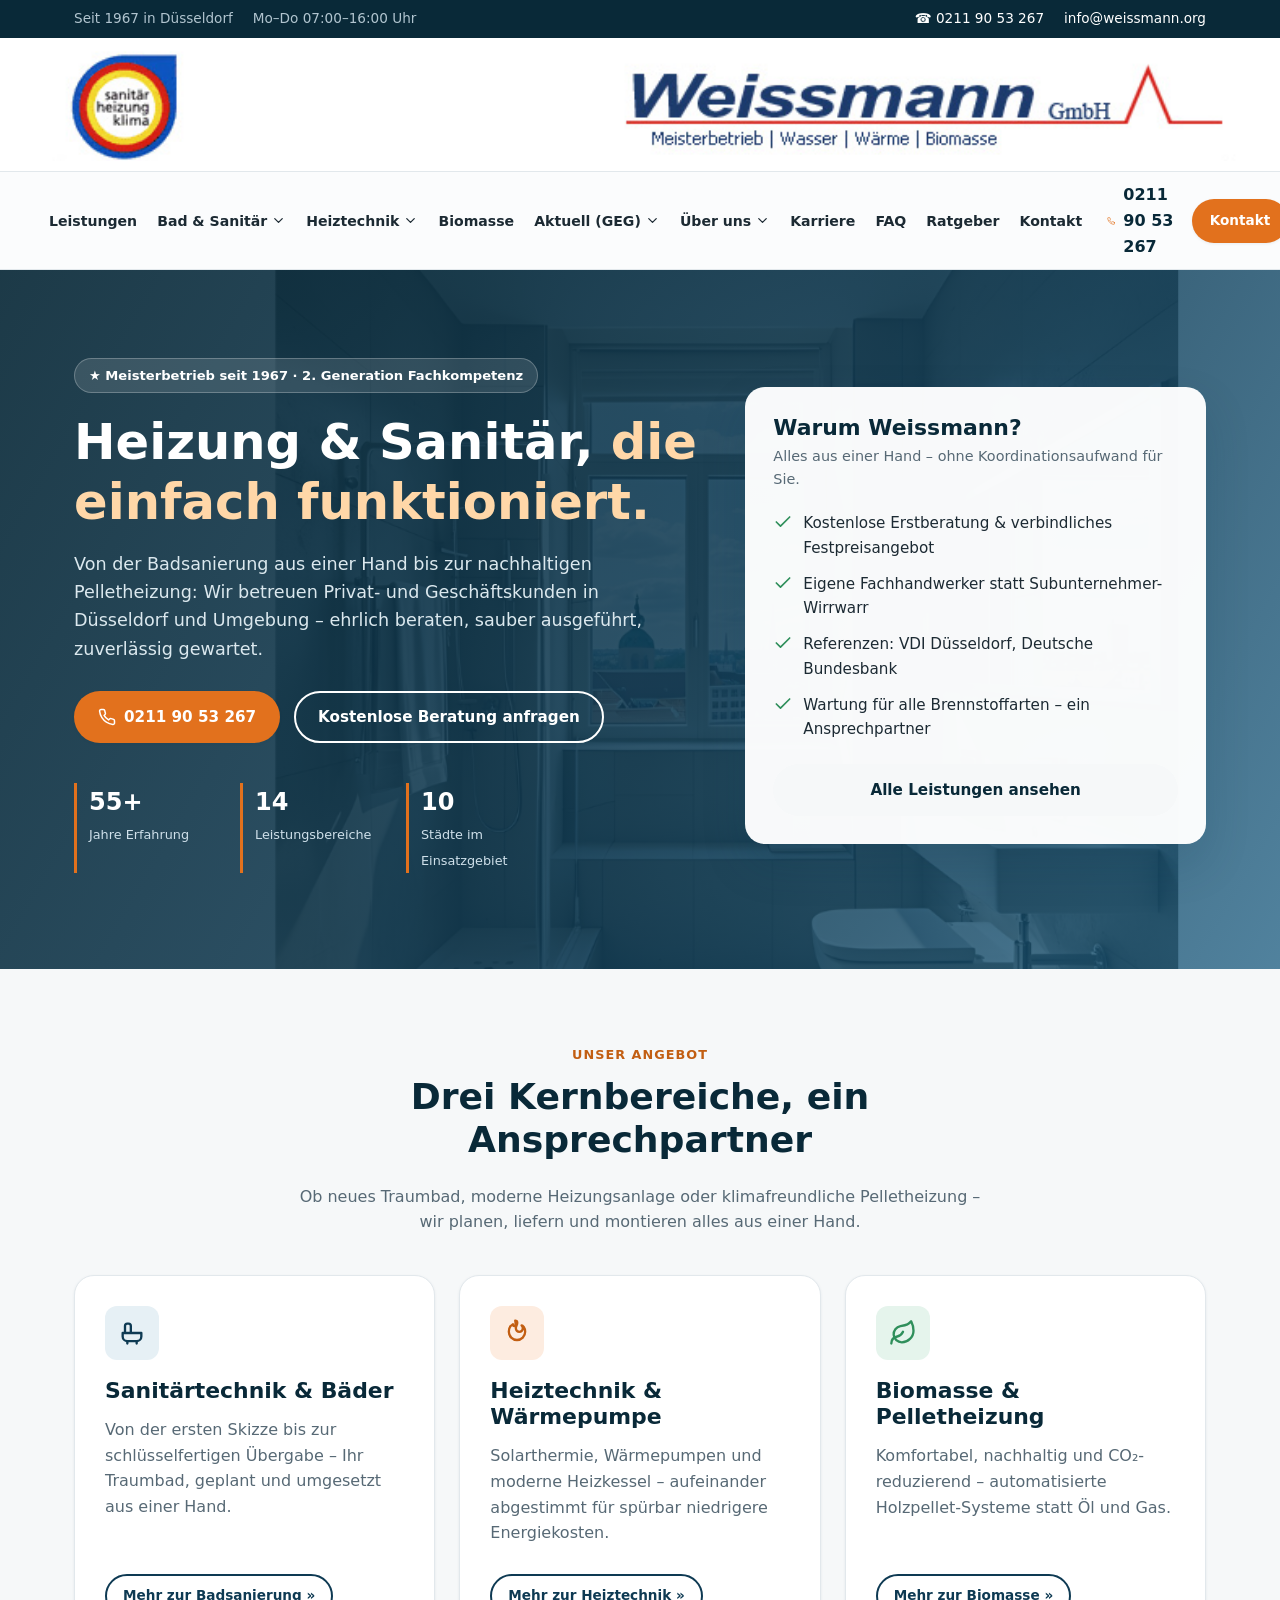
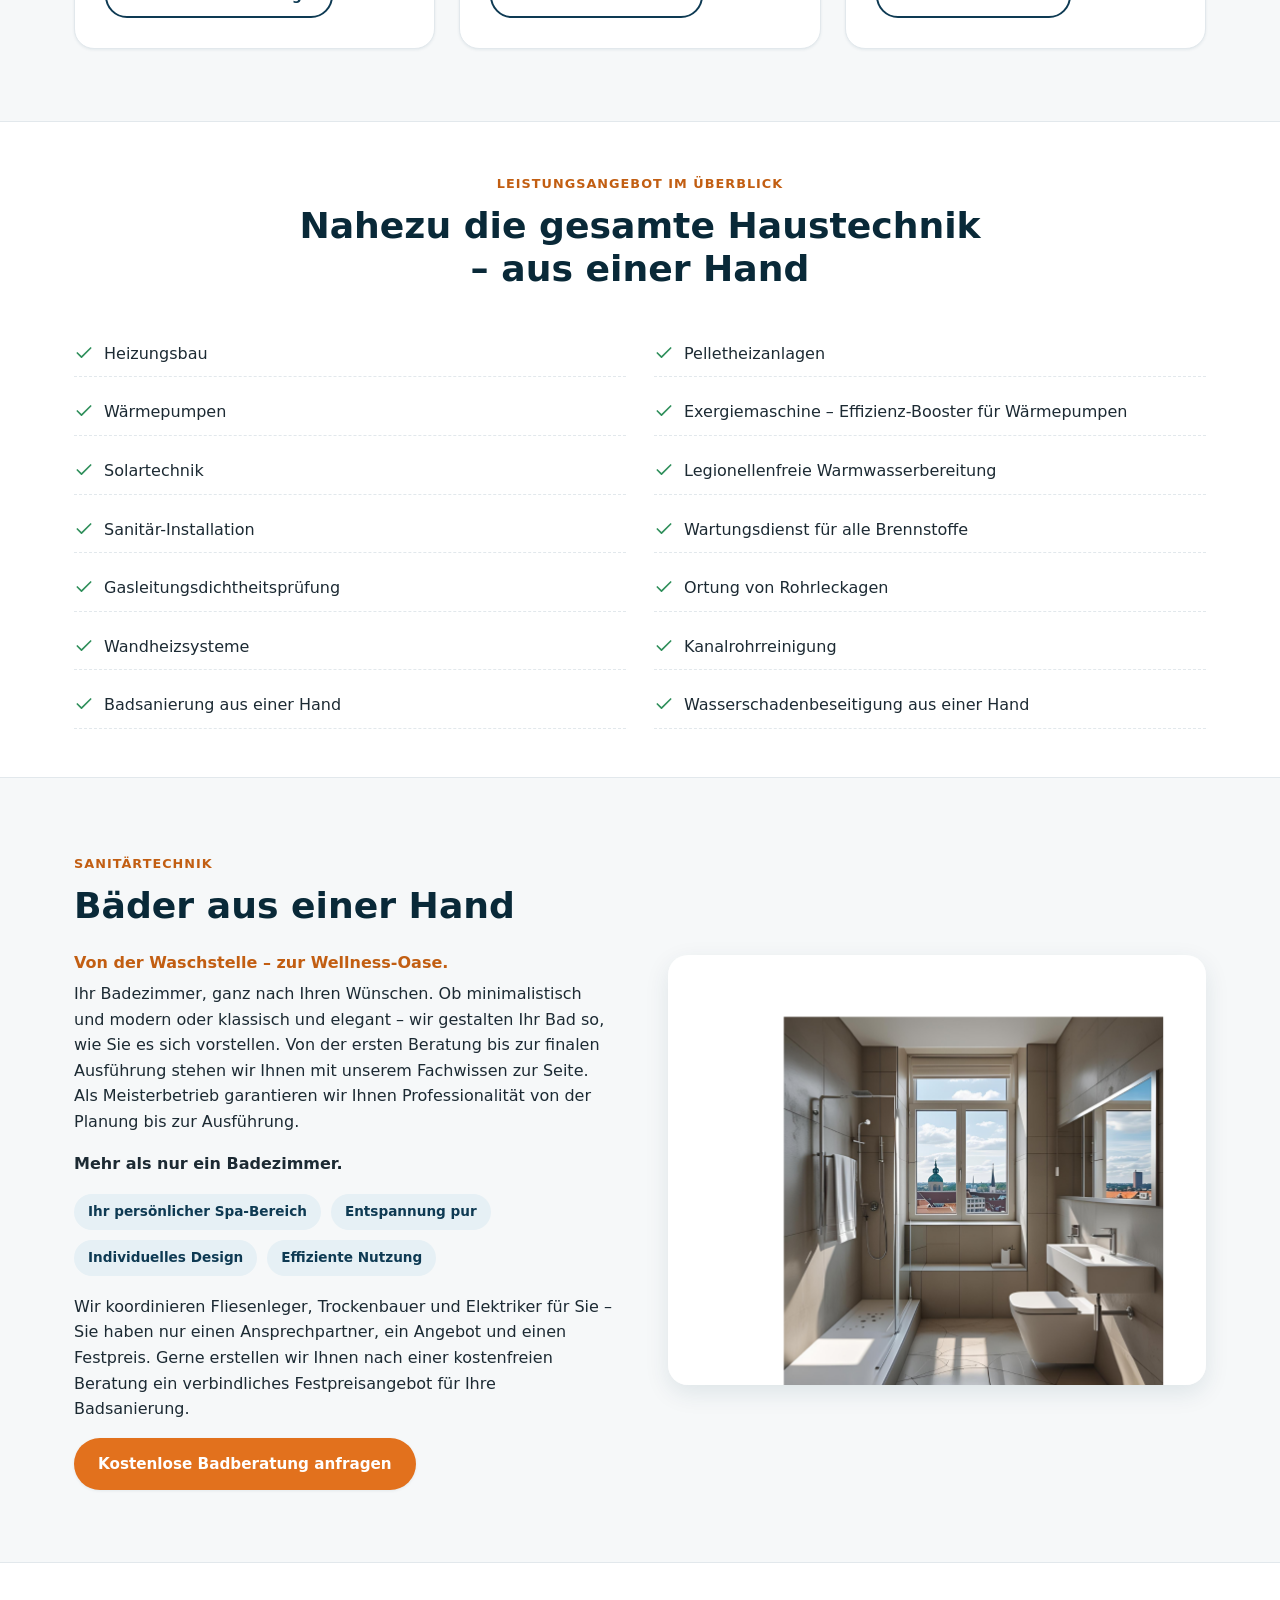
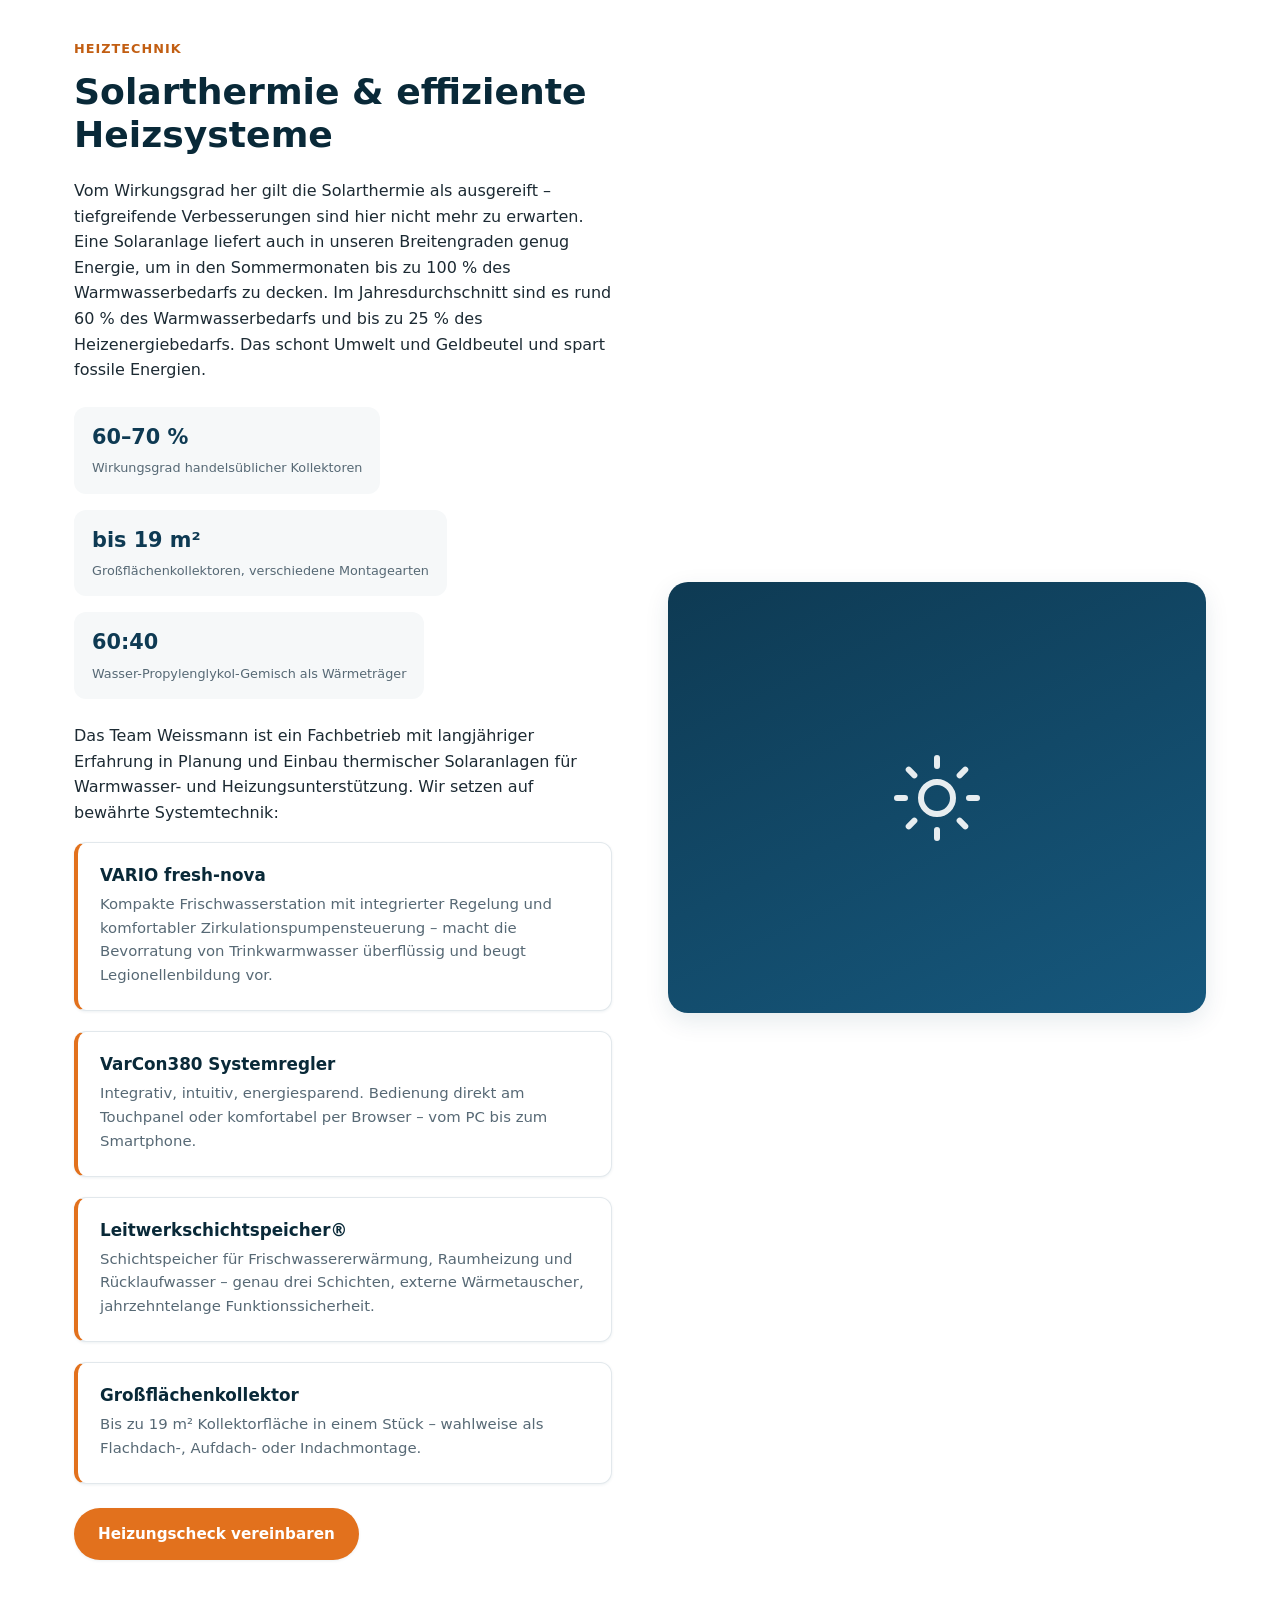
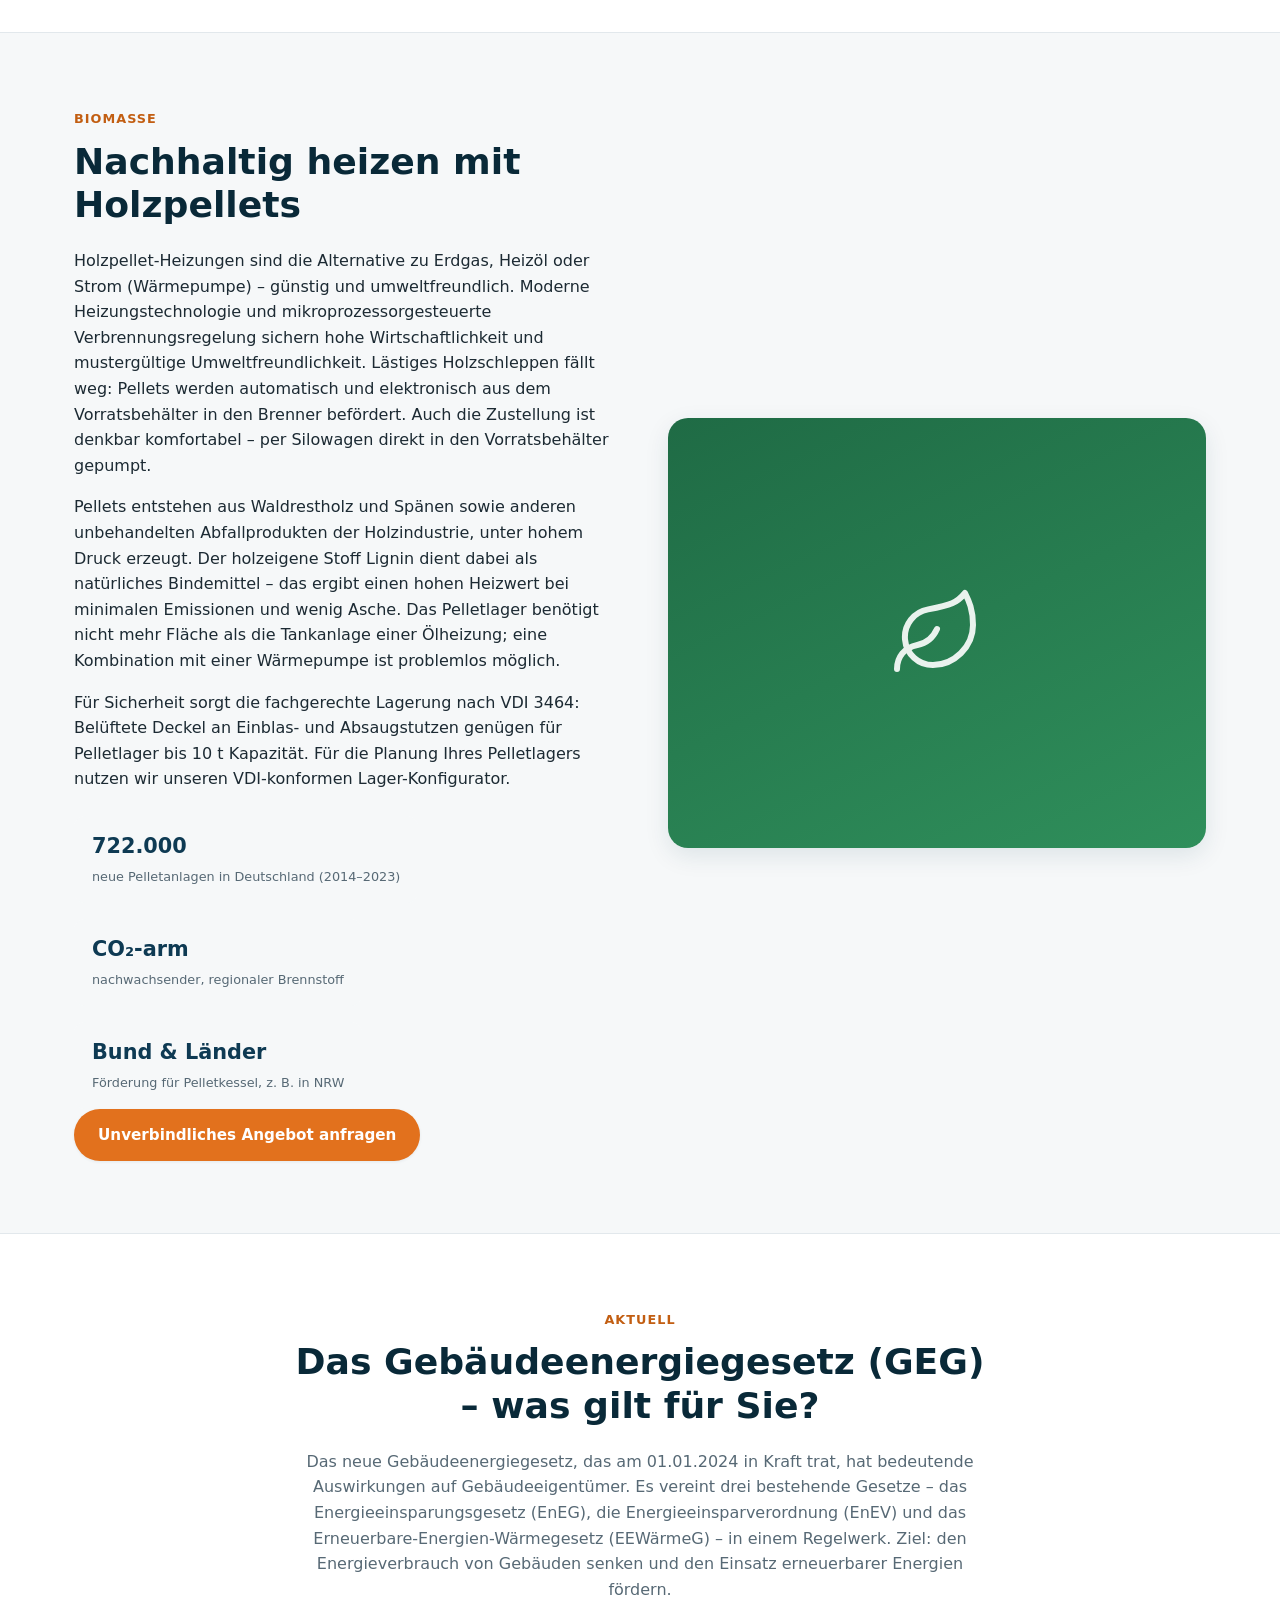
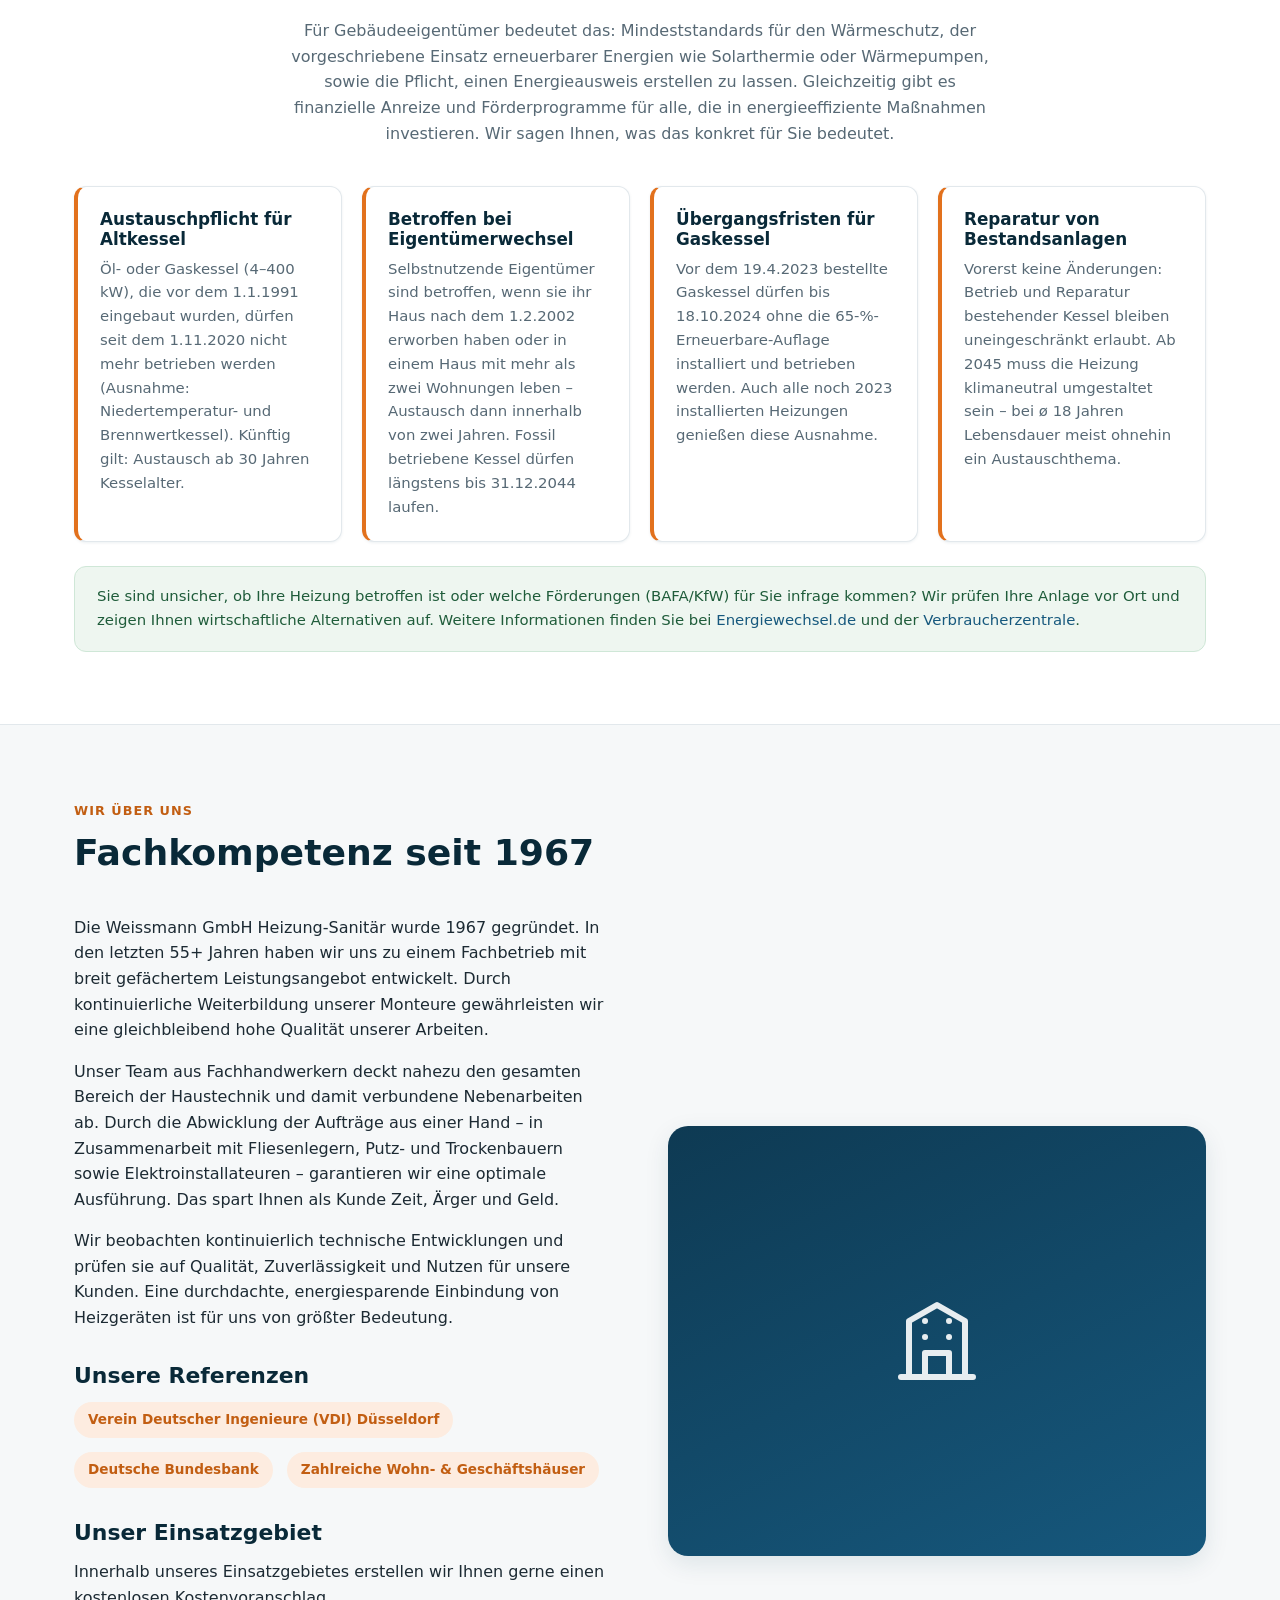
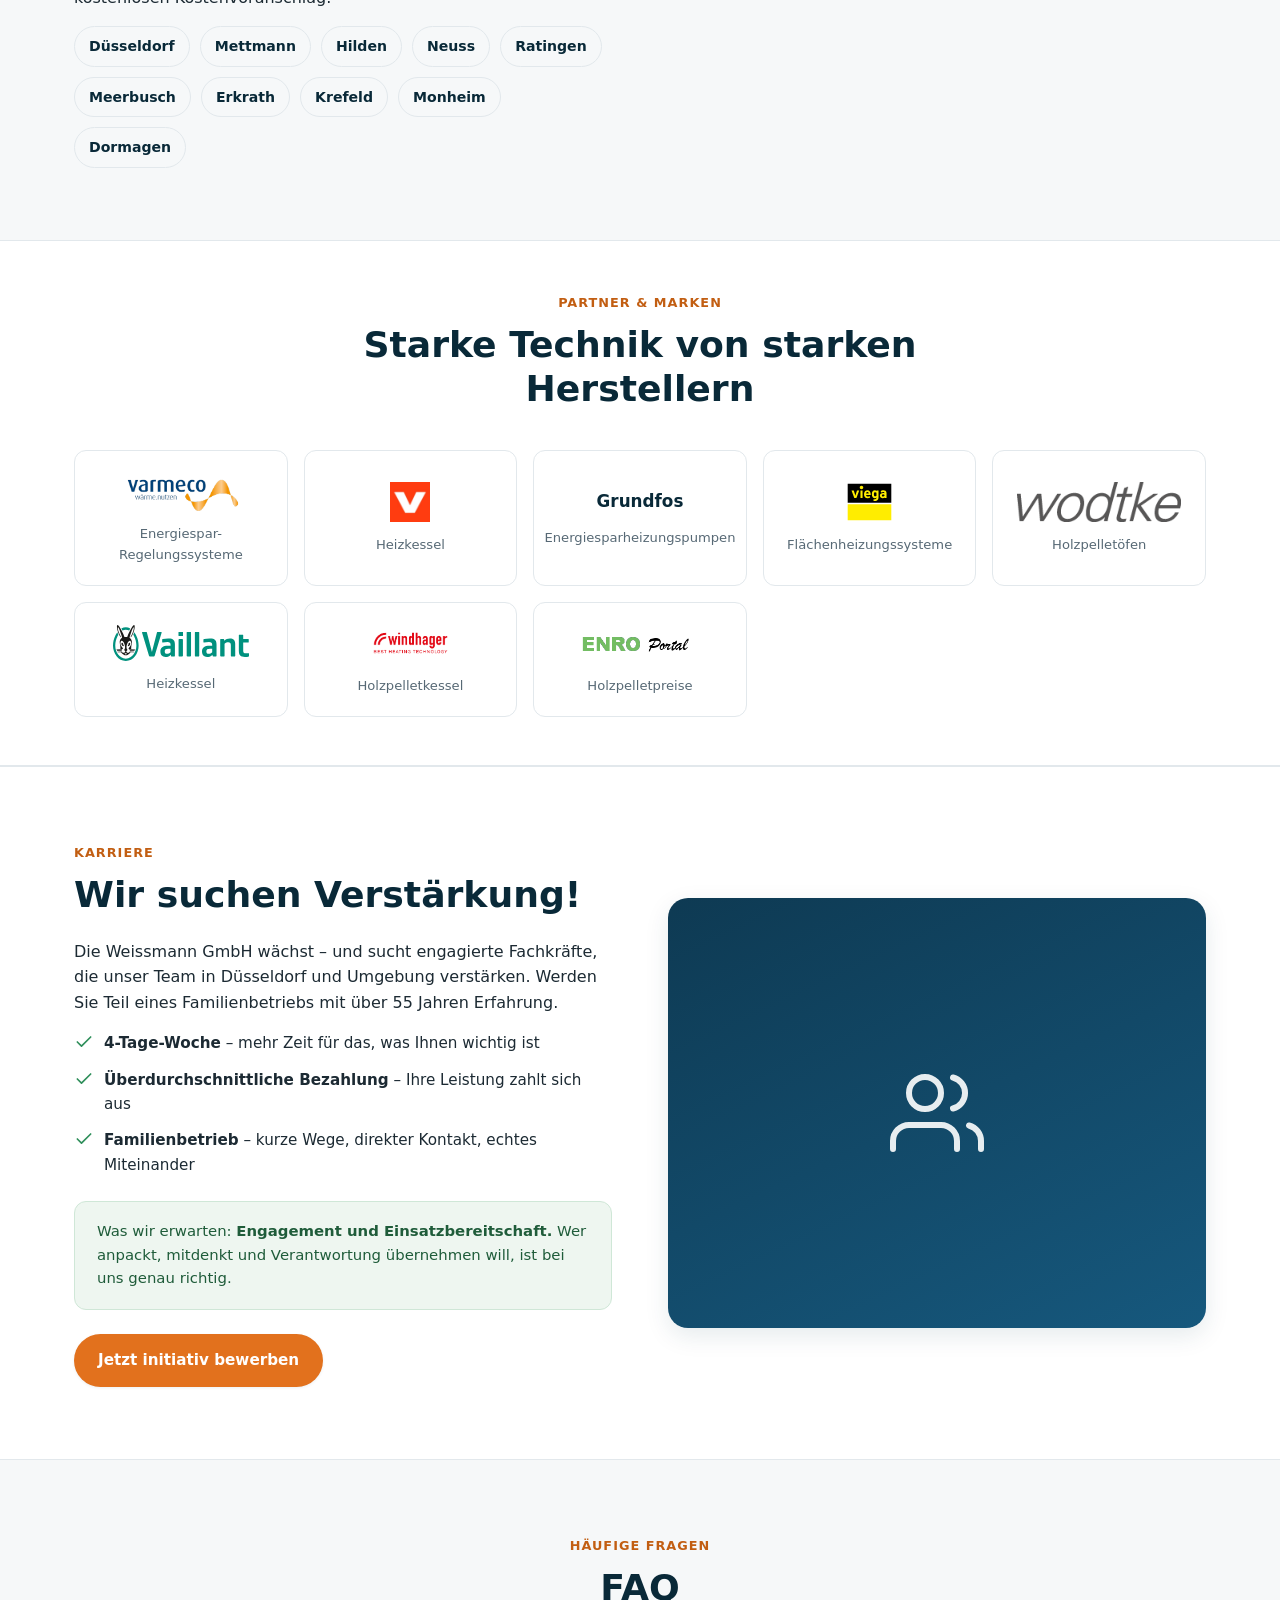
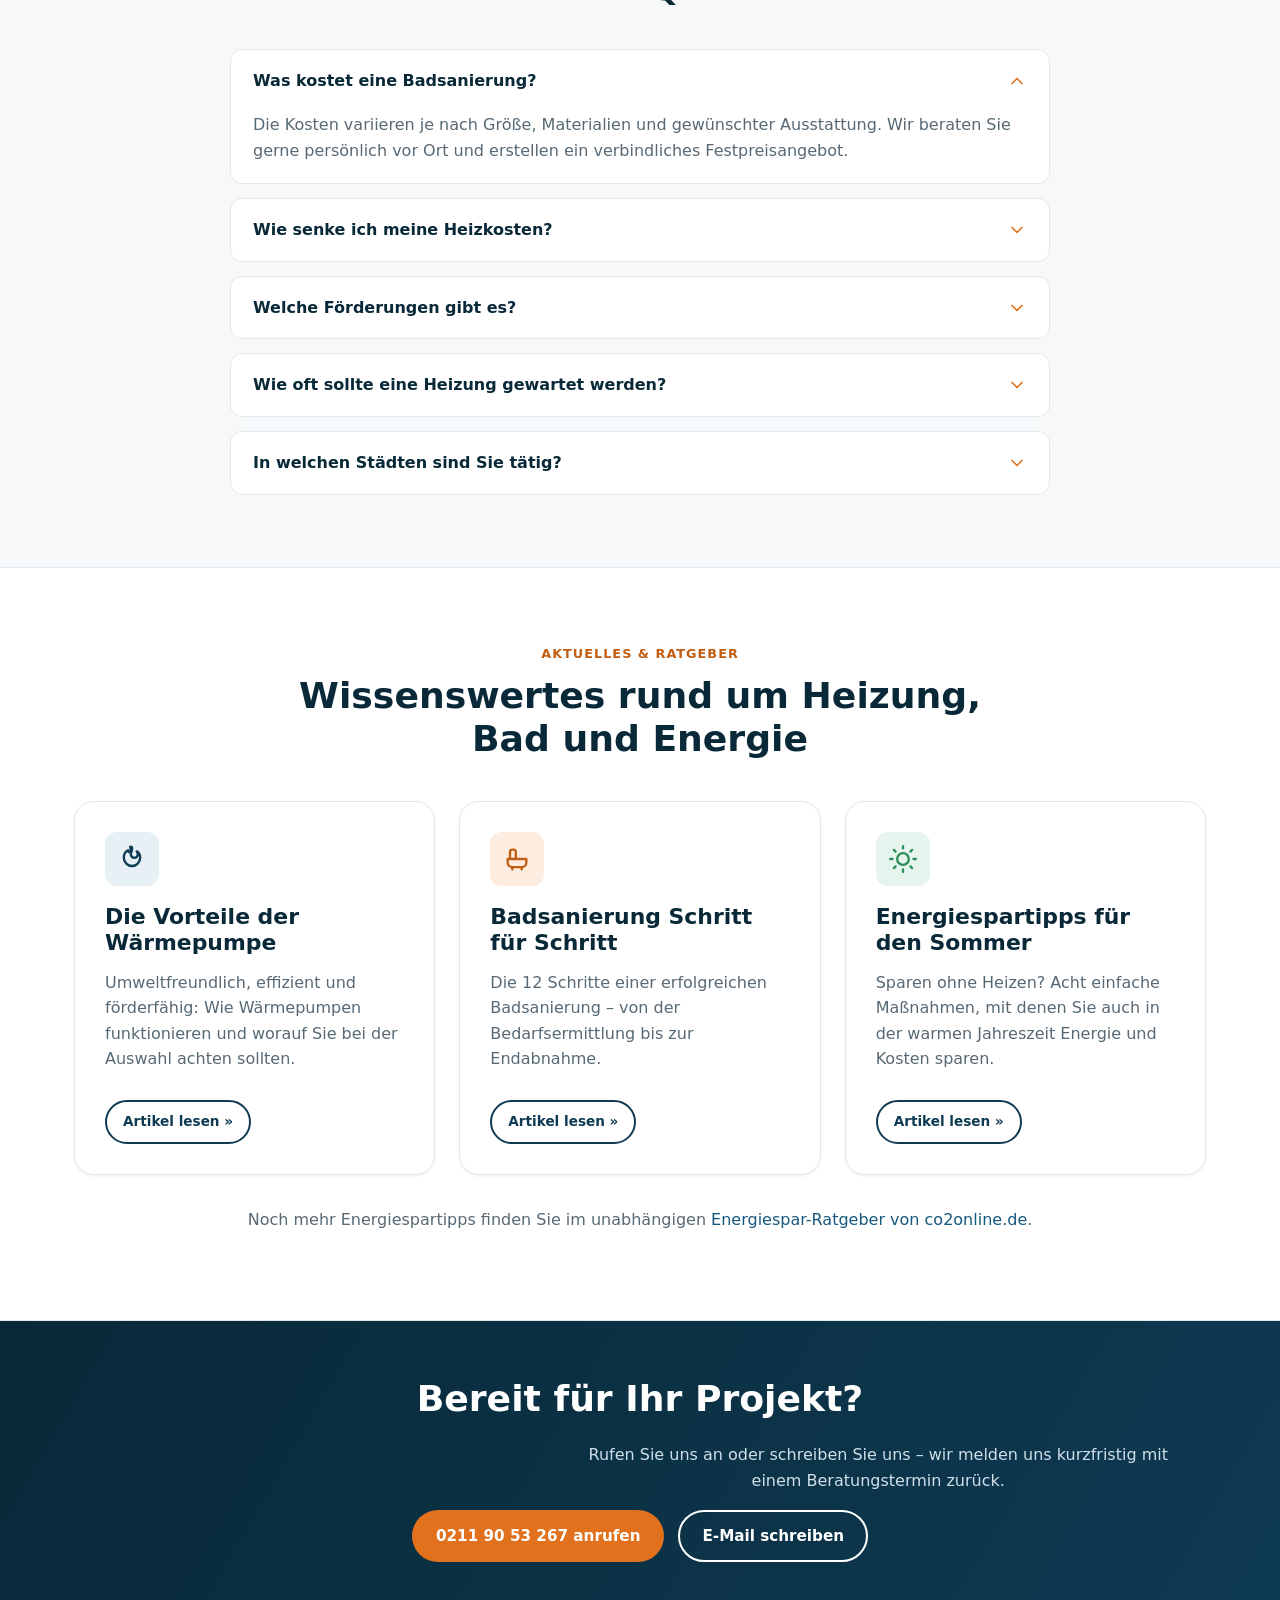
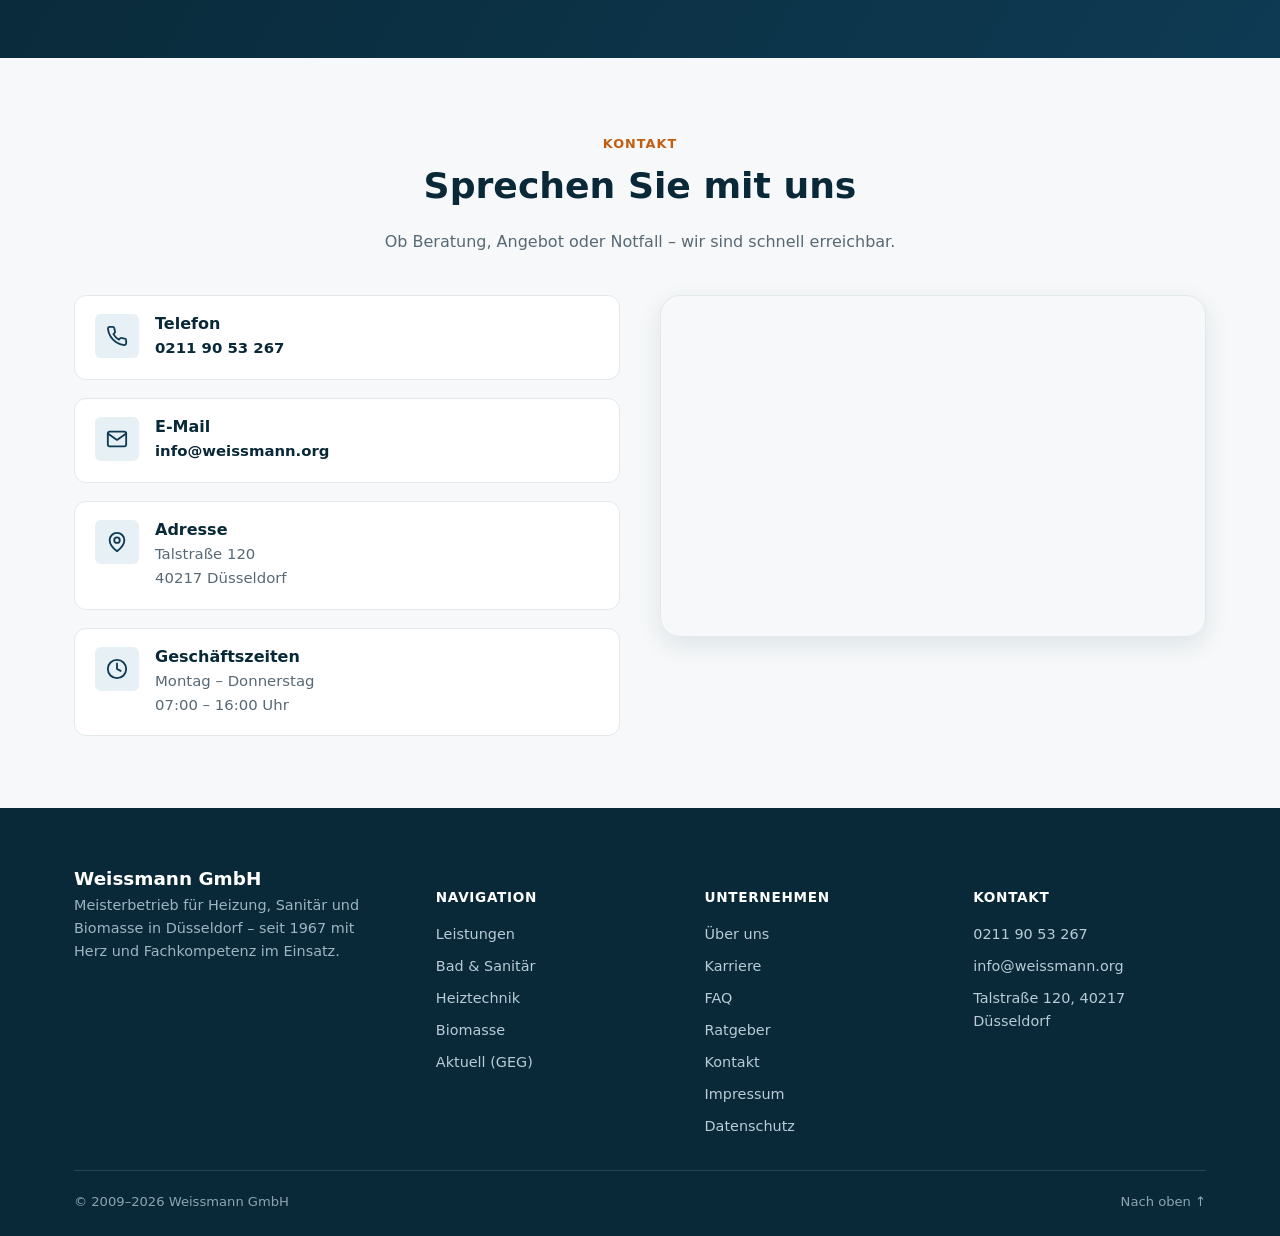
<file: index.html>
<!DOCTYPE html>
<html lang="de">
<head>
<meta charset="UTF-8" />
<meta name="viewport" content="width=device-width, initial-scale=1.0" />
<title>Weissmann GmbH – Heizung, Sanitär & Biomasse in Düsseldorf | seit 1967</title>
<meta name="description" content="Weissmann GmbH: Meisterbetrieb für Heizungstechnik, Badsanierung und Pelletheizungen in Düsseldorf, Mettmann, Hilden, Neuss, Ratingen und Meerbusch. Seit 1967 – Festpreise, kostenlose Beratung." />
<meta name="keywords" content="Badsanierung, Sanitär, Heizung, Holzpellet, Wärmepumpe, Wartung, Düsseldorf, Mettmann, Neuss, Ratingen, Hilden, Meerbusch" />
<meta name="robots" content="index, follow" />
<link rel="canonical" href="https://www.weissmann-gmbh.de/" />
<link rel="icon" href="images/favicon.svg" type="image/svg+xml" />
<link rel="stylesheet" href="css/style.css" />

<meta property="og:type" content="website" />
<meta property="og:title" content="Weissmann GmbH – Heizung, Sanitär & Biomasse in Düsseldorf" />
<meta property="og:description" content="Meisterbetrieb für Heizung, Sanitär und Pelletheizungen. Seit 1967 in Düsseldorf und Umgebung." />

<script type="application/ld+json">
{
  "@context": "https://schema.org",
  "@type": "HVACBusiness",
  "name": "Weissmann GmbH",
  "image": "https://www.weissmann-gmbh.de/images/bad-dusche.png",
  "telephone": "+49-211-9053267",
  "email": "info@weissmann.org",
  "foundingDate": "1967",
  "address": {
    "@type": "PostalAddress",
    "streetAddress": "Talstraße 120",
    "postalCode": "40217",
    "addressLocality": "Düsseldorf",
    "addressCountry": "DE"
  },
  "areaServed": ["Düsseldorf", "Mettmann", "Hilden", "Neuss", "Ratingen", "Meerbusch", "Erkrath", "Krefeld", "Monheim", "Dormagen"],
  "openingHoursSpecification": {
    "@type": "OpeningHoursSpecification",
    "dayOfWeek": ["Monday", "Tuesday", "Wednesday", "Thursday"],
    "opens": "07:00",
    "closes": "16:00"
  },
  "url": "https://www.weissmann-gmbh.de/"
}
</script>
</head>
<body>
<a class="skip-link" href="#main-content">Zum Inhalt springen</a>

<!-- Top utility bar -->
<div class="topbar">
  <div class="container">
    <div class="topbar__links">
      <span>Seit 1967 in Düsseldorf</span>
      <span>Mo–Do 07:00–16:00 Uhr</span>
    </div>
    <div class="topbar__links">
      <a href="tel:+492119053267">☎ 0211 90 53 267</a>
      <a href="mailto:info@weissmann.org">info@weissmann.org</a>
    </div>
  </div>
</div>

<!-- Header -->
<div class="site-header-wrap">
  <header class="site-header">
    <div class="container site-header__logo-row">
      <a href="#main-content" class="brand" aria-label="Weissmann GmbH – Startseite">
        <img class="brand__logo" src="images/logo-clean.png" width="739" height="70" alt="Weissmann GmbH – Meisterbetrieb | Wasser | Wärme | Biomasse" />
      </a>
    </div>
  </header>

  <div class="subnav">
    <div class="container subnav__inner">
      <nav class="main-nav" id="mainNav" aria-label="Hauptnavigation">
        <div class="main-nav__close">
          <button type="button" id="navClose" aria-label="Menü schließen">
            <svg viewBox="0 0 24 24" fill="none" stroke="currentColor" stroke-width="2" stroke-linecap="round"><path d="M18 6 6 18M6 6l12 12"/></svg>
          </button>
        </div>
        <ul>
          <li><a href="#leistungen">Leistungen</a></li>

          <li class="has-dropdown">
            <button type="button" class="nav-parent" aria-expanded="false">
              Bad &amp; Sanitär
              <svg viewBox="0 0 24 24" fill="none" stroke="currentColor" stroke-width="2" stroke-linecap="round" stroke-linejoin="round"><path d="m6 9 6 6 6-6"/></svg>
            </button>
            <ul class="dropdown">
              <li><a href="#bad">Bäder aus einer Hand</a></li>
              <li><a href="ratgeber-badsanierung.html">Anleitung Sanierung</a></li>
              <li><a href="ratgeber-trinkwasserguete.html">Trinkwassergüte</a></li>
              <li><a href="ratgeber-frischwassertechnik.html">Frischwassertechnik</a></li>
            </ul>
          </li>

          <li class="has-dropdown">
            <button type="button" class="nav-parent" aria-expanded="false">
              Heiztechnik
              <svg viewBox="0 0 24 24" fill="none" stroke="currentColor" stroke-width="2" stroke-linecap="round" stroke-linejoin="round"><path d="m6 9 6 6 6-6"/></svg>
            </button>
            <ul class="dropdown">
              <li><a href="#heiztechnik">Solarthermie &amp; Heizsysteme</a></li>
              <li><a href="ratgeber-technikinformation.html">Technikinformation</a></li>
              <li><a href="ratgeber-brennwert.html">Brennwert</a></li>
              <li><a href="ratgeber-waermepumpe.html">Wärmepumpe</a></li>
              <li><a href="ratgeber-exergiemaschine.html">Exergiemaschine</a></li>
              <li><a href="ratgeber-energiesparinfos.html">Energiespar-Informationen</a></li>
              <li><a href="ratgeber-sommer.html">Sparen im Sommer</a></li>
              <li><a href="ratgeber-referenzanlagen.html">Referenzanlagen</a></li>
              <li><a href="ratgeber-wartung.html">Wartung</a></li>
              <li><a href="ratgeber-raumregelung.html">Raum-Regelung</a></li>
            </ul>
          </li>

          <li><a href="#biomasse">Biomasse</a></li>

          <li class="has-dropdown">
            <button type="button" class="nav-parent" aria-expanded="false">
              Aktuell (GEG)
              <svg viewBox="0 0 24 24" fill="none" stroke="currentColor" stroke-width="2" stroke-linecap="round" stroke-linejoin="round"><path d="m6 9 6 6 6-6"/></svg>
            </button>
            <ul class="dropdown">
              <li><a href="#aktuell">Gebäudeenergiegesetz</a></li>
              <li><a href="ratgeber-sommer.html">Energiesparen im Sommer</a></li>
            </ul>
          </li>

          <li class="has-dropdown">
            <button type="button" class="nav-parent" aria-expanded="false">
              Über uns
              <svg viewBox="0 0 24 24" fill="none" stroke="currentColor" stroke-width="2" stroke-linecap="round" stroke-linejoin="round"><path d="m6 9 6 6 6-6"/></svg>
            </button>
            <ul class="dropdown">
              <li><a href="#ueber-uns">Unsere Firmenhistorie</a></li>
              <li><a href="#einsatzgebiet">Einsatzgebiet</a></li>
            </ul>
          </li>

          <li><a href="#karriere">Karriere</a></li>
          <li><a href="#faq">FAQ</a></li>
          <li><a href="#ratgeber">Ratgeber</a></li>
          <li><a href="#kontakt">Kontakt</a></li>
        </ul>
        <div class="main-nav__cta">
          <a href="tel:+492119053267" class="btn btn--accent btn--block">Jetzt anrufen</a>
          <a href="#kontakt" class="btn btn--outline btn--block">Kontakt aufnehmen</a>
        </div>
      </nav>

      <div class="header-actions">
        <a class="header-phone" href="tel:+492119053267">
          <svg viewBox="0 0 24 24" fill="none" stroke="currentColor" stroke-width="2" stroke-linecap="round" stroke-linejoin="round"><path d="M22 16.92v3a2 2 0 0 1-2.18 2 19.79 19.79 0 0 1-8.63-3.07 19.5 19.5 0 0 1-6-6 19.79 19.79 0 0 1-3.07-8.67A2 2 0 0 1 4.11 2h3a2 2 0 0 1 2 1.72c.127.96.362 1.903.7 2.81a2 2 0 0 1-.45 2.11L8.09 9.91a16 16 0 0 0 6 6l1.27-1.27a2 2 0 0 1 2.11-.45c.907.338 1.85.573 2.81.7A2 2 0 0 1 22 16.92z"/></svg>
          <span>0211 90 53 267</span>
        </a>
        <a href="#kontakt" class="btn btn--accent btn--sm">Kontakt</a>
        <button class="nav-toggle" id="navToggle" aria-label="Menü öffnen" aria-expanded="false" aria-controls="mainNav">
          <svg viewBox="0 0 24 24" fill="none" stroke="currentColor" stroke-width="2" stroke-linecap="round"><path d="M3 6h18M3 12h18M3 18h18"/></svg>
        </button>
      </div>
    </div>
  </div>
</div>

<div class="nav-scrim" id="navScrim"></div>

<main id="main-content">

  <!-- HERO -->
  <section class="hero">
    <div class="container">
      <div>
        <span class="hero__badge">★ Meisterbetrieb seit 1967 · 2. Generation Fachkompetenz</span>
        <h1>Heizung &amp; Sanitär, <span>die einfach funktioniert.</span></h1>
        <p class="lead">Von der Badsanierung aus einer Hand bis zur nachhaltigen Pelletheizung: Wir betreuen Privat- und Geschäftskunden in Düsseldorf und Umgebung – ehrlich beraten, sauber ausgeführt, zuverlässig gewartet.</p>
        <div class="hero__actions">
          <a href="tel:+492119053267" class="btn btn--accent">
            <svg viewBox="0 0 24 24" fill="none" stroke="currentColor" stroke-width="2" stroke-linecap="round" stroke-linejoin="round"><path d="M22 16.92v3a2 2 0 0 1-2.18 2 19.79 19.79 0 0 1-8.63-3.07 19.5 19.5 0 0 1-6-6 19.79 19.79 0 0 1-3.07-8.67A2 2 0 0 1 4.11 2h3a2 2 0 0 1 2 1.72c.127.96.362 1.903.7 2.81a2 2 0 0 1-.45 2.11L8.09 9.91a16 16 0 0 0 6 6l1.27-1.27a2 2 0 0 1 2.11-.45c.907.338 1.85.573 2.81.7A2 2 0 0 1 22 16.92z"/></svg>
            0211 90 53 267
          </a>
          <a href="#kontakt" class="btn btn--outline" style="border-color:#fff;color:#fff;">Kostenlose Beratung anfragen</a>
        </div>
        <div class="hero__stats">
          <div><strong>55+</strong><span>Jahre Erfahrung</span></div>
          <div><strong>14</strong><span>Leistungsbereiche</span></div>
          <div><strong>10</strong><span>Städte im Einsatzgebiet</span></div>
        </div>
      </div>

      <div class="hero__card">
        <h3>Warum Weissmann?</h3>
        <p class="muted">Alles aus einer Hand – ohne Koordinationsaufwand für Sie.</p>
        <ul>
          <li>
            <svg viewBox="0 0 24 24" fill="none" stroke="currentColor" stroke-width="2" stroke-linecap="round" stroke-linejoin="round"><path d="M20 6 9 17l-5-5"/></svg>
            Kostenlose Erstberatung &amp; verbindliches Festpreisangebot
          </li>
          <li>
            <svg viewBox="0 0 24 24" fill="none" stroke="currentColor" stroke-width="2" stroke-linecap="round" stroke-linejoin="round"><path d="M20 6 9 17l-5-5"/></svg>
            Eigene Fachhandwerker statt Subunternehmer-Wirrwarr
          </li>
          <li>
            <svg viewBox="0 0 24 24" fill="none" stroke="currentColor" stroke-width="2" stroke-linecap="round" stroke-linejoin="round"><path d="M20 6 9 17l-5-5"/></svg>
            Referenzen: VDI Düsseldorf, Deutsche Bundesbank
          </li>
          <li>
            <svg viewBox="0 0 24 24" fill="none" stroke="currentColor" stroke-width="2" stroke-linecap="round" stroke-linejoin="round"><path d="M20 6 9 17l-5-5"/></svg>
            Wartung für alle Brennstoffarten – ein Ansprechpartner
          </li>
        </ul>
        <a href="#leistungen" class="btn btn--ghost btn--block">Alle Leistungen ansehen</a>
      </div>
    </div>
  </section>

  <!-- LEISTUNGEN -->
  <section id="leistungen" class="section">
    <div class="container">
      <div class="section-head center">
        <span class="eyebrow">Unser Angebot</span>
        <h2>Drei Kernbereiche, ein Ansprechpartner</h2>
        <p>Ob neues Traumbad, moderne Heizungsanlage oder klimafreundliche Pelletheizung – wir planen, liefern und montieren alles aus einer Hand.</p>
      </div>

      <div class="cards-3">
        <article class="service-card blue">
          <div class="service-card__icon">
            <svg viewBox="0 0 24 24" fill="none" stroke="currentColor" stroke-width="2" stroke-linecap="round" stroke-linejoin="round"><path d="M4 12h16M6 12V6a2 2 0 0 1 2-2h1a2 2 0 0 1 2 2v6M4 12v3a4 4 0 0 0 4 4h8a4 4 0 0 0 4-4v-3"/><path d="M8 19v2M16 19v2"/></svg>
          </div>
          <h3>Sanitärtechnik &amp; Bäder</h3>
          <p>Von der ersten Skizze bis zur schlüsselfertigen Übergabe – Ihr Traumbad, geplant und umgesetzt aus einer Hand.</p>
          <a href="#bad" class="btn btn--outline btn--sm">Mehr zur Badsanierung »</a>
        </article>

        <article class="service-card orange">
          <div class="service-card__icon">
            <svg viewBox="0 0 24 24" fill="none" stroke="currentColor" stroke-width="2" stroke-linecap="round" stroke-linejoin="round"><path d="M12 2c1 2.5-1 3.5-1 6a3 3 0 0 0 6 0c0-1-.5-2-1-2.5.8 0 3 1.5 3 5.5a7 7 0 1 1-14 0c0-4 2.5-6 3.5-6.5-.3.8 0 1.5 1 1.5 1.5 0 1.5-2 1-4.5.6.1 1.1.3 1.5.5z"/></svg>
          </div>
          <h3>Heiztechnik &amp; Wärmepumpe</h3>
          <p>Solarthermie, Wärmepumpen und moderne Heizkessel – aufeinander abgestimmt für spürbar niedrigere Energiekosten.</p>
          <a href="#heiztechnik" class="btn btn--outline btn--sm">Mehr zur Heiztechnik »</a>
        </article>

        <article class="service-card green">
          <div class="service-card__icon">
            <svg viewBox="0 0 24 24" fill="none" stroke="currentColor" stroke-width="2" stroke-linecap="round" stroke-linejoin="round"><path d="M11 20A7 7 0 0 1 9.8 6.1C15.5 5 17 4.48 19 2c1 2 2 4.18 2 8 0 5.5-4.78 10-10 10Z"/><path d="M2 21c0-3 1.85-5.36 5.08-6C9.5 14.52 11 13.24 12 11"/></svg>
          </div>
          <h3>Biomasse &amp; Pelletheizung</h3>
          <p>Komfortabel, nachhaltig und CO₂-reduzierend – automatisierte Holzpellet-Systeme statt Öl und Gas.</p>
          <a href="#biomasse" class="btn btn--outline btn--sm">Mehr zur Biomasse »</a>
        </article>
      </div>
    </div>
  </section>

  <!-- LEISTUNGSANGEBOT LISTE -->
  <section class="section section--muted section--tight">
    <div class="container">
      <div class="section-head center">
        <span class="eyebrow">Leistungsangebot im Überblick</span>
        <h2>Nahezu die gesamte Haustechnik – aus einer Hand</h2>
      </div>
      <ul class="checklist">
        <li><svg viewBox="0 0 24 24" fill="none" stroke="currentColor" stroke-width="2" stroke-linecap="round" stroke-linejoin="round"><path d="M20 6 9 17l-5-5"/></svg>Heizungsbau</li>
        <li><svg viewBox="0 0 24 24" fill="none" stroke="currentColor" stroke-width="2" stroke-linecap="round" stroke-linejoin="round"><path d="M20 6 9 17l-5-5"/></svg>Pelletheizanlagen</li>
        <li><svg viewBox="0 0 24 24" fill="none" stroke="currentColor" stroke-width="2" stroke-linecap="round" stroke-linejoin="round"><path d="M20 6 9 17l-5-5"/></svg>Wärmepumpen</li>
        <li><svg viewBox="0 0 24 24" fill="none" stroke="currentColor" stroke-width="2" stroke-linecap="round" stroke-linejoin="round"><path d="M20 6 9 17l-5-5"/></svg>Exergiemaschine – Effizienz-Booster für Wärmepumpen</li>
        <li><svg viewBox="0 0 24 24" fill="none" stroke="currentColor" stroke-width="2" stroke-linecap="round" stroke-linejoin="round"><path d="M20 6 9 17l-5-5"/></svg>Solartechnik</li>
        <li><svg viewBox="0 0 24 24" fill="none" stroke="currentColor" stroke-width="2" stroke-linecap="round" stroke-linejoin="round"><path d="M20 6 9 17l-5-5"/></svg>Legionellenfreie Warmwasserbereitung</li>
        <li><svg viewBox="0 0 24 24" fill="none" stroke="currentColor" stroke-width="2" stroke-linecap="round" stroke-linejoin="round"><path d="M20 6 9 17l-5-5"/></svg>Sanitär-Installation</li>
        <li><svg viewBox="0 0 24 24" fill="none" stroke="currentColor" stroke-width="2" stroke-linecap="round" stroke-linejoin="round"><path d="M20 6 9 17l-5-5"/></svg>Wartungsdienst für alle Brennstoffe</li>
        <li><svg viewBox="0 0 24 24" fill="none" stroke="currentColor" stroke-width="2" stroke-linecap="round" stroke-linejoin="round"><path d="M20 6 9 17l-5-5"/></svg>Gasleitungsdichtheitsprüfung</li>
        <li><svg viewBox="0 0 24 24" fill="none" stroke="currentColor" stroke-width="2" stroke-linecap="round" stroke-linejoin="round"><path d="M20 6 9 17l-5-5"/></svg>Ortung von Rohrleckagen</li>
        <li><svg viewBox="0 0 24 24" fill="none" stroke="currentColor" stroke-width="2" stroke-linecap="round" stroke-linejoin="round"><path d="M20 6 9 17l-5-5"/></svg>Wandheizsysteme</li>
        <li><svg viewBox="0 0 24 24" fill="none" stroke="currentColor" stroke-width="2" stroke-linecap="round" stroke-linejoin="round"><path d="M20 6 9 17l-5-5"/></svg>Kanalrohrreinigung</li>
        <li><svg viewBox="0 0 24 24" fill="none" stroke="currentColor" stroke-width="2" stroke-linecap="round" stroke-linejoin="round"><path d="M20 6 9 17l-5-5"/></svg>Badsanierung aus einer Hand</li>
        <li><svg viewBox="0 0 24 24" fill="none" stroke="currentColor" stroke-width="2" stroke-linecap="round" stroke-linejoin="round"><path d="M20 6 9 17l-5-5"/></svg>Wasserschadenbeseitigung aus einer Hand</li>
      </ul>
    </div>
  </section>

  <!-- BAD -->
  <section id="bad" class="section">
    <div class="container">
      <div class="split">
        <div>
          <span class="eyebrow">Sanitärtechnik</span>
          <h2>Bäder aus einer Hand</h2>
          <p style="color:var(--color-accent-dark); font-weight:700; margin-bottom:6px;">Von der Waschstelle – zur Wellness-Oase.</p>
          <p>Ihr Badezimmer, ganz nach Ihren Wünschen. Ob minimalistisch und modern oder klassisch und elegant – wir gestalten Ihr Bad so, wie Sie es sich vorstellen. Von der ersten Beratung bis zur finalen Ausführung stehen wir Ihnen mit unserem Fachwissen zur Seite. Als Meisterbetrieb garantieren wir Ihnen Professionalität von der Planung bis zur Ausführung.</p>
          <p><strong>Mehr als nur ein Badezimmer.</strong></p>
          <div class="tag-list">
            <span class="tag">Ihr persönlicher Spa-Bereich</span>
            <span class="tag">Entspannung pur</span>
            <span class="tag">Individuelles Design</span>
            <span class="tag">Effiziente Nutzung</span>
          </div>
          <p>Wir koordinieren Fliesenleger, Trockenbauer und Elektriker für Sie – Sie haben nur einen Ansprechpartner, ein Angebot und einen Festpreis. Gerne erstellen wir Ihnen nach einer kostenfreien Beratung ein verbindliches Festpreisangebot für Ihre Badsanierung.</p>
          <a href="#kontakt" class="btn btn--accent">Kostenlose Badberatung anfragen</a>
        </div>
        <div class="split__media">
          <img src="images/bad-dusche.png" alt="Modernes, barrierefreies Badezimmer mit bodengleicher Dusche und großem Fenster" loading="lazy" />
        </div>
      </div>
    </div>
  </section>

  <!-- HEIZTECHNIK -->
  <section id="heiztechnik" class="section section--muted">
    <div class="container">
      <div class="split reverse">
        <div>
          <span class="eyebrow">Heiztechnik</span>
          <h2>Solarthermie &amp; effiziente Heizsysteme</h2>
          <p>Vom Wirkungsgrad her gilt die Solarthermie als ausgereift – tiefgreifende Verbesserungen sind hier nicht mehr zu erwarten. Eine Solaranlage liefert auch in unseren Breitengraden genug Energie, um in den Sommermonaten bis zu 100&nbsp;% des Warmwasserbedarfs zu decken. Im Jahresdurchschnitt sind es rund 60&nbsp;% des Warmwasserbedarfs und bis zu 25&nbsp;% des Heizenergiebedarfs. Das schont Umwelt und Geldbeutel und spart fossile Energien.</p>
          <div class="fact-row">
            <div class="fact"><strong>60–70 %</strong><span>Wirkungsgrad handelsüblicher Kollektoren</span></div>
            <div class="fact"><strong>bis 19 m²</strong><span>Großflächenkollektoren, verschiedene Montagearten</span></div>
            <div class="fact"><strong>60:40</strong><span>Wasser-Propylenglykol-Gemisch als Wärmeträger</span></div>
          </div>

          <p style="margin-top:24px;">Das Team Weissmann ist ein Fachbetrieb mit langjähriger Erfahrung in Planung und Einbau thermischer Solaranlagen für Warmwasser- und Heizungsunterstützung. Wir setzen auf bewährte Systemtechnik:</p>
          <div class="geg-grid" style="margin-top:8px;">
            <div class="geg-card">
              <h4>VARIO fresh-nova</h4>
              <p>Kompakte Frischwasserstation mit integrierter Regelung und komfortabler Zirkulationspumpensteuerung – macht die Bevorratung von Trinkwarmwasser überflüssig und beugt Legionellenbildung vor.</p>
            </div>
            <div class="geg-card">
              <h4>VarCon380 Systemregler</h4>
              <p>Integrativ, intuitiv, energiesparend. Bedienung direkt am Touchpanel oder komfortabel per Browser – vom PC bis zum Smartphone.</p>
            </div>
            <div class="geg-card">
              <h4>Leitwerkschichtspeicher®</h4>
              <p>Schichtspeicher für Frischwassererwärmung, Raumheizung und Rücklaufwasser – genau drei Schichten, externe Wärmetauscher, jahrzehntelange Funktionssicherheit.</p>
            </div>
            <div class="geg-card">
              <h4>Großflächenkollektor</h4>
              <p>Bis zu 19&nbsp;m² Kollektorfläche in einem Stück – wahlweise als Flachdach-, Aufdach- oder Indachmontage.</p>
            </div>
          </div>
          <a href="#kontakt" class="btn btn--accent" style="margin-top:24px;">Heizungscheck vereinbaren</a>
        </div>
        <div class="split__media split__media--placeholder grad-blue" aria-hidden="true">
          <svg viewBox="0 0 24 24" fill="none" stroke="#fff" stroke-width="1.5" stroke-linecap="round" stroke-linejoin="round"><circle cx="12" cy="12" r="4"/><path d="M12 2v2M12 20v2M4.93 4.93l1.41 1.41M17.66 17.66l1.41 1.41M2 12h2M20 12h2M6.34 17.66 4.93 19.07M19.07 4.93l-1.41 1.41"/></svg>
        </div>
      </div>
    </div>
  </section>

  <!-- BIOMASSE -->
  <section id="biomasse" class="section">
    <div class="container">
      <div class="split">
        <div>
          <span class="eyebrow">Biomasse</span>
          <h2>Nachhaltig heizen mit Holzpellets</h2>
          <p>Holzpellet-Heizungen sind die Alternative zu Erdgas, Heizöl oder Strom (Wärmepumpe) – günstig und umweltfreundlich. Moderne Heizungstechnologie und mikroprozessorgesteuerte Verbrennungsregelung sichern hohe Wirtschaftlichkeit und mustergültige Umweltfreundlichkeit. Lästiges Holzschleppen fällt weg: Pellets werden automatisch und elektronisch aus dem Vorratsbehälter in den Brenner befördert. Auch die Zustellung ist denkbar komfortabel – per Silowagen direkt in den Vorratsbehälter gepumpt.</p>
          <p>Pellets entstehen aus Waldrestholz und Spänen sowie anderen unbehandelten Abfallprodukten der Holzindustrie, unter hohem Druck erzeugt. Der holzeigene Stoff Lignin dient dabei als natürliches Bindemittel – das ergibt einen hohen Heizwert bei minimalen Emissionen und wenig Asche. Das Pelletlager benötigt nicht mehr Fläche als die Tankanlage einer Ölheizung; eine Kombination mit einer Wärmepumpe ist problemlos möglich.</p>
          <p>Für Sicherheit sorgt die fachgerechte Lagerung nach VDI 3464: Belüftete Deckel an Einblas- und Absaugstutzen genügen für Pelletlager bis 10&nbsp;t Kapazität. Für die Planung Ihres Pelletlagers nutzen wir unseren VDI-konformen Lager-Konfigurator.</p>
          <div class="fact-row">
            <div class="fact"><strong>722.000</strong><span>neue Pelletanlagen in Deutschland (2014–2023)</span></div>
            <div class="fact"><strong>CO₂-arm</strong><span>nachwachsender, regionaler Brennstoff</span></div>
            <div class="fact"><strong>Bund &amp; Länder</strong><span>Förderung für Pelletkessel, z. B. in NRW</span></div>
          </div>
          <a href="#kontakt" class="btn btn--accent">Unverbindliches Angebot anfragen</a>
        </div>
        <div class="split__media split__media--placeholder grad-green" aria-hidden="true">
          <svg viewBox="0 0 24 24" fill="none" stroke="#fff" stroke-width="1.5" stroke-linecap="round" stroke-linejoin="round"><path d="M11 20A7 7 0 0 1 9.8 6.1C15.5 5 17 4.48 19 2c1 2 2 4.18 2 8 0 5.5-4.78 10-10 10Z"/><path d="M2 21c0-3 1.85-5.36 5.08-6C9.5 14.52 11 13.24 12 11"/></svg>
        </div>
      </div>
    </div>
  </section>

  <!-- AKTUELL / GEG -->
  <section id="aktuell" class="section section--muted">
    <div class="container">
      <div class="section-head center">
        <span class="eyebrow">Aktuell</span>
        <h2>Das Gebäudeenergiegesetz (GEG) – was gilt für Sie?</h2>
        <p>Das neue Gebäudeenergiegesetz, das am 01.01.2024 in Kraft trat, hat bedeutende Auswirkungen auf Gebäudeeigentümer. Es vereint drei bestehende Gesetze – das Energieeinsparungsgesetz (EnEG), die Energieeinsparverordnung (EnEV) und das Erneuerbare-Energien-Wärmegesetz (EEWärmeG) – in einem Regelwerk. Ziel: den Energieverbrauch von Gebäuden senken und den Einsatz erneuerbarer Energien fördern.</p>
        <p>Für Gebäudeeigentümer bedeutet das: Mindeststandards für den Wärmeschutz, der vorgeschriebene Einsatz erneuerbarer Energien wie Solarthermie oder Wärmepumpen, sowie die Pflicht, einen Energieausweis erstellen zu lassen. Gleichzeitig gibt es finanzielle Anreize und Förderprogramme für alle, die in energieeffiziente Maßnahmen investieren. Wir sagen Ihnen, was das konkret für Sie bedeutet.</p>
      </div>

      <div class="geg-grid">
        <div class="geg-card">
          <h4>Austauschpflicht für Altkessel</h4>
          <p>Öl- oder Gaskessel (4–400 kW), die vor dem 1.1.1991 eingebaut wurden, dürfen seit dem 1.11.2020 nicht mehr betrieben werden (Ausnahme: Niedertemperatur- und Brennwertkessel). Künftig gilt: Austausch ab 30 Jahren Kesselalter.</p>
        </div>
        <div class="geg-card">
          <h4>Betroffen bei Eigentümerwechsel</h4>
          <p>Selbstnutzende Eigentümer sind betroffen, wenn sie ihr Haus nach dem 1.2.2002 erworben haben oder in einem Haus mit mehr als zwei Wohnungen leben – Austausch dann innerhalb von zwei Jahren. Fossil betriebene Kessel dürfen längstens bis 31.12.2044 laufen.</p>
        </div>
        <div class="geg-card">
          <h4>Übergangsfristen für Gaskessel</h4>
          <p>Vor dem 19.4.2023 bestellte Gaskessel dürfen bis 18.10.2024 ohne die 65-%-Erneuerbare-Auflage installiert und betrieben werden. Auch alle noch 2023 installierten Heizungen genießen diese Ausnahme.</p>
        </div>
        <div class="geg-card">
          <h4>Reparatur von Bestandsanlagen</h4>
          <p>Vorerst keine Änderungen: Betrieb und Reparatur bestehender Kessel bleiben uneingeschränkt erlaubt. Ab 2045 muss die Heizung klimaneutral umgestaltet sein – bei ø 18 Jahren Lebensdauer meist ohnehin ein Austauschthema.</p>
        </div>
      </div>

      <div class="geg-note">
        Sie sind unsicher, ob Ihre Heizung betroffen ist oder welche Förderungen (BAFA/KfW) für Sie infrage kommen? Wir prüfen Ihre Anlage vor Ort und zeigen Ihnen wirtschaftliche Alternativen auf. Weitere Informationen finden Sie bei
        <a href="https://www.energiewechsel.de" target="_blank" rel="noopener">Energiewechsel.de</a> und der
        <a href="https://www.verbraucherzentrale.de" target="_blank" rel="noopener">Verbraucherzentrale</a>.
      </div>
    </div>
  </section>

  <!-- ÜBER UNS -->
  <section id="ueber-uns" class="section">
    <div class="container">
      <div class="section-head">
        <span class="eyebrow">Wir über uns</span>
        <h2>Fachkompetenz seit 1967</h2>
      </div>
      <div class="split">
        <div>
          <p>Die Weissmann GmbH Heizung-Sanitär wurde 1967 gegründet. In den letzten 55+ Jahren haben wir uns zu einem Fachbetrieb mit breit gefächertem Leistungsangebot entwickelt. Durch kontinuierliche Weiterbildung unserer Monteure gewährleisten wir eine gleichbleibend hohe Qualität unserer Arbeiten.</p>
          <p>Unser Team aus Fachhandwerkern deckt nahezu den gesamten Bereich der Haustechnik und damit verbundene Nebenarbeiten ab. Durch die Abwicklung der Aufträge aus einer Hand – in Zusammenarbeit mit Fliesenlegern, Putz- und Trockenbauern sowie Elektroinstallateuren – garantieren wir eine optimale Ausführung. Das spart Ihnen als Kunde Zeit, Ärger und Geld.</p>
          <p>Wir beobachten kontinuierlich technische Entwicklungen und prüfen sie auf Qualität, Zuverlässigkeit und Nutzen für unsere Kunden. Eine durchdachte, energiesparende Einbindung von Heizgeräten ist für uns von größter Bedeutung.</p>

          <h3 style="margin-top:32px;">Unsere Referenzen</h3>
          <div class="about-refs">
            <span class="tag">Verein Deutscher Ingenieure (VDI) Düsseldorf</span>
            <span class="tag">Deutsche Bundesbank</span>
            <span class="tag">Zahlreiche Wohn- &amp; Geschäftshäuser</span>
          </div>

          <h3 id="einsatzgebiet" style="margin-top:32px; scroll-margin-top:140px;">Unser Einsatzgebiet</h3>
          <p>Innerhalb unseres Einsatzgebietes erstellen wir Ihnen gerne einen kostenlosen Kostenvoranschlag.</p>
          <ul class="area-list">
            <li>Düsseldorf</li><li>Mettmann</li><li>Hilden</li><li>Neuss</li>
            <li>Ratingen</li><li>Meerbusch</li><li>Erkrath</li><li>Krefeld</li>
            <li>Monheim</li><li>Dormagen</li>
          </ul>
        </div>
        <div class="split__media split__media--placeholder grad-blue" aria-hidden="true">
          <svg viewBox="0 0 24 24" fill="none" stroke="#fff" stroke-width="1.5" stroke-linecap="round" stroke-linejoin="round"><path d="M3 21h18M5 21V7l7-4 7 4v14M9 21v-6h6v6M9 11h.01M15 11h.01M9 7h.01M15 7h.01"/></svg>
        </div>
      </div>
    </div>
  </section>

  <!-- PARTNER -->
  <section class="section section--muted section--tight">
    <div class="container">
      <div class="section-head center">
        <span class="eyebrow">Partner &amp; Marken</span>
        <h2>Starke Technik von starken Herstellern</h2>
      </div>
      <div class="partner-grid">
        <a class="partner-chip" href="https://www.varmeco.de" target="_blank" rel="noopener">
          <img src="images/partners/varmeco.png" alt="varmeco Logo" loading="lazy" />
          <span>Energiespar-Regelungssysteme</span>
        </a>
        <a class="partner-chip" href="https://www.viessmann.de" target="_blank" rel="noopener">
          <img src="images/partners/viessmann.png" alt="Viessmann Logo" loading="lazy" />
          <span>Heizkessel</span>
        </a>
        <a class="partner-chip" href="https://www.grundfos.de" target="_blank" rel="noopener">
          <strong>Grundfos</strong>
          <span>Energiesparheizungspumpen</span>
        </a>
        <a class="partner-chip" href="https://www.viega.de" target="_blank" rel="noopener">
          <img src="images/partners/viega.svg" alt="Viega Logo" loading="lazy" />
          <span>Flächenheizungssysteme</span>
        </a>
        <a class="partner-chip" href="https://www.wodtke.com" target="_blank" rel="noopener">
          <img src="images/partners/wodtke.png" alt="Wodtke Logo" loading="lazy" />
          <span>Holzpelletöfen</span>
        </a>
        <a class="partner-chip" href="https://www.vaillant.de" target="_blank" rel="noopener">
          <img src="images/partners/vaillant.svg" alt="Vaillant Logo" loading="lazy" />
          <span>Heizkessel</span>
        </a>
        <a class="partner-chip" href="https://www.windhager.com" target="_blank" rel="noopener">
          <img src="images/partners/windhager.png" alt="Windhager Logo" loading="lazy" />
          <span>Holzpelletkessel</span>
        </a>
        <a class="partner-chip" href="http://www.enro-portal.de" target="_blank" rel="noopener">
          <img src="images/partners/energieportal.gif" alt="ENRO-Portal Logo" loading="lazy" />
          <span>Holzpelletpreise</span>
        </a>
      </div>
    </div>
  </section>

  <!-- KARRIERE -->
  <section id="karriere" class="section section--muted">
    <div class="container">
      <div class="split">
        <div>
          <span class="eyebrow">Karriere</span>
          <h2>Wir suchen Verstärkung!</h2>
          <p>Die Weissmann GmbH wächst – und sucht engagierte Fachkräfte, die unser Team in Düsseldorf und Umgebung verstärken. Werden Sie Teil eines Familienbetriebs mit über 55 Jahren Erfahrung.</p>

          <div class="hero__card" style="padding:0; background:none; box-shadow:none;">
            <ul style="margin-bottom:0;">
              <li>
                <svg viewBox="0 0 24 24" fill="none" stroke="currentColor" stroke-width="2" stroke-linecap="round" stroke-linejoin="round"><path d="M20 6 9 17l-5-5"/></svg>
                <span><strong>4-Tage-Woche</strong> – mehr Zeit für das, was Ihnen wichtig ist</span>
              </li>
              <li>
                <svg viewBox="0 0 24 24" fill="none" stroke="currentColor" stroke-width="2" stroke-linecap="round" stroke-linejoin="round"><path d="M20 6 9 17l-5-5"/></svg>
                <span><strong>Überdurchschnittliche Bezahlung</strong> – Ihre Leistung zahlt sich aus</span>
              </li>
              <li>
                <svg viewBox="0 0 24 24" fill="none" stroke="currentColor" stroke-width="2" stroke-linecap="round" stroke-linejoin="round"><path d="M20 6 9 17l-5-5"/></svg>
                <span><strong>Familienbetrieb</strong> – kurze Wege, direkter Kontakt, echtes Miteinander</span>
              </li>
            </ul>
          </div>

          <div class="geg-note" style="margin-top:24px;">
            Was wir erwarten: <strong>Engagement und Einsatzbereitschaft.</strong> Wer anpackt, mitdenkt und Verantwortung übernehmen will, ist bei uns genau richtig.
          </div>

          <a href="mailto:info@weissmann.org?subject=Bewerbung%20Weissmann%20GmbH" class="btn btn--accent" style="margin-top:24px;">Jetzt initiativ bewerben</a>
        </div>
        <div class="split__media split__media--placeholder grad-blue" aria-hidden="true">
          <svg viewBox="0 0 24 24" fill="none" stroke="#fff" stroke-width="1.5" stroke-linecap="round" stroke-linejoin="round"><path d="M17 21v-2a4 4 0 0 0-4-4H5a4 4 0 0 0-4 4v2"/><circle cx="9" cy="7" r="4"/><path d="M23 21v-2a4 4 0 0 0-3-3.87"/><path d="M16 3.13a4 4 0 0 1 0 7.75"/></svg>
        </div>
      </div>
    </div>
  </section>

  <!-- FAQ -->
  <section id="faq" class="section">
    <div class="container">
      <div class="section-head center">
        <span class="eyebrow">Häufige Fragen</span>
        <h2>FAQ</h2>
      </div>
      <div class="faq">
        <details class="faq-item" open>
          <summary class="faq-item__q">
            Was kostet eine Badsanierung?
            <svg viewBox="0 0 24 24" fill="none" stroke="currentColor" stroke-width="2" stroke-linecap="round" stroke-linejoin="round"><path d="m6 9 6 6 6-6"/></svg>
          </summary>
          <div class="faq-item__a">Die Kosten variieren je nach Größe, Materialien und gewünschter Ausstattung. Wir beraten Sie gerne persönlich vor Ort und erstellen ein verbindliches Festpreisangebot.</div>
        </details>
        <details class="faq-item">
          <summary class="faq-item__q">
            Wie senke ich meine Heizkosten?
            <svg viewBox="0 0 24 24" fill="none" stroke="currentColor" stroke-width="2" stroke-linecap="round" stroke-linejoin="round"><path d="m6 9 6 6 6-6"/></svg>
          </summary>
          <div class="faq-item__a">Durch moderne Heizsysteme, smarte Steuerungen und regelmäßige Wartung können Sie langfristig viel sparen. Wir prüfen Ihre Anlage und zeigen konkrete Einsparpotenziale auf.</div>
        </details>
        <details class="faq-item">
          <summary class="faq-item__q">
            Welche Förderungen gibt es?
            <svg viewBox="0 0 24 24" fill="none" stroke="currentColor" stroke-width="2" stroke-linecap="round" stroke-linejoin="round"><path d="m6 9 6 6 6-6"/></svg>
          </summary>
          <div class="faq-item__a">Es gibt Förderungen durch BAFA und KfW für klimafreundliche Heizsysteme. Wir helfen Ihnen bei der Auswahl der passenden Technik und bei der Antragstellung.</div>
        </details>
        <details class="faq-item">
          <summary class="faq-item__q">
            Wie oft sollte eine Heizung gewartet werden?
            <svg viewBox="0 0 24 24" fill="none" stroke="currentColor" stroke-width="2" stroke-linecap="round" stroke-linejoin="round"><path d="m6 9 6 6 6-6"/></svg>
          </summary>
          <div class="faq-item__a">Einmal jährlich – für Sicherheit, Effizienz und den langfristigen Werterhalt Ihrer Anlage. Wir übernehmen die Wartung für alle Brennstoffarten.</div>
        </details>
        <details class="faq-item">
          <summary class="faq-item__q">
            In welchen Städten sind Sie tätig?
            <svg viewBox="0 0 24 24" fill="none" stroke="currentColor" stroke-width="2" stroke-linecap="round" stroke-linejoin="round"><path d="m6 9 6 6 6-6"/></svg>
          </summary>
          <div class="faq-item__a">Wir betreuen Kunden in Düsseldorf, Mettmann, Hilden, Neuss, Ratingen, Meerbusch, Erkrath, Krefeld, Monheim und Dormagen.</div>
        </details>
      </div>
    </div>
  </section>

  <!-- RATGEBER / BLOG -->
  <section id="ratgeber" class="section section--muted">
    <div class="container">
      <div class="section-head center">
        <span class="eyebrow">Aktuelles &amp; Ratgeber</span>
        <h2>Wissenswertes rund um Heizung, Bad und Energie</h2>
      </div>
      <div class="cards-3">
        <article class="service-card blue">
          <div class="service-card__icon">
            <svg viewBox="0 0 24 24" fill="none" stroke="currentColor" stroke-width="2" stroke-linecap="round" stroke-linejoin="round"><path d="M12 2c1 2.5-1 3.5-1 6a3 3 0 0 0 6 0c0-1-.5-2-1-2.5.8 0 3 1.5 3 5.5a7 7 0 1 1-14 0c0-4 2.5-6 3.5-6.5-.3.8 0 1.5 1 1.5 1.5 0 1.5-2 1-4.5.6.1 1.1.3 1.5.5z"/></svg>
          </div>
          <h3>Die Vorteile der Wärmepumpe</h3>
          <p>Umweltfreundlich, effizient und förderfähig: Wie Wärmepumpen funktionieren und worauf Sie bei der Auswahl achten sollten.</p>
          <a href="ratgeber-waermepumpe.html" class="btn btn--outline btn--sm">Artikel lesen »</a>
        </article>
        <article class="service-card orange">
          <div class="service-card__icon">
            <svg viewBox="0 0 24 24" fill="none" stroke="currentColor" stroke-width="2" stroke-linecap="round" stroke-linejoin="round"><path d="M4 12h16M6 12V6a2 2 0 0 1 2-2h1a2 2 0 0 1 2 2v6M4 12v3a4 4 0 0 0 4 4h8a4 4 0 0 0 4-4v-3"/><path d="M8 19v2M16 19v2"/></svg>
          </div>
          <h3>Badsanierung Schritt für Schritt</h3>
          <p>Die 12 Schritte einer erfolgreichen Badsanierung – von der Bedarfsermittlung bis zur Endabnahme.</p>
          <a href="ratgeber-badsanierung.html" class="btn btn--outline btn--sm">Artikel lesen »</a>
        </article>
        <article class="service-card green">
          <div class="service-card__icon">
            <svg viewBox="0 0 24 24" fill="none" stroke="currentColor" stroke-width="2" stroke-linecap="round" stroke-linejoin="round"><circle cx="12" cy="12" r="5"/><path d="M12 1v2M12 21v2M4.22 4.22l1.42 1.42M18.36 18.36l1.42 1.42M1 12h2M21 12h2M4.22 19.78l1.42-1.42M18.36 5.64l1.42-1.42"/></svg>
          </div>
          <h3>Energiespartipps für den Sommer</h3>
          <p>Sparen ohne Heizen? Acht einfache Maßnahmen, mit denen Sie auch in der warmen Jahreszeit Energie und Kosten sparen.</p>
          <a href="ratgeber-sommer.html" class="btn btn--outline btn--sm">Artikel lesen »</a>
        </article>
      </div>
      <p style="text-align:center; margin-top:32px; color:var(--color-text-muted);">
        Noch mehr Energiespartipps finden Sie im unabhängigen
        <a href="https://ratgeber.co2online.de/" target="_blank" rel="noopener">Energiespar-Ratgeber von co2online.de</a>.
      </p>
    </div>
  </section>

  <!-- CTA BAND -->
  <section class="cta-band">
    <div class="container">
      <h2>Bereit für Ihr Projekt?</h2>
      <p>Rufen Sie uns an oder schreiben Sie uns – wir melden uns kurzfristig mit einem Beratungstermin zurück.</p>
      <div class="hero__actions">
        <a href="tel:+492119053267" class="btn btn--accent">0211 90 53 267 anrufen</a>
        <a href="mailto:info@weissmann.org" class="btn btn--outline" style="border-color:#fff;color:#fff;">E-Mail schreiben</a>
      </div>
    </div>
  </section>

  <!-- KONTAKT -->
  <section id="kontakt" class="section">
    <div class="container">
      <div class="section-head center">
        <span class="eyebrow">Kontakt</span>
        <h2>Sprechen Sie mit uns</h2>
        <p>Ob Beratung, Angebot oder Notfall – wir sind schnell erreichbar.</p>
      </div>

      <div class="contact-grid">
        <div class="contact-info">
          <div class="contact-item">
            <div class="contact-item__icon"><svg viewBox="0 0 24 24" fill="none" stroke="currentColor" stroke-width="2" stroke-linecap="round" stroke-linejoin="round"><path d="M22 16.92v3a2 2 0 0 1-2.18 2 19.79 19.79 0 0 1-8.63-3.07 19.5 19.5 0 0 1-6-6 19.79 19.79 0 0 1-3.07-8.67A2 2 0 0 1 4.11 2h3a2 2 0 0 1 2 1.72c.127.96.362 1.903.7 2.81a2 2 0 0 1-.45 2.11L8.09 9.91a16 16 0 0 0 6 6l1.27-1.27a2 2 0 0 1 2.11-.45c.907.338 1.85.573 2.81.7A2 2 0 0 1 22 16.92z"/></svg></div>
            <div><h4>Telefon</h4><p><a href="tel:+492119053267">0211 90 53 267</a></p></div>
          </div>
          <div class="contact-item">
            <div class="contact-item__icon"><svg viewBox="0 0 24 24" fill="none" stroke="currentColor" stroke-width="2" stroke-linecap="round" stroke-linejoin="round"><rect x="2" y="4" width="20" height="16" rx="2"/><path d="m22 6-10 7L2 6"/></svg></div>
            <div><h4>E-Mail</h4><p><a href="mailto:info@weissmann.org">info@weissmann.org</a></p></div>
          </div>
          <div class="contact-item">
            <div class="contact-item__icon"><svg viewBox="0 0 24 24" fill="none" stroke="currentColor" stroke-width="2" stroke-linecap="round" stroke-linejoin="round"><path d="M20 10c0 6-8 12-8 12s-8-6-8-12a8 8 0 0 1 16 0Z"/><circle cx="12" cy="10" r="3"/></svg></div>
            <div><h4>Adresse</h4><p>Talstraße 120<br />40217 Düsseldorf</p></div>
          </div>
          <div class="contact-item">
            <div class="contact-item__icon"><svg viewBox="0 0 24 24" fill="none" stroke="currentColor" stroke-width="2" stroke-linecap="round" stroke-linejoin="round"><circle cx="12" cy="12" r="10"/><path d="M12 6v6l4 2"/></svg></div>
            <div><h4>Geschäftszeiten</h4><p>Montag – Donnerstag<br />07:00 – 16:00 Uhr</p></div>
          </div>
        </div>

        <div class="map-wrap">
          <iframe
            title="Standort Weissmann GmbH auf der Karte"
            src="https://www.openstreetmap.org/export/embed.html?bbox=6.7776525020599365%2C51.21018028296611%2C6.779905557632447%2C51.21139345149389&amp;layer=mapnik&amp;marker=51.21078687122512%2C6.778779029846191"
            loading="lazy">
          </iframe>
        </div>
      </div>
    </div>
  </section>
</main>

<!-- FOOTER -->
<footer class="site-footer">
  <div class="container">
    <div class="footer-grid">
      <div class="footer-brand">
        <span class="brand__name" style="color:#fff;">Weissmann GmbH</span>
        <p>Meisterbetrieb für Heizung, Sanitär und Biomasse in Düsseldorf – seit 1967 mit Herz und Fachkompetenz im Einsatz.</p>
      </div>
      <div>
        <h5>Navigation</h5>
        <ul>
          <li><a href="#leistungen">Leistungen</a></li>
          <li><a href="#bad">Bad &amp; Sanitär</a></li>
          <li><a href="#heiztechnik">Heiztechnik</a></li>
          <li><a href="#biomasse">Biomasse</a></li>
          <li><a href="#aktuell">Aktuell (GEG)</a></li>
        </ul>
      </div>
      <div>
        <h5>Unternehmen</h5>
        <ul>
          <li><a href="#ueber-uns">Über uns</a></li>
          <li><a href="#karriere">Karriere</a></li>
          <li><a href="#faq">FAQ</a></li>
          <li><a href="#ratgeber">Ratgeber</a></li>
          <li><a href="#kontakt">Kontakt</a></li>
          <li><a href="impressum.html">Impressum</a></li>
          <li><a href="datenschutz.html">Datenschutz</a></li>
        </ul>
      </div>
      <div>
        <h5>Kontakt</h5>
        <ul>
          <li><a href="tel:+492119053267">0211 90 53 267</a></li>
          <li><a href="mailto:info@weissmann.org">info@weissmann.org</a></li>
          <li>Talstraße 120, 40217 Düsseldorf</li>
        </ul>
      </div>
    </div>
    <div class="footer-bottom">
      <span>© 2009–2026 Weissmann GmbH</span>
      <a href="#main-content">Nach oben ↑</a>
    </div>
  </div>
</footer>

<script src="js/main.js"></script>
</body>
</html>
</file>
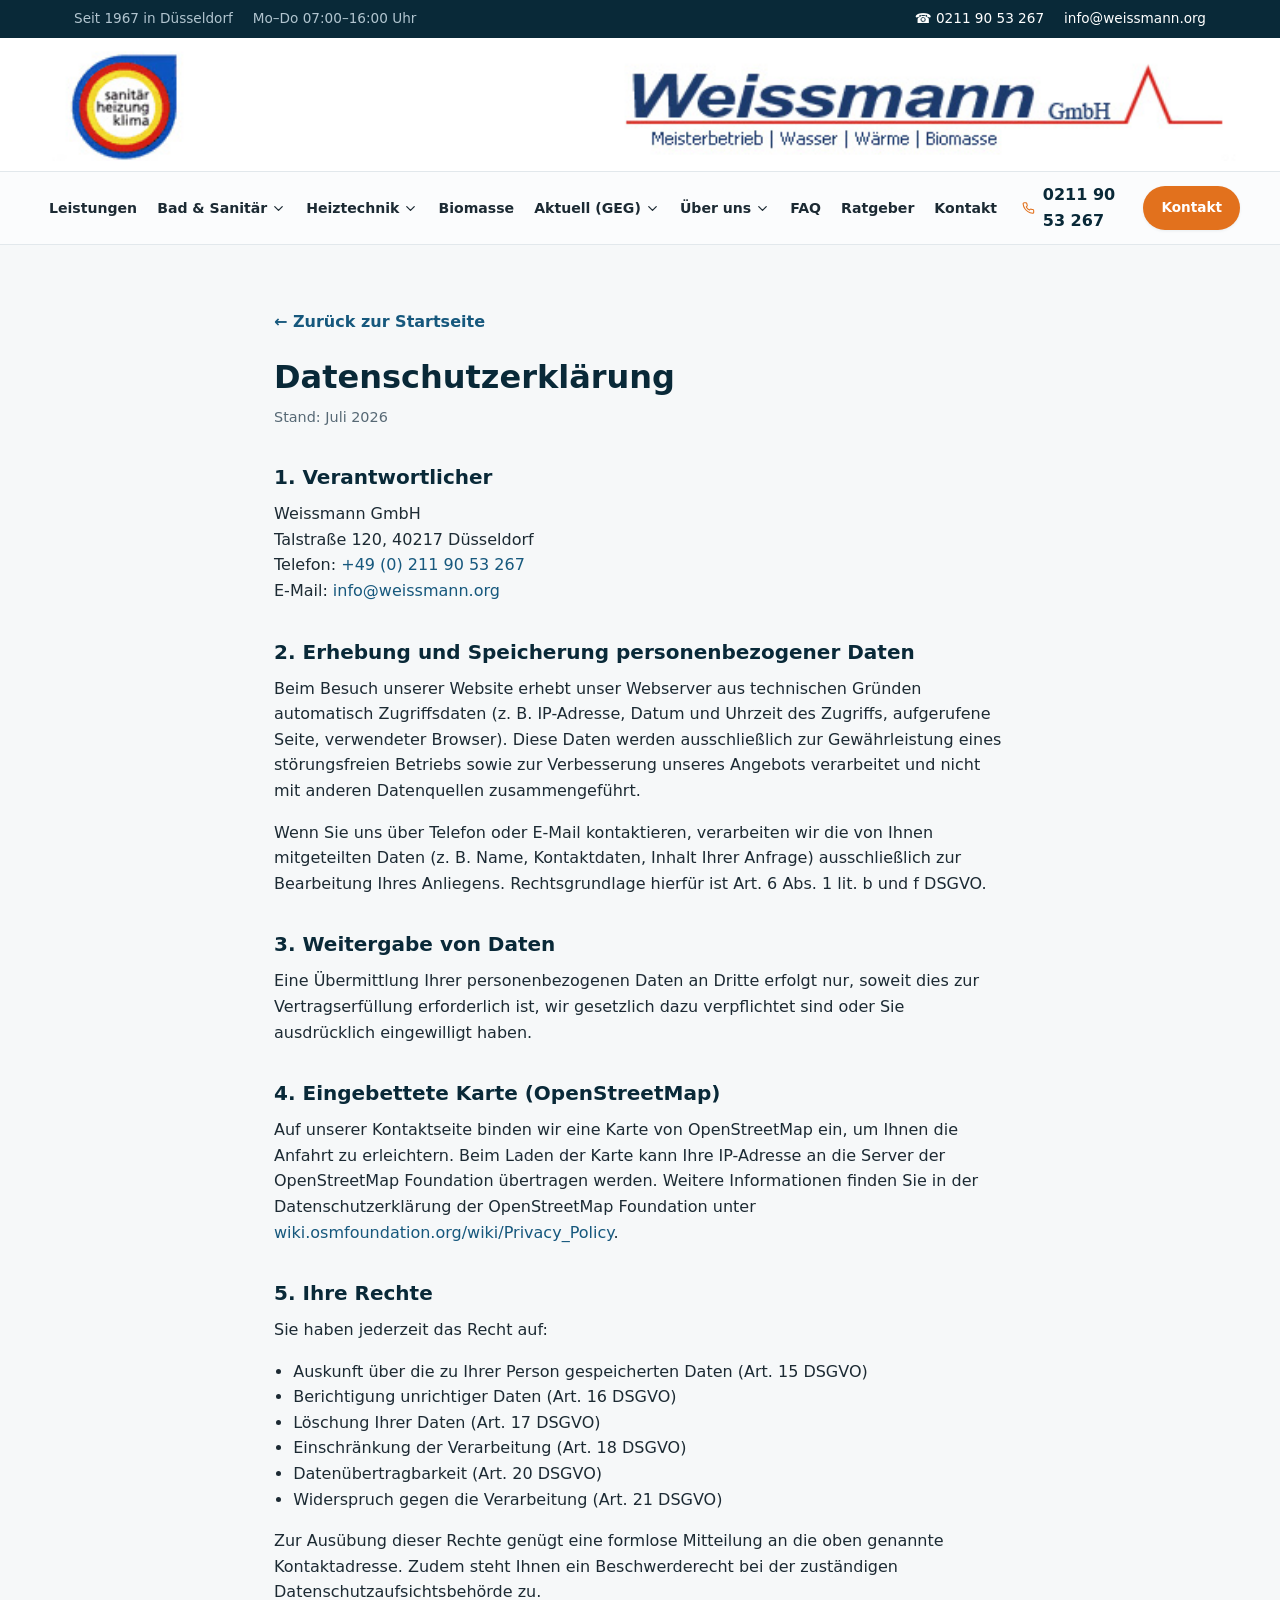
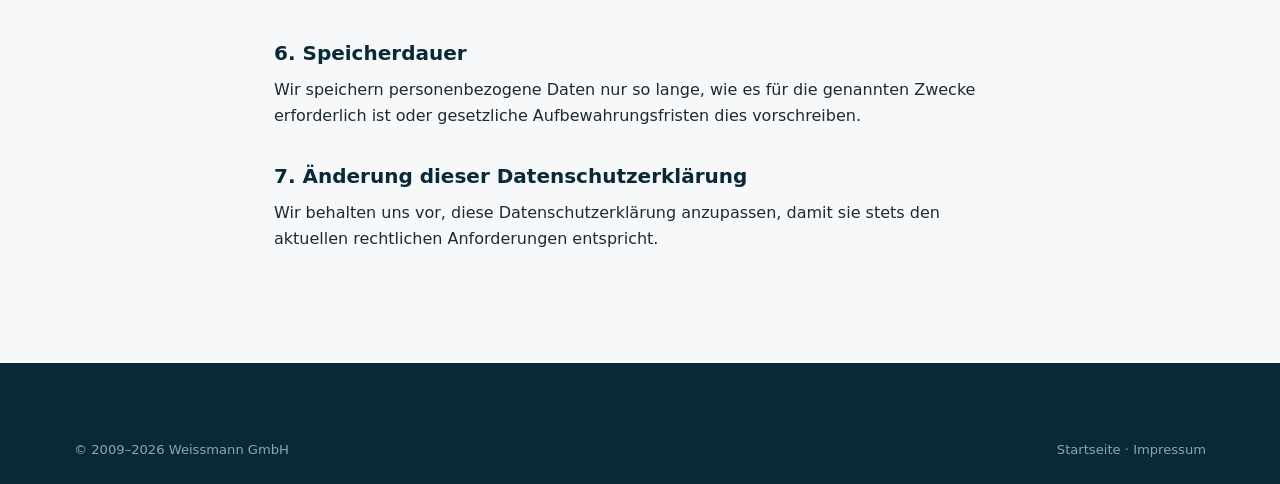
<file: datenschutz.html>
<!DOCTYPE html>
<html lang="de">
<head>
<meta charset="UTF-8" />
<meta name="viewport" content="width=device-width, initial-scale=1.0" />
<title>Datenschutzerklärung – Weissmann GmbH</title>
<meta name="robots" content="noindex, follow" />
<link rel="icon" href="images/favicon.svg" type="image/svg+xml" />
<link rel="stylesheet" href="css/style.css" />
</head>
<body>
<a class="skip-link" href="index.html#main-content">Zum Inhalt springen</a>

<div class="topbar">
  <div class="container">
    <div class="topbar__links">
      <span>Seit 1967 in Düsseldorf</span>
      <span>Mo–Do 07:00–16:00 Uhr</span>
    </div>
    <div class="topbar__links">
      <a href="tel:+492119053267">☎ 0211 90 53 267</a>
      <a href="mailto:info@weissmann.org">info@weissmann.org</a>
    </div>
  </div>
</div>

<div class="site-header-wrap">
  <header class="site-header">
    <div class="container site-header__logo-row">
      <a href="index.html" class="brand" aria-label="Weissmann GmbH – Startseite">
        <img class="brand__logo" src="images/logo-clean.png" width="739" height="70" alt="Weissmann GmbH – Meisterbetrieb | Wasser | Wärme | Biomasse" />
      </a>
    </div>
  </header>

  <div class="subnav">
    <div class="container subnav__inner">
      <nav class="main-nav" id="mainNav" aria-label="Hauptnavigation">
        <div class="main-nav__close">
          <button type="button" id="navClose" aria-label="Menü schließen">
            <svg viewBox="0 0 24 24" fill="none" stroke="currentColor" stroke-width="2" stroke-linecap="round"><path d="M18 6 6 18M6 6l12 12"/></svg>
          </button>
        </div>
        <ul>
          <li><a href="index.html#leistungen">Leistungen</a></li>

          <li class="has-dropdown">
            <button type="button" class="nav-parent" aria-expanded="false">
              Bad &amp; Sanitär
              <svg viewBox="0 0 24 24" fill="none" stroke="currentColor" stroke-width="2" stroke-linecap="round" stroke-linejoin="round"><path d="m6 9 6 6 6-6"/></svg>
            </button>
            <ul class="dropdown">
              <li><a href="index.html#bad">Bäder aus einer Hand</a></li>
              <li><a href="ratgeber-badsanierung.html">Anleitung Sanierung</a></li>
              <li><a href="ratgeber-trinkwasserguete.html">Trinkwassergüte</a></li>
              <li><a href="ratgeber-frischwassertechnik.html">Frischwassertechnik</a></li>
            </ul>
          </li>

          <li class="has-dropdown">
            <button type="button" class="nav-parent" aria-expanded="false">
              Heiztechnik
              <svg viewBox="0 0 24 24" fill="none" stroke="currentColor" stroke-width="2" stroke-linecap="round" stroke-linejoin="round"><path d="m6 9 6 6 6-6"/></svg>
            </button>
            <ul class="dropdown">
              <li><a href="index.html#heiztechnik">Solarthermie &amp; Heizsysteme</a></li>
              <li><a href="ratgeber-technikinformation.html">Technikinformation</a></li>
              <li><a href="ratgeber-brennwert.html">Brennwert</a></li>
              <li><a href="ratgeber-waermepumpe.html">Wärmepumpe</a></li>
              <li><a href="ratgeber-exergiemaschine.html">Exergiemaschine</a></li>
              <li><a href="ratgeber-energiesparinfos.html">Energiespar-Informationen</a></li>
              <li><a href="ratgeber-sommer.html">Sparen im Sommer</a></li>
              <li><a href="ratgeber-referenzanlagen.html">Referenzanlagen</a></li>
              <li><a href="ratgeber-wartung.html">Wartung</a></li>
              <li><a href="ratgeber-raumregelung.html">Raum-Regelung</a></li>
            </ul>
          </li>

          <li><a href="index.html#biomasse">Biomasse</a></li>

          <li class="has-dropdown">
            <button type="button" class="nav-parent" aria-expanded="false">
              Aktuell (GEG)
              <svg viewBox="0 0 24 24" fill="none" stroke="currentColor" stroke-width="2" stroke-linecap="round" stroke-linejoin="round"><path d="m6 9 6 6 6-6"/></svg>
            </button>
            <ul class="dropdown">
              <li><a href="index.html#aktuell">Gebäudeenergiegesetz</a></li>
              <li><a href="ratgeber-sommer.html">Energiesparen im Sommer</a></li>
            </ul>
          </li>

          <li class="has-dropdown">
            <button type="button" class="nav-parent" aria-expanded="false">
              Über uns
              <svg viewBox="0 0 24 24" fill="none" stroke="currentColor" stroke-width="2" stroke-linecap="round" stroke-linejoin="round"><path d="m6 9 6 6 6-6"/></svg>
            </button>
            <ul class="dropdown">
              <li><a href="index.html#ueber-uns">Unsere Firmenhistorie</a></li>
              <li><a href="index.html#einsatzgebiet">Einsatzgebiet</a></li>
            </ul>
          </li>

          <li><a href="index.html#faq">FAQ</a></li>
          <li><a href="index.html#ratgeber">Ratgeber</a></li>
          <li><a href="index.html#kontakt">Kontakt</a></li>
        </ul>
        <div class="main-nav__cta">
          <a href="tel:+492119053267" class="btn btn--accent btn--block">Jetzt anrufen</a>
          <a href="index.html#kontakt" class="btn btn--outline btn--block">Kontakt aufnehmen</a>
        </div>
      </nav>

      <div class="header-actions">
        <a class="header-phone" href="tel:+492119053267">
          <svg viewBox="0 0 24 24" fill="none" stroke="currentColor" stroke-width="2" stroke-linecap="round" stroke-linejoin="round"><path d="M22 16.92v3a2 2 0 0 1-2.18 2 19.79 19.79 0 0 1-8.63-3.07 19.5 19.5 0 0 1-6-6 19.79 19.79 0 0 1-3.07-8.67A2 2 0 0 1 4.11 2h3a2 2 0 0 1 2 1.72c.127.96.362 1.903.7 2.81a2 2 0 0 1-.45 2.11L8.09 9.91a16 16 0 0 0 6 6l1.27-1.27a2 2 0 0 1 2.11-.45c.907.338 1.85.573 2.81.7A2 2 0 0 1 22 16.92z"/></svg>
          <span>0211 90 53 267</span>
        </a>
        <a href="index.html#kontakt" class="btn btn--accent btn--sm">Kontakt</a>
        <button class="nav-toggle" id="navToggle" aria-label="Menü öffnen" aria-expanded="false" aria-controls="mainNav">
          <svg viewBox="0 0 24 24" fill="none" stroke="currentColor" stroke-width="2" stroke-linecap="round"><path d="M3 6h18M3 12h18M3 18h18"/></svg>
        </button>
      </div>
    </div>
  </div>
</div>

<div class="nav-scrim" id="navScrim"></div>

<main class="legal">
  <a class="back" href="index.html">← Zurück zur Startseite</a>
  <h1>Datenschutzerklärung</h1>
  <p class="updated">Stand: Juli 2026</p>

  <h2>1. Verantwortlicher</h2>
  <p>
    Weissmann GmbH<br />
    Talstraße 120, 40217 Düsseldorf<br />
    Telefon: <a href="tel:+492119053267">+49 (0) 211 90 53 267</a><br />
    E-Mail: <a href="mailto:info@weissmann.org">info@weissmann.org</a>
  </p>

  <h2>2. Erhebung und Speicherung personenbezogener Daten</h2>
  <p>
    Beim Besuch unserer Website erhebt unser Webserver aus technischen Gründen automatisch Zugriffsdaten
    (z. B. IP-Adresse, Datum und Uhrzeit des Zugriffs, aufgerufene Seite, verwendeter Browser). Diese
    Daten werden ausschließlich zur Gewährleistung eines störungsfreien Betriebs sowie zur Verbesserung
    unseres Angebots verarbeitet und nicht mit anderen Datenquellen zusammengeführt.
  </p>
  <p>
    Wenn Sie uns über Telefon oder E-Mail kontaktieren, verarbeiten wir die von Ihnen mitgeteilten Daten
    (z. B. Name, Kontaktdaten, Inhalt Ihrer Anfrage) ausschließlich zur Bearbeitung Ihres Anliegens.
    Rechtsgrundlage hierfür ist Art. 6 Abs. 1 lit. b und f DSGVO.
  </p>

  <h2>3. Weitergabe von Daten</h2>
  <p>
    Eine Übermittlung Ihrer personenbezogenen Daten an Dritte erfolgt nur, soweit dies zur
    Vertragserfüllung erforderlich ist, wir gesetzlich dazu verpflichtet sind oder Sie ausdrücklich
    eingewilligt haben.
  </p>

  <h2>4. Eingebettete Karte (OpenStreetMap)</h2>
  <p>
    Auf unserer Kontaktseite binden wir eine Karte von OpenStreetMap ein, um Ihnen die Anfahrt zu
    erleichtern. Beim Laden der Karte kann Ihre IP-Adresse an die Server der OpenStreetMap Foundation
    übertragen werden. Weitere Informationen finden Sie in der Datenschutzerklärung der OpenStreetMap
    Foundation unter
    <a href="https://wiki.osmfoundation.org/wiki/Privacy_Policy" target="_blank" rel="noopener">wiki.osmfoundation.org/wiki/Privacy_Policy</a>.
  </p>

  <h2>5. Ihre Rechte</h2>
  <p>Sie haben jederzeit das Recht auf:</p>
  <ul>
    <li>Auskunft über die zu Ihrer Person gespeicherten Daten (Art. 15 DSGVO)</li>
    <li>Berichtigung unrichtiger Daten (Art. 16 DSGVO)</li>
    <li>Löschung Ihrer Daten (Art. 17 DSGVO)</li>
    <li>Einschränkung der Verarbeitung (Art. 18 DSGVO)</li>
    <li>Datenübertragbarkeit (Art. 20 DSGVO)</li>
    <li>Widerspruch gegen die Verarbeitung (Art. 21 DSGVO)</li>
  </ul>
  <p>
    Zur Ausübung dieser Rechte genügt eine formlose Mitteilung an die oben genannte Kontaktadresse.
    Zudem steht Ihnen ein Beschwerderecht bei der zuständigen Datenschutzaufsichtsbehörde zu.
  </p>

  <h2>6. Speicherdauer</h2>
  <p>
    Wir speichern personenbezogene Daten nur so lange, wie es für die genannten Zwecke erforderlich ist
    oder gesetzliche Aufbewahrungsfristen dies vorschreiben.
  </p>

  <h2>7. Änderung dieser Datenschutzerklärung</h2>
  <p>
    Wir behalten uns vor, diese Datenschutzerklärung anzupassen, damit sie stets den aktuellen
    rechtlichen Anforderungen entspricht.
  </p>
</main>

<footer class="site-footer">
  <div class="container footer-bottom">
    <span>© 2009–2026 Weissmann GmbH</span>
    <span><a href="index.html">Startseite</a> · <a href="impressum.html">Impressum</a></span>
  </div>
</footer>
<script src="js/main.js"></script>
</body>
</html>
</file>
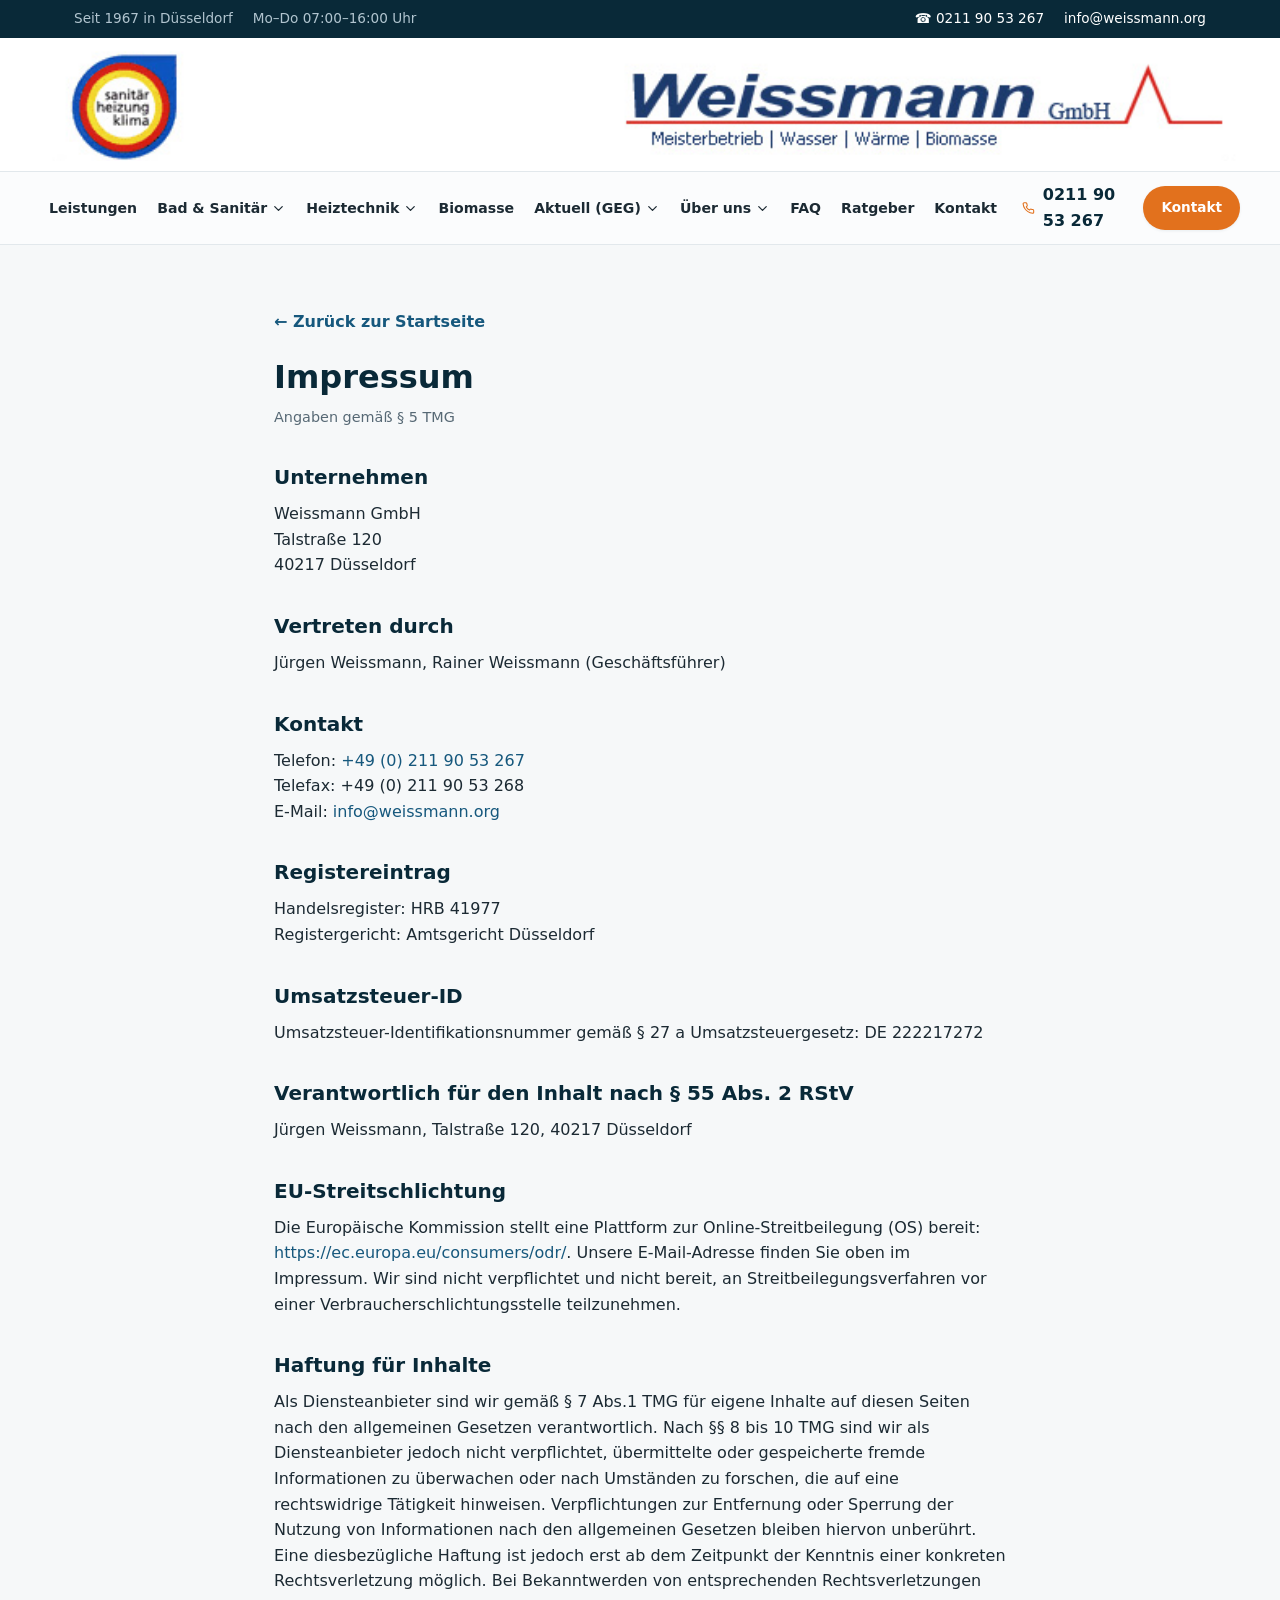
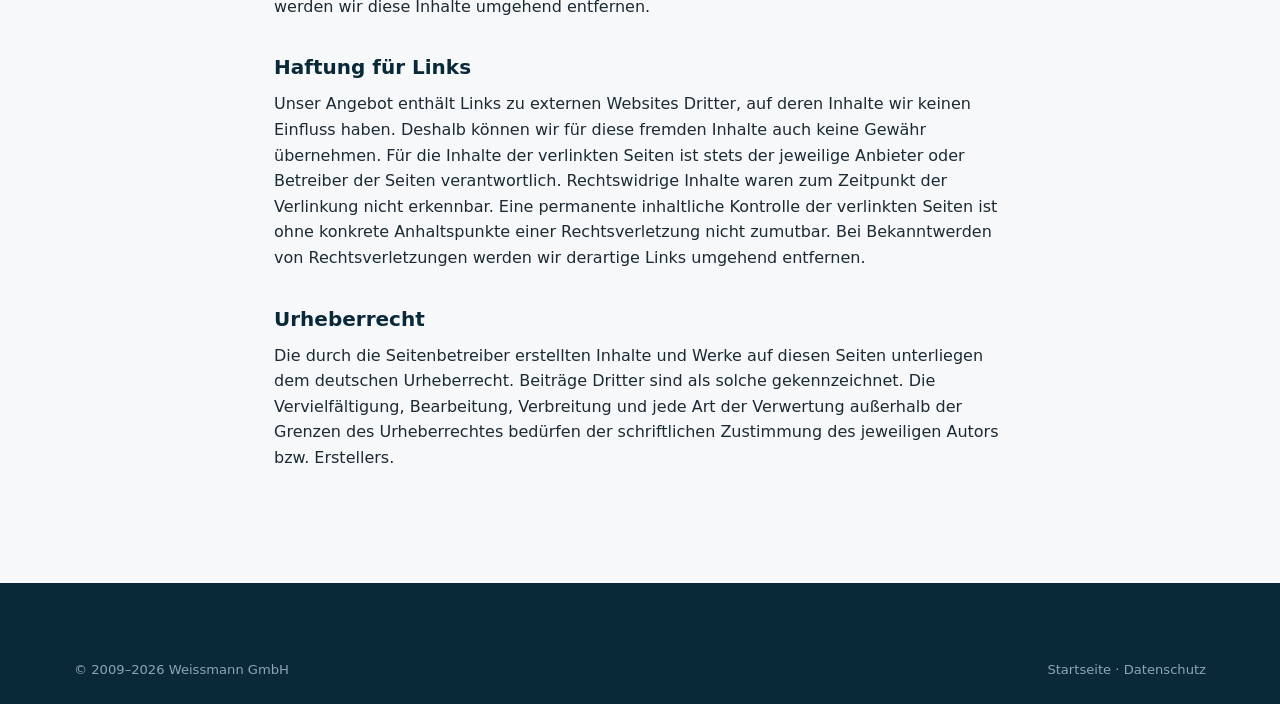
<file: impressum.html>
<!DOCTYPE html>
<html lang="de">
<head>
<meta charset="UTF-8" />
<meta name="viewport" content="width=device-width, initial-scale=1.0" />
<title>Impressum – Weissmann GmbH</title>
<meta name="robots" content="noindex, follow" />
<link rel="icon" href="images/favicon.svg" type="image/svg+xml" />
<link rel="stylesheet" href="css/style.css" />
</head>
<body>
<a class="skip-link" href="index.html#main-content">Zum Inhalt springen</a>

<div class="topbar">
  <div class="container">
    <div class="topbar__links">
      <span>Seit 1967 in Düsseldorf</span>
      <span>Mo–Do 07:00–16:00 Uhr</span>
    </div>
    <div class="topbar__links">
      <a href="tel:+492119053267">☎ 0211 90 53 267</a>
      <a href="mailto:info@weissmann.org">info@weissmann.org</a>
    </div>
  </div>
</div>

<div class="site-header-wrap">
  <header class="site-header">
    <div class="container site-header__logo-row">
      <a href="index.html" class="brand" aria-label="Weissmann GmbH – Startseite">
        <img class="brand__logo" src="images/logo-clean.png" width="739" height="70" alt="Weissmann GmbH – Meisterbetrieb | Wasser | Wärme | Biomasse" />
      </a>
    </div>
  </header>

  <div class="subnav">
    <div class="container subnav__inner">
      <nav class="main-nav" id="mainNav" aria-label="Hauptnavigation">
        <div class="main-nav__close">
          <button type="button" id="navClose" aria-label="Menü schließen">
            <svg viewBox="0 0 24 24" fill="none" stroke="currentColor" stroke-width="2" stroke-linecap="round"><path d="M18 6 6 18M6 6l12 12"/></svg>
          </button>
        </div>
        <ul>
          <li><a href="index.html#leistungen">Leistungen</a></li>

          <li class="has-dropdown">
            <button type="button" class="nav-parent" aria-expanded="false">
              Bad &amp; Sanitär
              <svg viewBox="0 0 24 24" fill="none" stroke="currentColor" stroke-width="2" stroke-linecap="round" stroke-linejoin="round"><path d="m6 9 6 6 6-6"/></svg>
            </button>
            <ul class="dropdown">
              <li><a href="index.html#bad">Bäder aus einer Hand</a></li>
              <li><a href="ratgeber-badsanierung.html">Anleitung Sanierung</a></li>
              <li><a href="ratgeber-trinkwasserguete.html">Trinkwassergüte</a></li>
              <li><a href="ratgeber-frischwassertechnik.html">Frischwassertechnik</a></li>
            </ul>
          </li>

          <li class="has-dropdown">
            <button type="button" class="nav-parent" aria-expanded="false">
              Heiztechnik
              <svg viewBox="0 0 24 24" fill="none" stroke="currentColor" stroke-width="2" stroke-linecap="round" stroke-linejoin="round"><path d="m6 9 6 6 6-6"/></svg>
            </button>
            <ul class="dropdown">
              <li><a href="index.html#heiztechnik">Solarthermie &amp; Heizsysteme</a></li>
              <li><a href="ratgeber-technikinformation.html">Technikinformation</a></li>
              <li><a href="ratgeber-brennwert.html">Brennwert</a></li>
              <li><a href="ratgeber-waermepumpe.html">Wärmepumpe</a></li>
              <li><a href="ratgeber-exergiemaschine.html">Exergiemaschine</a></li>
              <li><a href="ratgeber-energiesparinfos.html">Energiespar-Informationen</a></li>
              <li><a href="ratgeber-sommer.html">Sparen im Sommer</a></li>
              <li><a href="ratgeber-referenzanlagen.html">Referenzanlagen</a></li>
              <li><a href="ratgeber-wartung.html">Wartung</a></li>
              <li><a href="ratgeber-raumregelung.html">Raum-Regelung</a></li>
            </ul>
          </li>

          <li><a href="index.html#biomasse">Biomasse</a></li>

          <li class="has-dropdown">
            <button type="button" class="nav-parent" aria-expanded="false">
              Aktuell (GEG)
              <svg viewBox="0 0 24 24" fill="none" stroke="currentColor" stroke-width="2" stroke-linecap="round" stroke-linejoin="round"><path d="m6 9 6 6 6-6"/></svg>
            </button>
            <ul class="dropdown">
              <li><a href="index.html#aktuell">Gebäudeenergiegesetz</a></li>
              <li><a href="ratgeber-sommer.html">Energiesparen im Sommer</a></li>
            </ul>
          </li>

          <li class="has-dropdown">
            <button type="button" class="nav-parent" aria-expanded="false">
              Über uns
              <svg viewBox="0 0 24 24" fill="none" stroke="currentColor" stroke-width="2" stroke-linecap="round" stroke-linejoin="round"><path d="m6 9 6 6 6-6"/></svg>
            </button>
            <ul class="dropdown">
              <li><a href="index.html#ueber-uns">Unsere Firmenhistorie</a></li>
              <li><a href="index.html#einsatzgebiet">Einsatzgebiet</a></li>
            </ul>
          </li>

          <li><a href="index.html#faq">FAQ</a></li>
          <li><a href="index.html#ratgeber">Ratgeber</a></li>
          <li><a href="index.html#kontakt">Kontakt</a></li>
        </ul>
        <div class="main-nav__cta">
          <a href="tel:+492119053267" class="btn btn--accent btn--block">Jetzt anrufen</a>
          <a href="index.html#kontakt" class="btn btn--outline btn--block">Kontakt aufnehmen</a>
        </div>
      </nav>

      <div class="header-actions">
        <a class="header-phone" href="tel:+492119053267">
          <svg viewBox="0 0 24 24" fill="none" stroke="currentColor" stroke-width="2" stroke-linecap="round" stroke-linejoin="round"><path d="M22 16.92v3a2 2 0 0 1-2.18 2 19.79 19.79 0 0 1-8.63-3.07 19.5 19.5 0 0 1-6-6 19.79 19.79 0 0 1-3.07-8.67A2 2 0 0 1 4.11 2h3a2 2 0 0 1 2 1.72c.127.96.362 1.903.7 2.81a2 2 0 0 1-.45 2.11L8.09 9.91a16 16 0 0 0 6 6l1.27-1.27a2 2 0 0 1 2.11-.45c.907.338 1.85.573 2.81.7A2 2 0 0 1 22 16.92z"/></svg>
          <span>0211 90 53 267</span>
        </a>
        <a href="index.html#kontakt" class="btn btn--accent btn--sm">Kontakt</a>
        <button class="nav-toggle" id="navToggle" aria-label="Menü öffnen" aria-expanded="false" aria-controls="mainNav">
          <svg viewBox="0 0 24 24" fill="none" stroke="currentColor" stroke-width="2" stroke-linecap="round"><path d="M3 6h18M3 12h18M3 18h18"/></svg>
        </button>
      </div>
    </div>
  </div>
</div>

<div class="nav-scrim" id="navScrim"></div>

<main class="legal">
  <a class="back" href="index.html">← Zurück zur Startseite</a>
  <h1>Impressum</h1>
  <p class="updated">Angaben gemäß § 5 TMG</p>

  <h2>Unternehmen</h2>
  <p>
    Weissmann GmbH<br />
    Talstraße 120<br />
    40217 Düsseldorf
  </p>

  <h2>Vertreten durch</h2>
  <p>Jürgen Weissmann, Rainer Weissmann (Geschäftsführer)</p>

  <h2>Kontakt</h2>
  <p>
    Telefon: <a href="tel:+492119053267">+49 (0) 211 90 53 267</a><br />
    Telefax: +49 (0) 211 90 53 268<br />
    E-Mail: <a href="mailto:info@weissmann.org">info@weissmann.org</a>
  </p>

  <h2>Registereintrag</h2>
  <p>
    Handelsregister: HRB 41977<br />
    Registergericht: Amtsgericht Düsseldorf
  </p>

  <h2>Umsatzsteuer-ID</h2>
  <p>Umsatzsteuer-Identifikationsnummer gemäß § 27 a Umsatzsteuergesetz: DE 222217272</p>

  <h2>Verantwortlich für den Inhalt nach § 55 Abs. 2 RStV</h2>
  <p>Jürgen Weissmann, Talstraße 120, 40217 Düsseldorf</p>

  <h2>EU-Streitschlichtung</h2>
  <p>
    Die Europäische Kommission stellt eine Plattform zur Online-Streitbeilegung (OS) bereit:
    <a href="https://ec.europa.eu/consumers/odr/" target="_blank" rel="noopener">https://ec.europa.eu/consumers/odr/</a>.
    Unsere E-Mail-Adresse finden Sie oben im Impressum. Wir sind nicht verpflichtet und nicht bereit,
    an Streitbeilegungsverfahren vor einer Verbraucherschlichtungsstelle teilzunehmen.
  </p>

  <h2>Haftung für Inhalte</h2>
  <p>
    Als Diensteanbieter sind wir gemäß § 7 Abs.1 TMG für eigene Inhalte auf diesen Seiten nach den
    allgemeinen Gesetzen verantwortlich. Nach §§ 8 bis 10 TMG sind wir als Diensteanbieter jedoch nicht
    verpflichtet, übermittelte oder gespeicherte fremde Informationen zu überwachen oder nach Umständen
    zu forschen, die auf eine rechtswidrige Tätigkeit hinweisen. Verpflichtungen zur Entfernung oder
    Sperrung der Nutzung von Informationen nach den allgemeinen Gesetzen bleiben hiervon unberührt.
    Eine diesbezügliche Haftung ist jedoch erst ab dem Zeitpunkt der Kenntnis einer konkreten
    Rechtsverletzung möglich. Bei Bekanntwerden von entsprechenden Rechtsverletzungen werden wir diese
    Inhalte umgehend entfernen.
  </p>

  <h2>Haftung für Links</h2>
  <p>
    Unser Angebot enthält Links zu externen Websites Dritter, auf deren Inhalte wir keinen Einfluss
    haben. Deshalb können wir für diese fremden Inhalte auch keine Gewähr übernehmen. Für die Inhalte
    der verlinkten Seiten ist stets der jeweilige Anbieter oder Betreiber der Seiten verantwortlich.
    Rechtswidrige Inhalte waren zum Zeitpunkt der Verlinkung nicht erkennbar. Eine permanente
    inhaltliche Kontrolle der verlinkten Seiten ist ohne konkrete Anhaltspunkte einer Rechtsverletzung
    nicht zumutbar. Bei Bekanntwerden von Rechtsverletzungen werden wir derartige Links umgehend entfernen.
  </p>

  <h2>Urheberrecht</h2>
  <p>
    Die durch die Seitenbetreiber erstellten Inhalte und Werke auf diesen Seiten unterliegen dem
    deutschen Urheberrecht. Beiträge Dritter sind als solche gekennzeichnet. Die Vervielfältigung,
    Bearbeitung, Verbreitung und jede Art der Verwertung außerhalb der Grenzen des Urheberrechtes
    bedürfen der schriftlichen Zustimmung des jeweiligen Autors bzw. Erstellers.
  </p>
</main>

<footer class="site-footer">
  <div class="container footer-bottom">
    <span>© 2009–2026 Weissmann GmbH</span>
    <span><a href="index.html">Startseite</a> · <a href="datenschutz.html">Datenschutz</a></span>
  </div>
</footer>
<script src="js/main.js"></script>
</body>
</html>
</file>
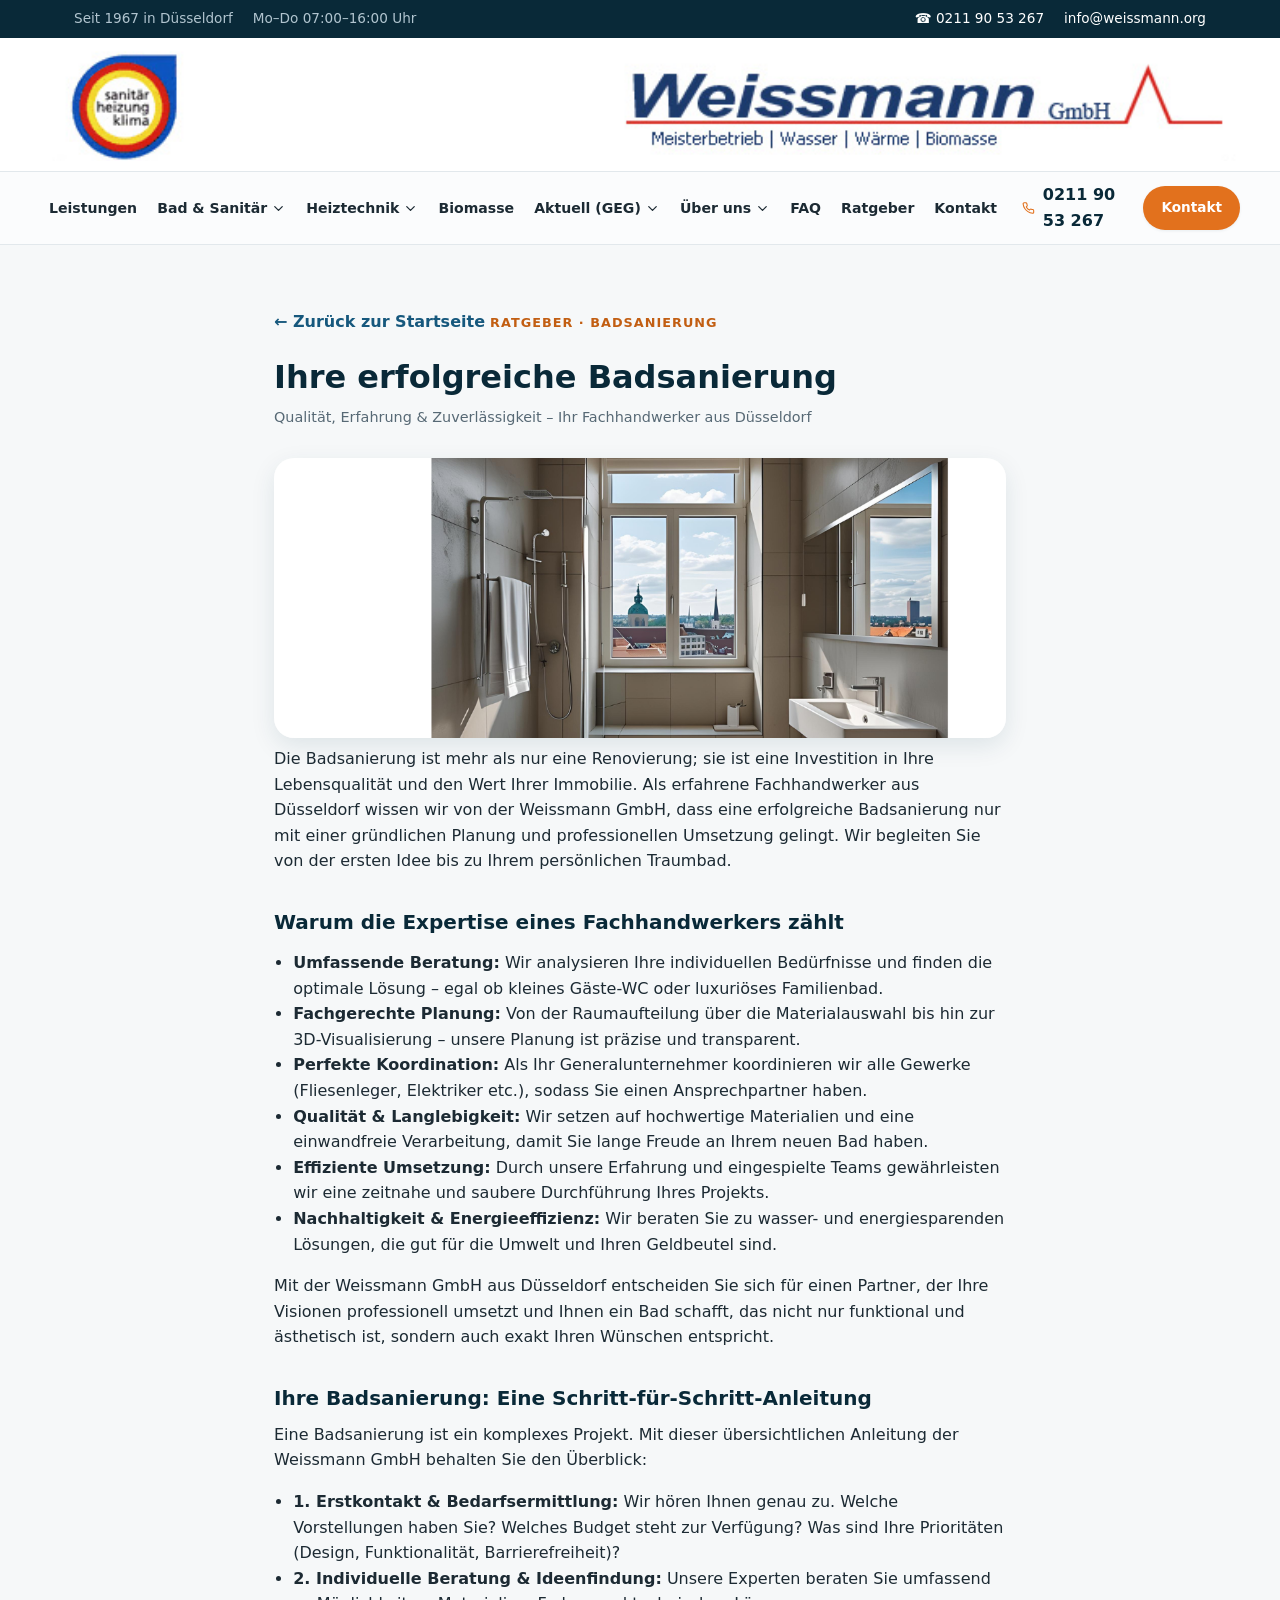
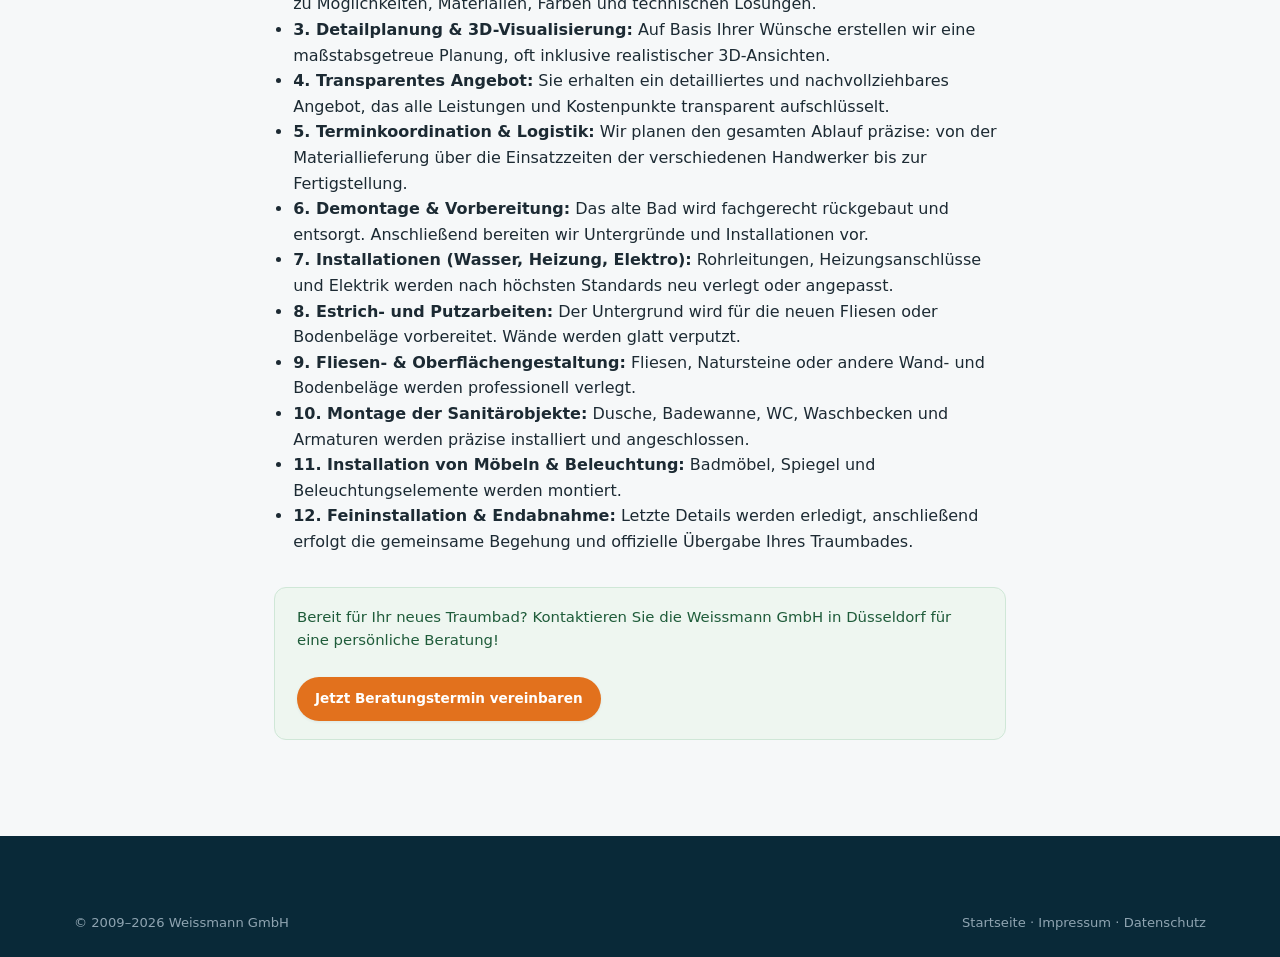
<file: ratgeber-badsanierung.html>
<!DOCTYPE html>
<html lang="de">
<head>
<meta charset="UTF-8" />
<meta name="viewport" content="width=device-width, initial-scale=1.0" />
<title>Badsanierung Schritt für Schritt | Weissmann GmbH</title>
<meta name="description" content="Die 12 Schritte einer erfolgreichen Badsanierung – von der Bedarfsermittlung bis zur Endabnahme. Ein Ratgeber der Weissmann GmbH Düsseldorf." />
<meta name="robots" content="index, follow" />
<link rel="icon" href="images/favicon.svg" type="image/svg+xml" />
<link rel="stylesheet" href="css/style.css" />
</head>
<body>
<a class="skip-link" href="index.html#main-content">Zum Inhalt springen</a>

<div class="topbar">
  <div class="container">
    <div class="topbar__links">
      <span>Seit 1967 in Düsseldorf</span>
      <span>Mo–Do 07:00–16:00 Uhr</span>
    </div>
    <div class="topbar__links">
      <a href="tel:+492119053267">☎ 0211 90 53 267</a>
      <a href="mailto:info@weissmann.org">info@weissmann.org</a>
    </div>
  </div>
</div>

<div class="site-header-wrap">
  <header class="site-header">
    <div class="container site-header__logo-row">
      <a href="index.html" class="brand" aria-label="Weissmann GmbH – Startseite">
        <img class="brand__logo" src="images/logo-clean.png" width="739" height="70" alt="Weissmann GmbH – Meisterbetrieb | Wasser | Wärme | Biomasse" />
      </a>
    </div>
  </header>

  <div class="subnav">
    <div class="container subnav__inner">
      <nav class="main-nav" id="mainNav" aria-label="Hauptnavigation">
        <div class="main-nav__close">
          <button type="button" id="navClose" aria-label="Menü schließen">
            <svg viewBox="0 0 24 24" fill="none" stroke="currentColor" stroke-width="2" stroke-linecap="round"><path d="M18 6 6 18M6 6l12 12"/></svg>
          </button>
        </div>
        <ul>
          <li><a href="index.html#leistungen">Leistungen</a></li>

          <li class="has-dropdown">
            <button type="button" class="nav-parent" aria-expanded="false">
              Bad &amp; Sanitär
              <svg viewBox="0 0 24 24" fill="none" stroke="currentColor" stroke-width="2" stroke-linecap="round" stroke-linejoin="round"><path d="m6 9 6 6 6-6"/></svg>
            </button>
            <ul class="dropdown">
              <li><a href="index.html#bad">Bäder aus einer Hand</a></li>
              <li><a href="ratgeber-badsanierung.html">Anleitung Sanierung</a></li>
              <li><a href="ratgeber-trinkwasserguete.html">Trinkwassergüte</a></li>
              <li><a href="ratgeber-frischwassertechnik.html">Frischwassertechnik</a></li>
            </ul>
          </li>

          <li class="has-dropdown">
            <button type="button" class="nav-parent" aria-expanded="false">
              Heiztechnik
              <svg viewBox="0 0 24 24" fill="none" stroke="currentColor" stroke-width="2" stroke-linecap="round" stroke-linejoin="round"><path d="m6 9 6 6 6-6"/></svg>
            </button>
            <ul class="dropdown">
              <li><a href="index.html#heiztechnik">Solarthermie &amp; Heizsysteme</a></li>
              <li><a href="ratgeber-technikinformation.html">Technikinformation</a></li>
              <li><a href="ratgeber-brennwert.html">Brennwert</a></li>
              <li><a href="ratgeber-waermepumpe.html">Wärmepumpe</a></li>
              <li><a href="ratgeber-exergiemaschine.html">Exergiemaschine</a></li>
              <li><a href="ratgeber-energiesparinfos.html">Energiespar-Informationen</a></li>
              <li><a href="ratgeber-sommer.html">Sparen im Sommer</a></li>
              <li><a href="ratgeber-referenzanlagen.html">Referenzanlagen</a></li>
              <li><a href="ratgeber-wartung.html">Wartung</a></li>
              <li><a href="ratgeber-raumregelung.html">Raum-Regelung</a></li>
            </ul>
          </li>

          <li><a href="index.html#biomasse">Biomasse</a></li>

          <li class="has-dropdown">
            <button type="button" class="nav-parent" aria-expanded="false">
              Aktuell (GEG)
              <svg viewBox="0 0 24 24" fill="none" stroke="currentColor" stroke-width="2" stroke-linecap="round" stroke-linejoin="round"><path d="m6 9 6 6 6-6"/></svg>
            </button>
            <ul class="dropdown">
              <li><a href="index.html#aktuell">Gebäudeenergiegesetz</a></li>
              <li><a href="ratgeber-sommer.html">Energiesparen im Sommer</a></li>
            </ul>
          </li>

          <li class="has-dropdown">
            <button type="button" class="nav-parent" aria-expanded="false">
              Über uns
              <svg viewBox="0 0 24 24" fill="none" stroke="currentColor" stroke-width="2" stroke-linecap="round" stroke-linejoin="round"><path d="m6 9 6 6 6-6"/></svg>
            </button>
            <ul class="dropdown">
              <li><a href="index.html#ueber-uns">Unsere Firmenhistorie</a></li>
              <li><a href="index.html#einsatzgebiet">Einsatzgebiet</a></li>
            </ul>
          </li>

          <li><a href="index.html#faq">FAQ</a></li>
          <li><a href="index.html#ratgeber">Ratgeber</a></li>
          <li><a href="index.html#kontakt">Kontakt</a></li>
        </ul>
        <div class="main-nav__cta">
          <a href="tel:+492119053267" class="btn btn--accent btn--block">Jetzt anrufen</a>
          <a href="index.html#kontakt" class="btn btn--outline btn--block">Kontakt aufnehmen</a>
        </div>
      </nav>

      <div class="header-actions">
        <a class="header-phone" href="tel:+492119053267">
          <svg viewBox="0 0 24 24" fill="none" stroke="currentColor" stroke-width="2" stroke-linecap="round" stroke-linejoin="round"><path d="M22 16.92v3a2 2 0 0 1-2.18 2 19.79 19.79 0 0 1-8.63-3.07 19.5 19.5 0 0 1-6-6 19.79 19.79 0 0 1-3.07-8.67A2 2 0 0 1 4.11 2h3a2 2 0 0 1 2 1.72c.127.96.362 1.903.7 2.81a2 2 0 0 1-.45 2.11L8.09 9.91a16 16 0 0 0 6 6l1.27-1.27a2 2 0 0 1 2.11-.45c.907.338 1.85.573 2.81.7A2 2 0 0 1 22 16.92z"/></svg>
          <span>0211 90 53 267</span>
        </a>
        <a href="index.html#kontakt" class="btn btn--accent btn--sm">Kontakt</a>
        <button class="nav-toggle" id="navToggle" aria-label="Menü öffnen" aria-expanded="false" aria-controls="mainNav">
          <svg viewBox="0 0 24 24" fill="none" stroke="currentColor" stroke-width="2" stroke-linecap="round"><path d="M3 6h18M3 12h18M3 18h18"/></svg>
        </button>
      </div>
    </div>
  </div>
</div>

<div class="nav-scrim" id="navScrim"></div>

<main class="legal">
  <a class="back" href="index.html#ratgeber">← Zurück zur Startseite</a>
  <span class="eyebrow">Ratgeber · Badsanierung</span>
  <h1>Ihre erfolgreiche Badsanierung</h1>
  <p class="updated">Qualität, Erfahrung &amp; Zuverlässigkeit – Ihr Fachhandwerker aus Düsseldorf</p>

  <img class="article-photo" src="images/bad-dusche.png" alt="Modernes, barrierefreies Badezimmer mit bodengleicher Dusche und großem Fenster" loading="lazy" />

  <p>Die Badsanierung ist mehr als nur eine Renovierung; sie ist eine Investition in Ihre Lebensqualität und den Wert Ihrer Immobilie. Als erfahrene Fachhandwerker aus Düsseldorf wissen wir von der Weissmann GmbH, dass eine erfolgreiche Badsanierung nur mit einer gründlichen Planung und professionellen Umsetzung gelingt. Wir begleiten Sie von der ersten Idee bis zu Ihrem persönlichen Traumbad.</p>

  <h2>Warum die Expertise eines Fachhandwerkers zählt</h2>
  <ul>
    <li><strong>Umfassende Beratung:</strong> Wir analysieren Ihre individuellen Bedürfnisse und finden die optimale Lösung – egal ob kleines Gäste-WC oder luxuriöses Familienbad.</li>
    <li><strong>Fachgerechte Planung:</strong> Von der Raumaufteilung über die Materialauswahl bis hin zur 3D-Visualisierung – unsere Planung ist präzise und transparent.</li>
    <li><strong>Perfekte Koordination:</strong> Als Ihr Generalunternehmer koordinieren wir alle Gewerke (Fliesenleger, Elektriker etc.), sodass Sie einen Ansprechpartner haben.</li>
    <li><strong>Qualität &amp; Langlebigkeit:</strong> Wir setzen auf hochwertige Materialien und eine einwandfreie Verarbeitung, damit Sie lange Freude an Ihrem neuen Bad haben.</li>
    <li><strong>Effiziente Umsetzung:</strong> Durch unsere Erfahrung und eingespielte Teams gewährleisten wir eine zeitnahe und saubere Durchführung Ihres Projekts.</li>
    <li><strong>Nachhaltigkeit &amp; Energieeffizienz:</strong> Wir beraten Sie zu wasser- und energiesparenden Lösungen, die gut für die Umwelt und Ihren Geldbeutel sind.</li>
  </ul>

  <p>Mit der Weissmann GmbH aus Düsseldorf entscheiden Sie sich für einen Partner, der Ihre Visionen professionell umsetzt und Ihnen ein Bad schafft, das nicht nur funktional und ästhetisch ist, sondern auch exakt Ihren Wünschen entspricht.</p>

  <h2>Ihre Badsanierung: Eine Schritt-für-Schritt-Anleitung</h2>
  <p>Eine Badsanierung ist ein komplexes Projekt. Mit dieser übersichtlichen Anleitung der Weissmann GmbH behalten Sie den Überblick:</p>
  <ul>
    <li><strong>1. Erstkontakt &amp; Bedarfsermittlung:</strong> Wir hören Ihnen genau zu. Welche Vorstellungen haben Sie? Welches Budget steht zur Verfügung? Was sind Ihre Prioritäten (Design, Funktionalität, Barrierefreiheit)?</li>
    <li><strong>2. Individuelle Beratung &amp; Ideenfindung:</strong> Unsere Experten beraten Sie umfassend zu Möglichkeiten, Materialien, Farben und technischen Lösungen.</li>
    <li><strong>3. Detailplanung &amp; 3D-Visualisierung:</strong> Auf Basis Ihrer Wünsche erstellen wir eine maßstabsgetreue Planung, oft inklusive realistischer 3D-Ansichten.</li>
    <li><strong>4. Transparentes Angebot:</strong> Sie erhalten ein detailliertes und nachvollziehbares Angebot, das alle Leistungen und Kostenpunkte transparent aufschlüsselt.</li>
    <li><strong>5. Terminkoordination &amp; Logistik:</strong> Wir planen den gesamten Ablauf präzise: von der Materiallieferung über die Einsatzzeiten der verschiedenen Handwerker bis zur Fertigstellung.</li>
    <li><strong>6. Demontage &amp; Vorbereitung:</strong> Das alte Bad wird fachgerecht rückgebaut und entsorgt. Anschließend bereiten wir Untergründe und Installationen vor.</li>
    <li><strong>7. Installationen (Wasser, Heizung, Elektro):</strong> Rohrleitungen, Heizungsanschlüsse und Elektrik werden nach höchsten Standards neu verlegt oder angepasst.</li>
    <li><strong>8. Estrich- und Putzarbeiten:</strong> Der Untergrund wird für die neuen Fliesen oder Bodenbeläge vorbereitet. Wände werden glatt verputzt.</li>
    <li><strong>9. Fliesen- &amp; Oberflächengestaltung:</strong> Fliesen, Natursteine oder andere Wand- und Bodenbeläge werden professionell verlegt.</li>
    <li><strong>10. Montage der Sanitärobjekte:</strong> Dusche, Badewanne, WC, Waschbecken und Armaturen werden präzise installiert und angeschlossen.</li>
    <li><strong>11. Installation von Möbeln &amp; Beleuchtung:</strong> Badmöbel, Spiegel und Beleuchtungselemente werden montiert.</li>
    <li><strong>12. Feininstallation &amp; Endabnahme:</strong> Letzte Details werden erledigt, anschließend erfolgt die gemeinsame Begehung und offizielle Übergabe Ihres Traumbades.</li>
  </ul>

  <div class="geg-note" style="margin-top:32px;">
    Bereit für Ihr neues Traumbad? Kontaktieren Sie die Weissmann GmbH in Düsseldorf für eine persönliche Beratung!
    <br /><br />
    <a href="index.html#kontakt" class="btn btn--accent btn--sm">Jetzt Beratungstermin vereinbaren</a>
  </div>
</main>

<footer class="site-footer">
  <div class="container footer-bottom">
    <span>© 2009–2026 Weissmann GmbH</span>
    <span><a href="index.html">Startseite</a> · <a href="impressum.html">Impressum</a> · <a href="datenschutz.html">Datenschutz</a></span>
  </div>
</footer>
<script src="js/main.js"></script>
</body>
</html>
</file>
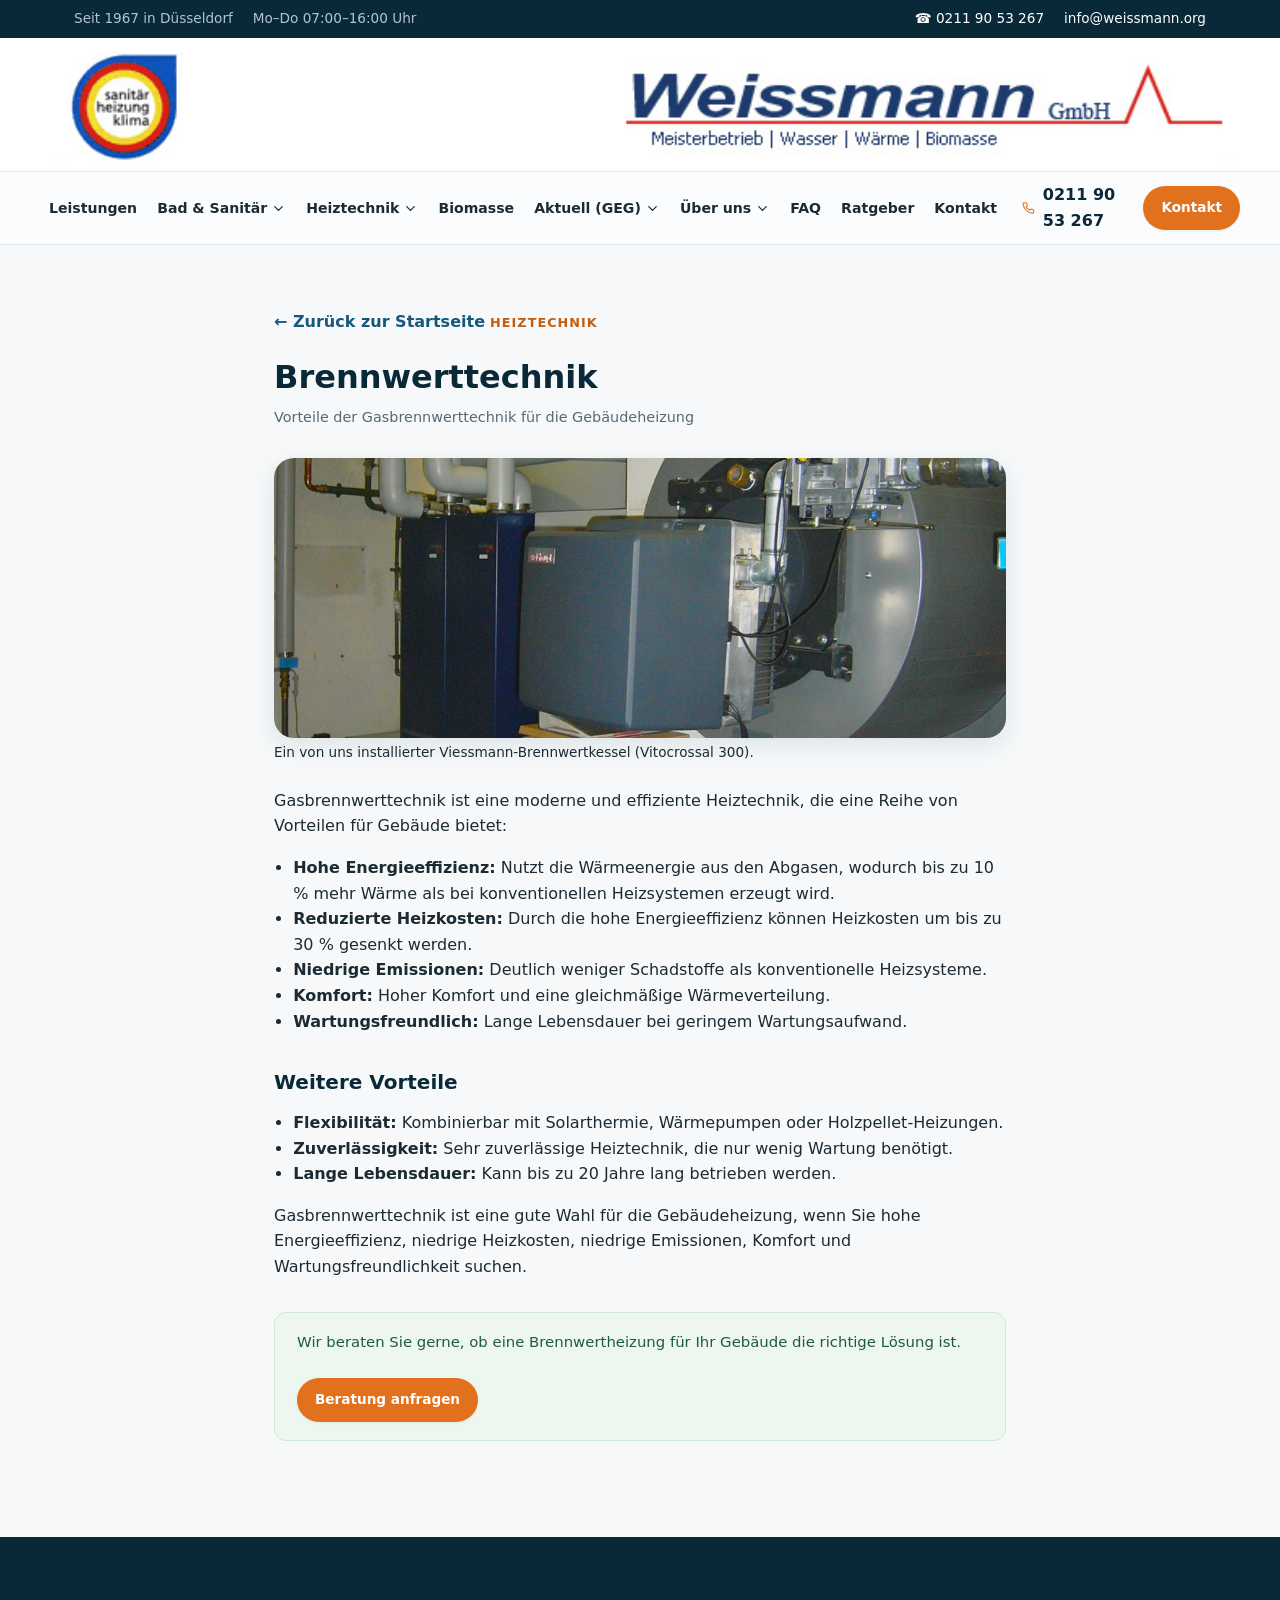
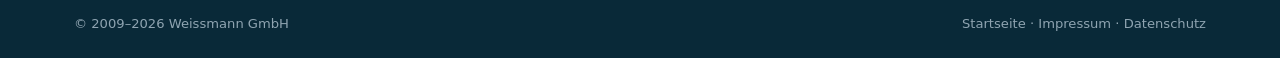
<file: ratgeber-brennwert.html>
<!DOCTYPE html>
<html lang="de">
<head>
<meta charset="UTF-8" />
<meta name="viewport" content="width=device-width, initial-scale=1.0" />
<title>Brennwerttechnik | Weissmann GmbH</title>
<meta name="description" content="Die Vorteile der Gasbrennwerttechnik für Ihre Gebäudeheizung – effizient, kostensparend, emissionsarm." />
<meta name="robots" content="index, follow" />
<link rel="icon" href="images/favicon.svg" type="image/svg+xml" />
<link rel="stylesheet" href="css/style.css" />
</head>
<body>
<a class="skip-link" href="index.html#main-content">Zum Inhalt springen</a>

<div class="topbar">
  <div class="container">
    <div class="topbar__links">
      <span>Seit 1967 in Düsseldorf</span>
      <span>Mo–Do 07:00–16:00 Uhr</span>
    </div>
    <div class="topbar__links">
      <a href="tel:+492119053267">☎ 0211 90 53 267</a>
      <a href="mailto:info@weissmann.org">info@weissmann.org</a>
    </div>
  </div>
</div>

<div class="site-header-wrap">
  <header class="site-header">
    <div class="container site-header__logo-row">
      <a href="index.html" class="brand" aria-label="Weissmann GmbH – Startseite">
        <img class="brand__logo" src="images/logo-clean.png" width="739" height="70" alt="Weissmann GmbH – Meisterbetrieb | Wasser | Wärme | Biomasse" />
      </a>
    </div>
  </header>

  <div class="subnav">
    <div class="container subnav__inner">
      <nav class="main-nav" id="mainNav" aria-label="Hauptnavigation">
        <div class="main-nav__close">
          <button type="button" id="navClose" aria-label="Menü schließen">
            <svg viewBox="0 0 24 24" fill="none" stroke="currentColor" stroke-width="2" stroke-linecap="round"><path d="M18 6 6 18M6 6l12 12"/></svg>
          </button>
        </div>
        <ul>
          <li><a href="index.html#leistungen">Leistungen</a></li>

          <li class="has-dropdown">
            <button type="button" class="nav-parent" aria-expanded="false">
              Bad &amp; Sanitär
              <svg viewBox="0 0 24 24" fill="none" stroke="currentColor" stroke-width="2" stroke-linecap="round" stroke-linejoin="round"><path d="m6 9 6 6 6-6"/></svg>
            </button>
            <ul class="dropdown">
              <li><a href="index.html#bad">Bäder aus einer Hand</a></li>
              <li><a href="ratgeber-badsanierung.html">Anleitung Sanierung</a></li>
              <li><a href="ratgeber-trinkwasserguete.html">Trinkwassergüte</a></li>
              <li><a href="ratgeber-frischwassertechnik.html">Frischwassertechnik</a></li>
            </ul>
          </li>

          <li class="has-dropdown">
            <button type="button" class="nav-parent" aria-expanded="false">
              Heiztechnik
              <svg viewBox="0 0 24 24" fill="none" stroke="currentColor" stroke-width="2" stroke-linecap="round" stroke-linejoin="round"><path d="m6 9 6 6 6-6"/></svg>
            </button>
            <ul class="dropdown">
              <li><a href="index.html#heiztechnik">Solarthermie &amp; Heizsysteme</a></li>
              <li><a href="ratgeber-technikinformation.html">Technikinformation</a></li>
              <li><a href="ratgeber-brennwert.html">Brennwert</a></li>
              <li><a href="ratgeber-waermepumpe.html">Wärmepumpe</a></li>
              <li><a href="ratgeber-exergiemaschine.html">Exergiemaschine</a></li>
              <li><a href="ratgeber-energiesparinfos.html">Energiespar-Informationen</a></li>
              <li><a href="ratgeber-sommer.html">Sparen im Sommer</a></li>
              <li><a href="ratgeber-referenzanlagen.html">Referenzanlagen</a></li>
              <li><a href="ratgeber-wartung.html">Wartung</a></li>
              <li><a href="ratgeber-raumregelung.html">Raum-Regelung</a></li>
            </ul>
          </li>

          <li><a href="index.html#biomasse">Biomasse</a></li>

          <li class="has-dropdown">
            <button type="button" class="nav-parent" aria-expanded="false">
              Aktuell (GEG)
              <svg viewBox="0 0 24 24" fill="none" stroke="currentColor" stroke-width="2" stroke-linecap="round" stroke-linejoin="round"><path d="m6 9 6 6 6-6"/></svg>
            </button>
            <ul class="dropdown">
              <li><a href="index.html#aktuell">Gebäudeenergiegesetz</a></li>
              <li><a href="ratgeber-sommer.html">Energiesparen im Sommer</a></li>
            </ul>
          </li>

          <li class="has-dropdown">
            <button type="button" class="nav-parent" aria-expanded="false">
              Über uns
              <svg viewBox="0 0 24 24" fill="none" stroke="currentColor" stroke-width="2" stroke-linecap="round" stroke-linejoin="round"><path d="m6 9 6 6 6-6"/></svg>
            </button>
            <ul class="dropdown">
              <li><a href="index.html#ueber-uns">Unsere Firmenhistorie</a></li>
              <li><a href="index.html#einsatzgebiet">Einsatzgebiet</a></li>
            </ul>
          </li>

          <li><a href="index.html#faq">FAQ</a></li>
          <li><a href="index.html#ratgeber">Ratgeber</a></li>
          <li><a href="index.html#kontakt">Kontakt</a></li>
        </ul>
        <div class="main-nav__cta">
          <a href="tel:+492119053267" class="btn btn--accent btn--block">Jetzt anrufen</a>
          <a href="index.html#kontakt" class="btn btn--outline btn--block">Kontakt aufnehmen</a>
        </div>
      </nav>

      <div class="header-actions">
        <a class="header-phone" href="tel:+492119053267">
          <svg viewBox="0 0 24 24" fill="none" stroke="currentColor" stroke-width="2" stroke-linecap="round" stroke-linejoin="round"><path d="M22 16.92v3a2 2 0 0 1-2.18 2 19.79 19.79 0 0 1-8.63-3.07 19.5 19.5 0 0 1-6-6 19.79 19.79 0 0 1-3.07-8.67A2 2 0 0 1 4.11 2h3a2 2 0 0 1 2 1.72c.127.96.362 1.903.7 2.81a2 2 0 0 1-.45 2.11L8.09 9.91a16 16 0 0 0 6 6l1.27-1.27a2 2 0 0 1 2.11-.45c.907.338 1.85.573 2.81.7A2 2 0 0 1 22 16.92z"/></svg>
          <span>0211 90 53 267</span>
        </a>
        <a href="index.html#kontakt" class="btn btn--accent btn--sm">Kontakt</a>
        <button class="nav-toggle" id="navToggle" aria-label="Menü öffnen" aria-expanded="false" aria-controls="mainNav">
          <svg viewBox="0 0 24 24" fill="none" stroke="currentColor" stroke-width="2" stroke-linecap="round"><path d="M3 6h18M3 12h18M3 18h18"/></svg>
        </button>
      </div>
    </div>
  </div>
</div>

<div class="nav-scrim" id="navScrim"></div>

<main class="legal">
  <a class="back" href="index.html#heiztechnik">← Zurück zur Startseite</a>
  <span class="eyebrow">Heiztechnik</span>
  <h1>Brennwerttechnik</h1>
  <p class="updated">Vorteile der Gasbrennwerttechnik für die Gebäudeheizung</p>

  <img class="article-photo" src="images/viessmann-brennwertkessel.jpg" alt="Viessmann Vitocrossal Brennwertkessel, installiert von der Weissmann GmbH" loading="lazy" />
  <p class="article-photo-caption">Ein von uns installierter Viessmann-Brennwertkessel (Vitocrossal 300).</p>

  <p>Gasbrennwerttechnik ist eine moderne und effiziente Heiztechnik, die eine Reihe von Vorteilen für Gebäude bietet:</p>
  <ul>
    <li><strong>Hohe Energieeffizienz:</strong> Nutzt die Wärmeenergie aus den Abgasen, wodurch bis zu 10 % mehr Wärme als bei konventionellen Heizsystemen erzeugt wird.</li>
    <li><strong>Reduzierte Heizkosten:</strong> Durch die hohe Energieeffizienz können Heizkosten um bis zu 30 % gesenkt werden.</li>
    <li><strong>Niedrige Emissionen:</strong> Deutlich weniger Schadstoffe als konventionelle Heizsysteme.</li>
    <li><strong>Komfort:</strong> Hoher Komfort und eine gleichmäßige Wärmeverteilung.</li>
    <li><strong>Wartungsfreundlich:</strong> Lange Lebensdauer bei geringem Wartungsaufwand.</li>
  </ul>

  <h2>Weitere Vorteile</h2>
  <ul>
    <li><strong>Flexibilität:</strong> Kombinierbar mit Solarthermie, Wärmepumpen oder Holzpellet-Heizungen.</li>
    <li><strong>Zuverlässigkeit:</strong> Sehr zuverlässige Heiztechnik, die nur wenig Wartung benötigt.</li>
    <li><strong>Lange Lebensdauer:</strong> Kann bis zu 20 Jahre lang betrieben werden.</li>
  </ul>

  <p>Gasbrennwerttechnik ist eine gute Wahl für die Gebäudeheizung, wenn Sie hohe Energieeffizienz, niedrige Heizkosten, niedrige Emissionen, Komfort und Wartungsfreundlichkeit suchen.</p>

  <div class="geg-note" style="margin-top:32px;">
    Wir beraten Sie gerne, ob eine Brennwertheizung für Ihr Gebäude die richtige Lösung ist.
    <br /><br />
    <a href="index.html#kontakt" class="btn btn--accent btn--sm">Beratung anfragen</a>
  </div>
</main>

<footer class="site-footer">
  <div class="container footer-bottom">
    <span>© 2009–2026 Weissmann GmbH</span>
    <span><a href="index.html">Startseite</a> · <a href="impressum.html">Impressum</a> · <a href="datenschutz.html">Datenschutz</a></span>
  </div>
</footer>
<script src="js/main.js"></script>
</body>
</html>
</file>
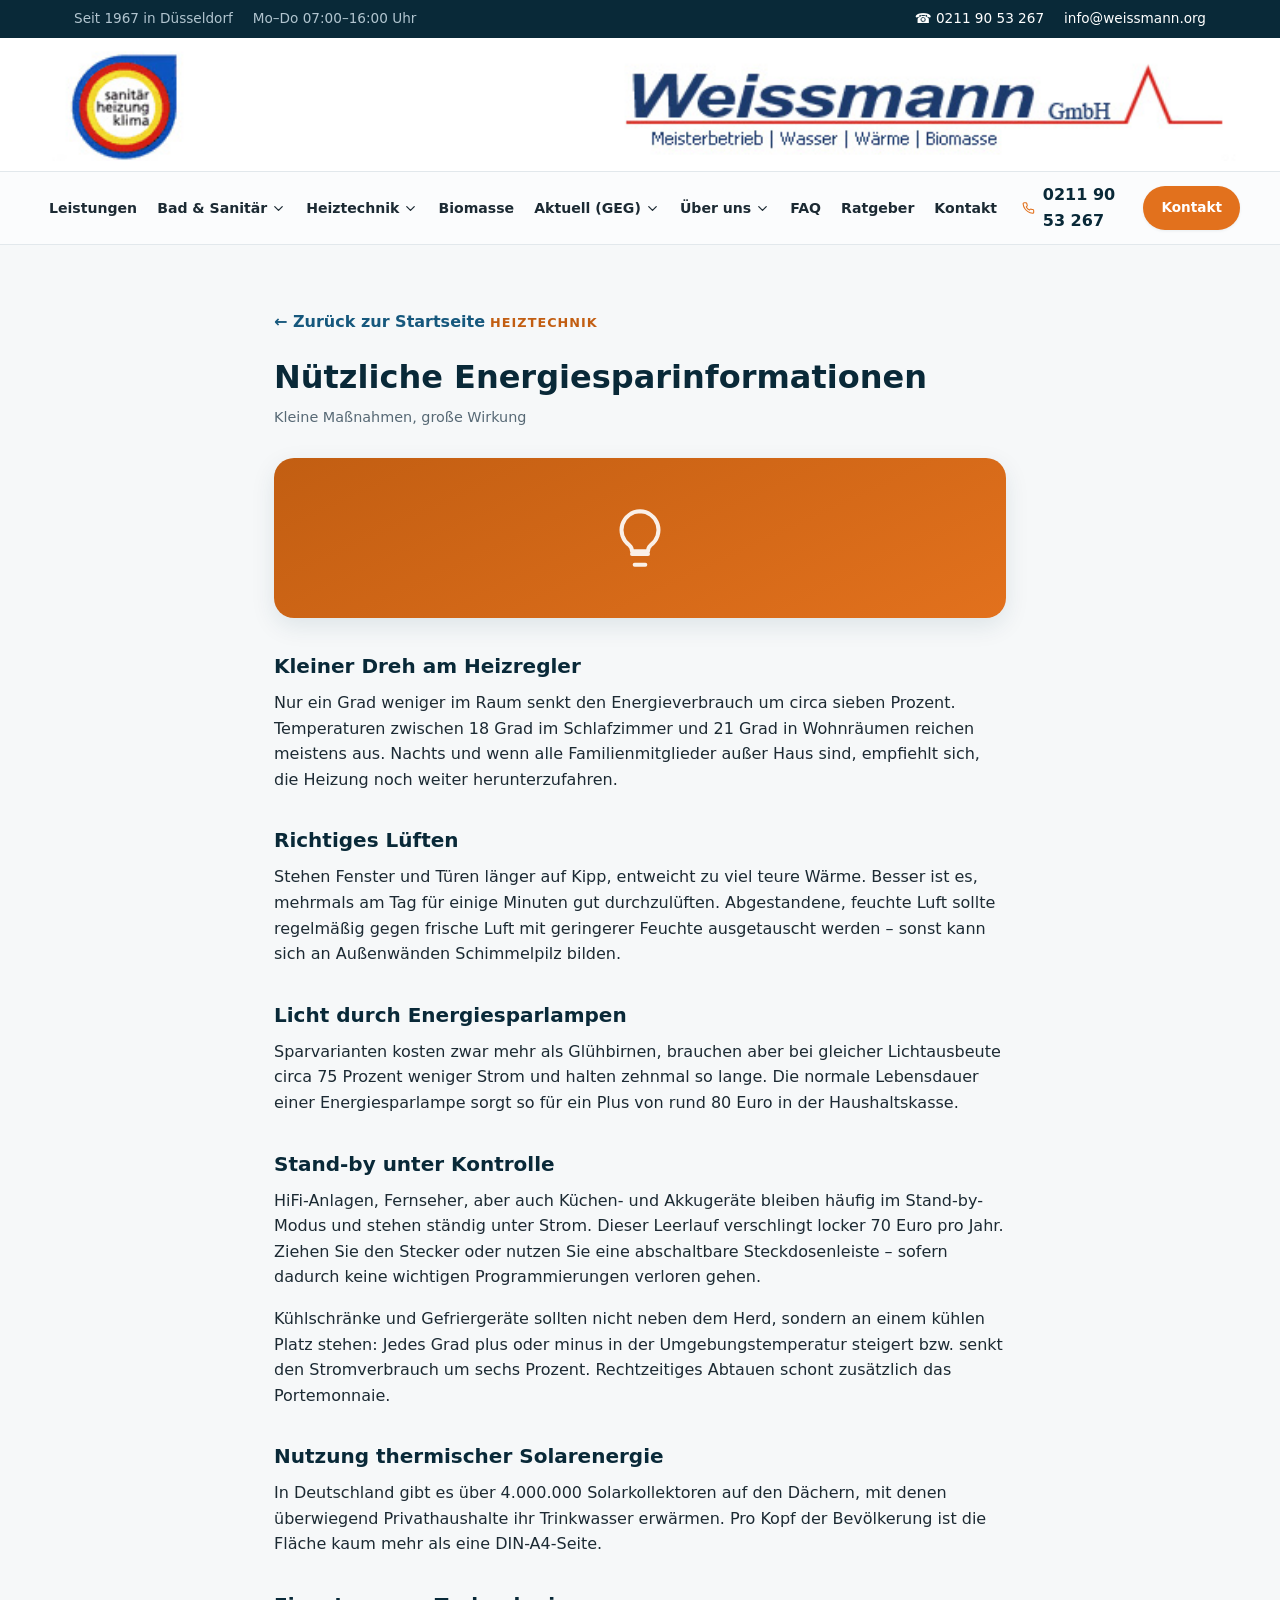
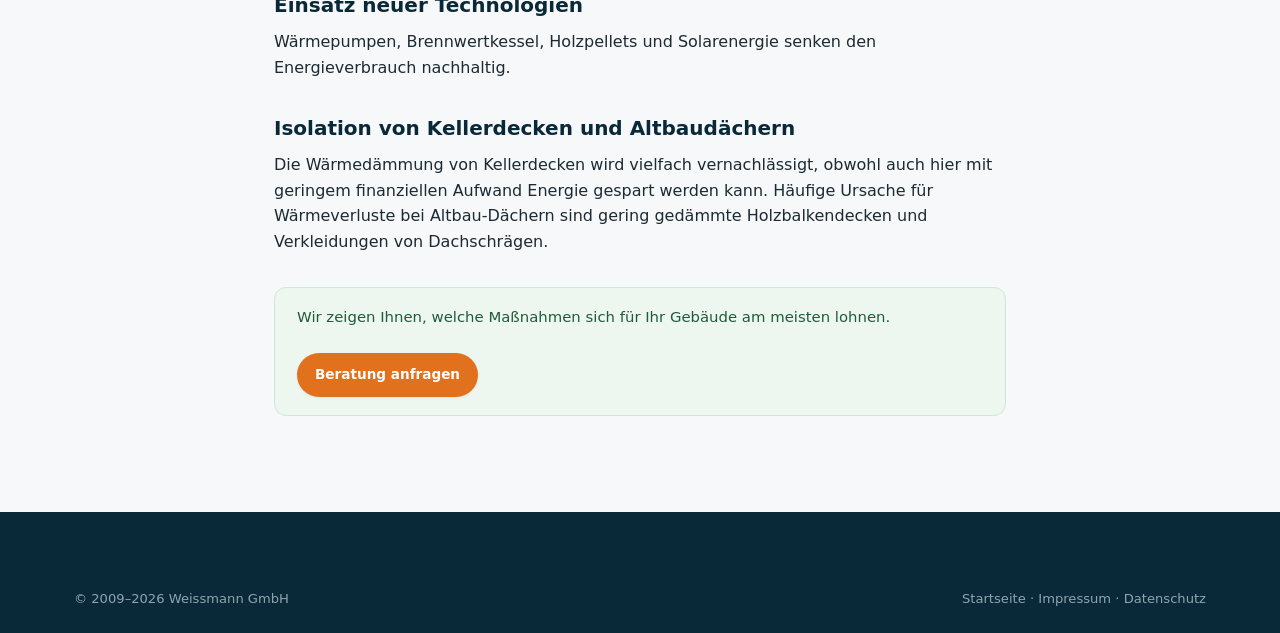
<file: ratgeber-energiesparinfos.html>
<!DOCTYPE html>
<html lang="de">
<head>
<meta charset="UTF-8" />
<meta name="viewport" content="width=device-width, initial-scale=1.0" />
<title>Nützliche Energiesparinformationen | Weissmann GmbH</title>
<meta name="description" content="Kleine Maßnahmen mit großer Wirkung: Praktische Energiespartipps für Heizung, Beleuchtung und Elektrogeräte." />
<meta name="robots" content="index, follow" />
<link rel="icon" href="images/favicon.svg" type="image/svg+xml" />
<link rel="stylesheet" href="css/style.css" />
</head>
<body>
<a class="skip-link" href="index.html#main-content">Zum Inhalt springen</a>

<div class="topbar">
  <div class="container">
    <div class="topbar__links">
      <span>Seit 1967 in Düsseldorf</span>
      <span>Mo–Do 07:00–16:00 Uhr</span>
    </div>
    <div class="topbar__links">
      <a href="tel:+492119053267">☎ 0211 90 53 267</a>
      <a href="mailto:info@weissmann.org">info@weissmann.org</a>
    </div>
  </div>
</div>

<div class="site-header-wrap">
  <header class="site-header">
    <div class="container site-header__logo-row">
      <a href="index.html" class="brand" aria-label="Weissmann GmbH – Startseite">
        <img class="brand__logo" src="images/logo-clean.png" width="739" height="70" alt="Weissmann GmbH – Meisterbetrieb | Wasser | Wärme | Biomasse" />
      </a>
    </div>
  </header>

  <div class="subnav">
    <div class="container subnav__inner">
      <nav class="main-nav" id="mainNav" aria-label="Hauptnavigation">
        <div class="main-nav__close">
          <button type="button" id="navClose" aria-label="Menü schließen">
            <svg viewBox="0 0 24 24" fill="none" stroke="currentColor" stroke-width="2" stroke-linecap="round"><path d="M18 6 6 18M6 6l12 12"/></svg>
          </button>
        </div>
        <ul>
          <li><a href="index.html#leistungen">Leistungen</a></li>

          <li class="has-dropdown">
            <button type="button" class="nav-parent" aria-expanded="false">
              Bad &amp; Sanitär
              <svg viewBox="0 0 24 24" fill="none" stroke="currentColor" stroke-width="2" stroke-linecap="round" stroke-linejoin="round"><path d="m6 9 6 6 6-6"/></svg>
            </button>
            <ul class="dropdown">
              <li><a href="index.html#bad">Bäder aus einer Hand</a></li>
              <li><a href="ratgeber-badsanierung.html">Anleitung Sanierung</a></li>
              <li><a href="ratgeber-trinkwasserguete.html">Trinkwassergüte</a></li>
              <li><a href="ratgeber-frischwassertechnik.html">Frischwassertechnik</a></li>
            </ul>
          </li>

          <li class="has-dropdown">
            <button type="button" class="nav-parent" aria-expanded="false">
              Heiztechnik
              <svg viewBox="0 0 24 24" fill="none" stroke="currentColor" stroke-width="2" stroke-linecap="round" stroke-linejoin="round"><path d="m6 9 6 6 6-6"/></svg>
            </button>
            <ul class="dropdown">
              <li><a href="index.html#heiztechnik">Solarthermie &amp; Heizsysteme</a></li>
              <li><a href="ratgeber-technikinformation.html">Technikinformation</a></li>
              <li><a href="ratgeber-brennwert.html">Brennwert</a></li>
              <li><a href="ratgeber-waermepumpe.html">Wärmepumpe</a></li>
              <li><a href="ratgeber-exergiemaschine.html">Exergiemaschine</a></li>
              <li><a href="ratgeber-energiesparinfos.html">Energiespar-Informationen</a></li>
              <li><a href="ratgeber-sommer.html">Sparen im Sommer</a></li>
              <li><a href="ratgeber-referenzanlagen.html">Referenzanlagen</a></li>
              <li><a href="ratgeber-wartung.html">Wartung</a></li>
              <li><a href="ratgeber-raumregelung.html">Raum-Regelung</a></li>
            </ul>
          </li>

          <li><a href="index.html#biomasse">Biomasse</a></li>

          <li class="has-dropdown">
            <button type="button" class="nav-parent" aria-expanded="false">
              Aktuell (GEG)
              <svg viewBox="0 0 24 24" fill="none" stroke="currentColor" stroke-width="2" stroke-linecap="round" stroke-linejoin="round"><path d="m6 9 6 6 6-6"/></svg>
            </button>
            <ul class="dropdown">
              <li><a href="index.html#aktuell">Gebäudeenergiegesetz</a></li>
              <li><a href="ratgeber-sommer.html">Energiesparen im Sommer</a></li>
            </ul>
          </li>

          <li class="has-dropdown">
            <button type="button" class="nav-parent" aria-expanded="false">
              Über uns
              <svg viewBox="0 0 24 24" fill="none" stroke="currentColor" stroke-width="2" stroke-linecap="round" stroke-linejoin="round"><path d="m6 9 6 6 6-6"/></svg>
            </button>
            <ul class="dropdown">
              <li><a href="index.html#ueber-uns">Unsere Firmenhistorie</a></li>
              <li><a href="index.html#einsatzgebiet">Einsatzgebiet</a></li>
            </ul>
          </li>

          <li><a href="index.html#faq">FAQ</a></li>
          <li><a href="index.html#ratgeber">Ratgeber</a></li>
          <li><a href="index.html#kontakt">Kontakt</a></li>
        </ul>
        <div class="main-nav__cta">
          <a href="tel:+492119053267" class="btn btn--accent btn--block">Jetzt anrufen</a>
          <a href="index.html#kontakt" class="btn btn--outline btn--block">Kontakt aufnehmen</a>
        </div>
      </nav>

      <div class="header-actions">
        <a class="header-phone" href="tel:+492119053267">
          <svg viewBox="0 0 24 24" fill="none" stroke="currentColor" stroke-width="2" stroke-linecap="round" stroke-linejoin="round"><path d="M22 16.92v3a2 2 0 0 1-2.18 2 19.79 19.79 0 0 1-8.63-3.07 19.5 19.5 0 0 1-6-6 19.79 19.79 0 0 1-3.07-8.67A2 2 0 0 1 4.11 2h3a2 2 0 0 1 2 1.72c.127.96.362 1.903.7 2.81a2 2 0 0 1-.45 2.11L8.09 9.91a16 16 0 0 0 6 6l1.27-1.27a2 2 0 0 1 2.11-.45c.907.338 1.85.573 2.81.7A2 2 0 0 1 22 16.92z"/></svg>
          <span>0211 90 53 267</span>
        </a>
        <a href="index.html#kontakt" class="btn btn--accent btn--sm">Kontakt</a>
        <button class="nav-toggle" id="navToggle" aria-label="Menü öffnen" aria-expanded="false" aria-controls="mainNav">
          <svg viewBox="0 0 24 24" fill="none" stroke="currentColor" stroke-width="2" stroke-linecap="round"><path d="M3 6h18M3 12h18M3 18h18"/></svg>
        </button>
      </div>
    </div>
  </div>
</div>

<div class="nav-scrim" id="navScrim"></div>

<main class="legal">
  <a class="back" href="index.html#heiztechnik">← Zurück zur Startseite</a>
  <span class="eyebrow">Heiztechnik</span>
  <h1>Nützliche Energiesparinformationen</h1>
  <p class="updated">Kleine Maßnahmen, große Wirkung</p>

  <div class="article-banner grad-orange" aria-hidden="true">
    <svg viewBox="0 0 24 24" fill="none" stroke="#fff" stroke-width="1.5" stroke-linecap="round" stroke-linejoin="round"><path d="M9 18h6M10 22h4M12 2a7 7 0 0 0-4 12.7c.6.5 1 1.2 1 2.3h6c0-1.1.4-1.8 1-2.3A7 7 0 0 0 12 2z"/></svg>
  </div>

  <h2>Kleiner Dreh am Heizregler</h2>
  <p>Nur ein Grad weniger im Raum senkt den Energieverbrauch um circa sieben Prozent. Temperaturen zwischen 18 Grad im Schlafzimmer und 21 Grad in Wohnräumen reichen meistens aus. Nachts und wenn alle Familienmitglieder außer Haus sind, empfiehlt sich, die Heizung noch weiter herunterzufahren.</p>

  <h2>Richtiges Lüften</h2>
  <p>Stehen Fenster und Türen länger auf Kipp, entweicht zu viel teure Wärme. Besser ist es, mehrmals am Tag für einige Minuten gut durchzulüften. Abgestandene, feuchte Luft sollte regelmäßig gegen frische Luft mit geringerer Feuchte ausgetauscht werden – sonst kann sich an Außenwänden Schimmelpilz bilden.</p>

  <h2>Licht durch Energiesparlampen</h2>
  <p>Sparvarianten kosten zwar mehr als Glühbirnen, brauchen aber bei gleicher Lichtausbeute circa 75 Prozent weniger Strom und halten zehnmal so lange. Die normale Lebensdauer einer Energiesparlampe sorgt so für ein Plus von rund 80 Euro in der Haushaltskasse.</p>

  <h2>Stand-by unter Kontrolle</h2>
  <p>HiFi-Anlagen, Fernseher, aber auch Küchen- und Akkugeräte bleiben häufig im Stand-by-Modus und stehen ständig unter Strom. Dieser Leerlauf verschlingt locker 70 Euro pro Jahr. Ziehen Sie den Stecker oder nutzen Sie eine abschaltbare Steckdosenleiste – sofern dadurch keine wichtigen Programmierungen verloren gehen.</p>
  <p>Kühlschränke und Gefriergeräte sollten nicht neben dem Herd, sondern an einem kühlen Platz stehen: Jedes Grad plus oder minus in der Umgebungstemperatur steigert bzw. senkt den Stromverbrauch um sechs Prozent. Rechtzeitiges Abtauen schont zusätzlich das Portemonnaie.</p>

  <h2>Nutzung thermischer Solarenergie</h2>
  <p>In Deutschland gibt es über 4.000.000 Solarkollektoren auf den Dächern, mit denen überwiegend Privathaushalte ihr Trinkwasser erwärmen. Pro Kopf der Bevölkerung ist die Fläche kaum mehr als eine DIN-A4-Seite.</p>

  <h2>Einsatz neuer Technologien</h2>
  <p>Wärmepumpen, Brennwertkessel, Holzpellets und Solarenergie senken den Energieverbrauch nachhaltig.</p>

  <h2>Isolation von Kellerdecken und Altbaudächern</h2>
  <p>Die Wärmedämmung von Kellerdecken wird vielfach vernachlässigt, obwohl auch hier mit geringem finanziellen Aufwand Energie gespart werden kann. Häufige Ursache für Wärmeverluste bei Altbau-Dächern sind gering gedämmte Holzbalkendecken und Verkleidungen von Dachschrägen.</p>

  <div class="geg-note" style="margin-top:32px;">
    Wir zeigen Ihnen, welche Maßnahmen sich für Ihr Gebäude am meisten lohnen.
    <br /><br />
    <a href="index.html#kontakt" class="btn btn--accent btn--sm">Beratung anfragen</a>
  </div>
</main>

<footer class="site-footer">
  <div class="container footer-bottom">
    <span>© 2009–2026 Weissmann GmbH</span>
    <span><a href="index.html">Startseite</a> · <a href="impressum.html">Impressum</a> · <a href="datenschutz.html">Datenschutz</a></span>
  </div>
</footer>
<script src="js/main.js"></script>
</body>
</html>
</file>
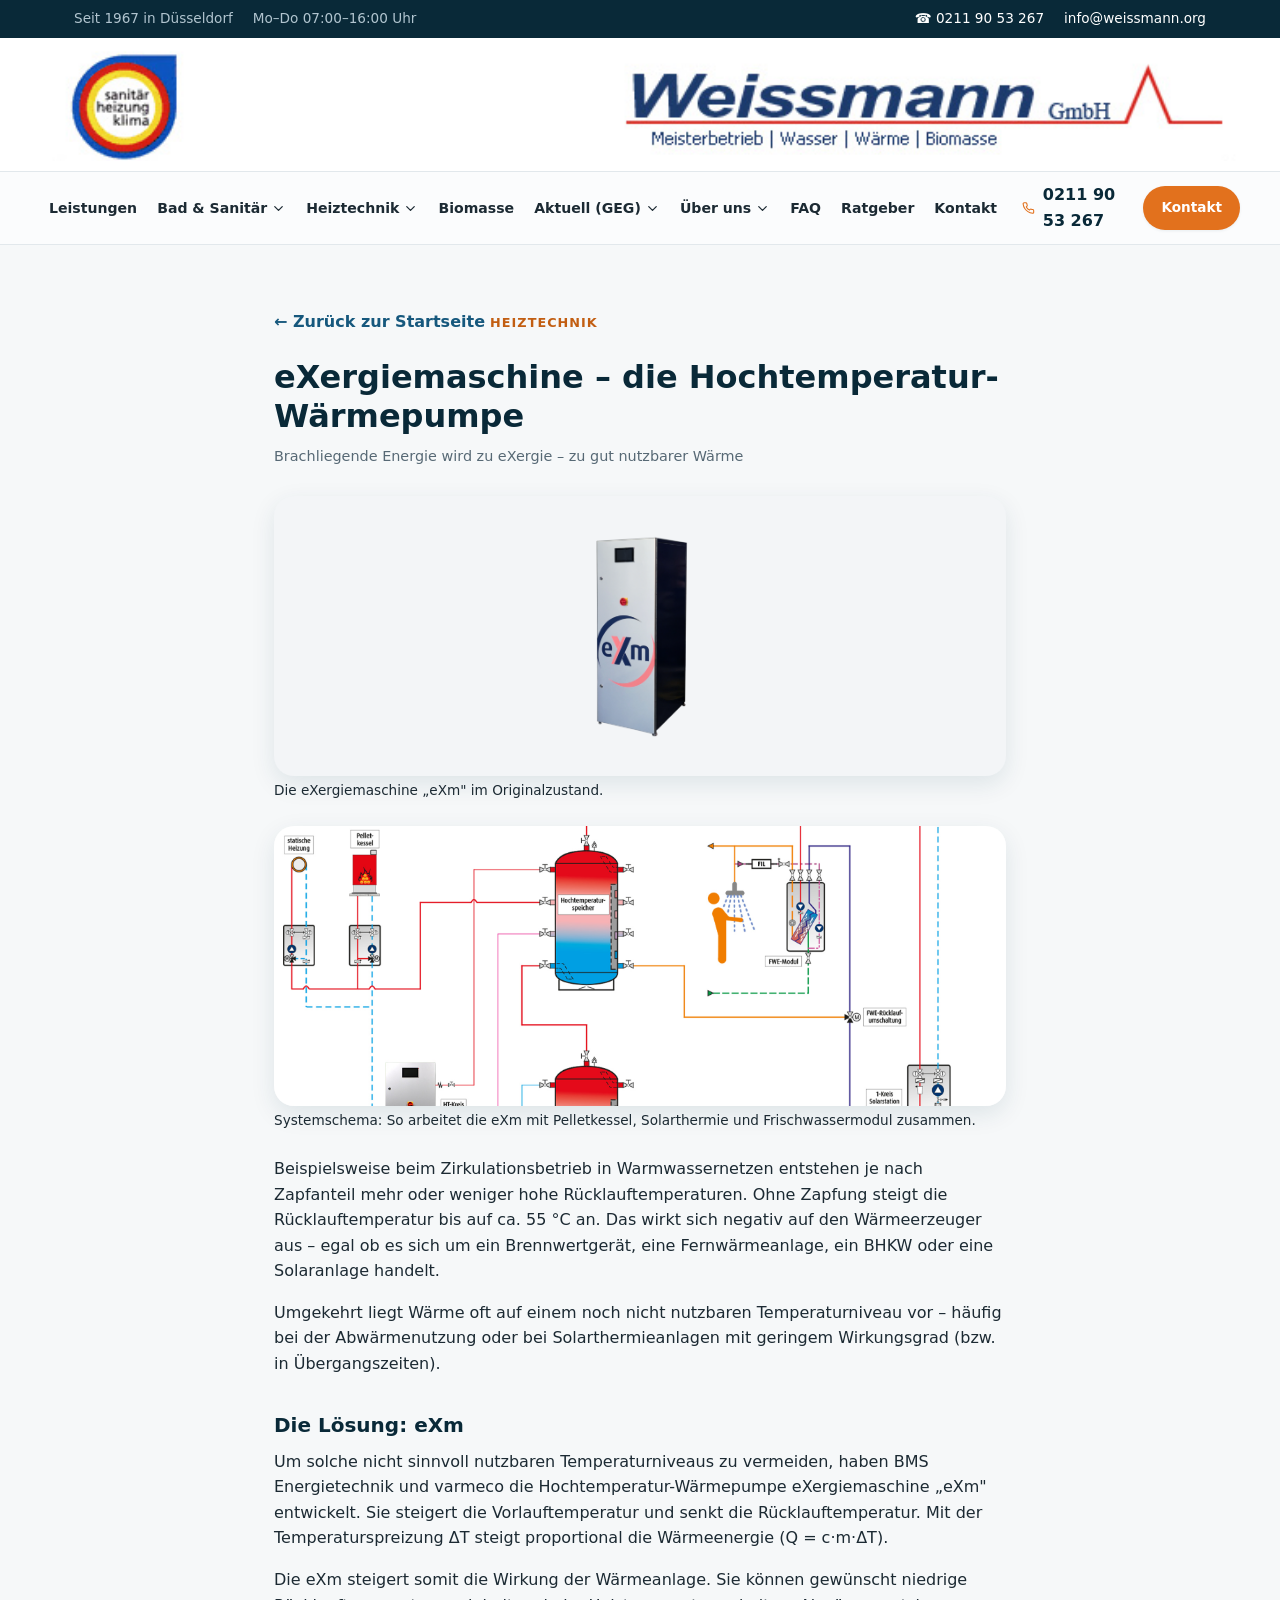
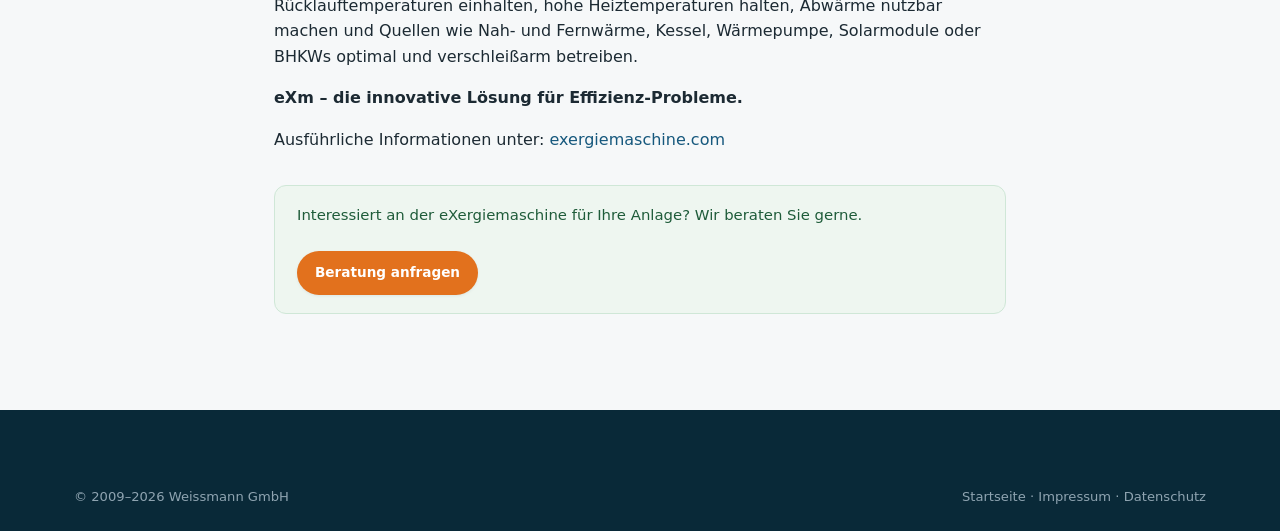
<file: ratgeber-exergiemaschine.html>
<!DOCTYPE html>
<html lang="de">
<head>
<meta charset="UTF-8" />
<meta name="viewport" content="width=device-width, initial-scale=1.0" />
<title>eXergiemaschine – Hochtemperatur-Wärmepumpe | Weissmann GmbH</title>
<meta name="description" content="Die eXergiemaschine steigert die Effizienz von Wärmepumpen, Kesseln, Solar- und BHKW-Anlagen durch optimierte Temperaturspreizung." />
<meta name="robots" content="index, follow" />
<link rel="icon" href="images/favicon.svg" type="image/svg+xml" />
<link rel="stylesheet" href="css/style.css" />
</head>
<body>
<a class="skip-link" href="index.html#main-content">Zum Inhalt springen</a>

<div class="topbar">
  <div class="container">
    <div class="topbar__links">
      <span>Seit 1967 in Düsseldorf</span>
      <span>Mo–Do 07:00–16:00 Uhr</span>
    </div>
    <div class="topbar__links">
      <a href="tel:+492119053267">☎ 0211 90 53 267</a>
      <a href="mailto:info@weissmann.org">info@weissmann.org</a>
    </div>
  </div>
</div>

<div class="site-header-wrap">
  <header class="site-header">
    <div class="container site-header__logo-row">
      <a href="index.html" class="brand" aria-label="Weissmann GmbH – Startseite">
        <img class="brand__logo" src="images/logo-clean.png" width="739" height="70" alt="Weissmann GmbH – Meisterbetrieb | Wasser | Wärme | Biomasse" />
      </a>
    </div>
  </header>

  <div class="subnav">
    <div class="container subnav__inner">
      <nav class="main-nav" id="mainNav" aria-label="Hauptnavigation">
        <div class="main-nav__close">
          <button type="button" id="navClose" aria-label="Menü schließen">
            <svg viewBox="0 0 24 24" fill="none" stroke="currentColor" stroke-width="2" stroke-linecap="round"><path d="M18 6 6 18M6 6l12 12"/></svg>
          </button>
        </div>
        <ul>
          <li><a href="index.html#leistungen">Leistungen</a></li>

          <li class="has-dropdown">
            <button type="button" class="nav-parent" aria-expanded="false">
              Bad &amp; Sanitär
              <svg viewBox="0 0 24 24" fill="none" stroke="currentColor" stroke-width="2" stroke-linecap="round" stroke-linejoin="round"><path d="m6 9 6 6 6-6"/></svg>
            </button>
            <ul class="dropdown">
              <li><a href="index.html#bad">Bäder aus einer Hand</a></li>
              <li><a href="ratgeber-badsanierung.html">Anleitung Sanierung</a></li>
              <li><a href="ratgeber-trinkwasserguete.html">Trinkwassergüte</a></li>
              <li><a href="ratgeber-frischwassertechnik.html">Frischwassertechnik</a></li>
            </ul>
          </li>

          <li class="has-dropdown">
            <button type="button" class="nav-parent" aria-expanded="false">
              Heiztechnik
              <svg viewBox="0 0 24 24" fill="none" stroke="currentColor" stroke-width="2" stroke-linecap="round" stroke-linejoin="round"><path d="m6 9 6 6 6-6"/></svg>
            </button>
            <ul class="dropdown">
              <li><a href="index.html#heiztechnik">Solarthermie &amp; Heizsysteme</a></li>
              <li><a href="ratgeber-technikinformation.html">Technikinformation</a></li>
              <li><a href="ratgeber-brennwert.html">Brennwert</a></li>
              <li><a href="ratgeber-waermepumpe.html">Wärmepumpe</a></li>
              <li><a href="ratgeber-exergiemaschine.html">Exergiemaschine</a></li>
              <li><a href="ratgeber-energiesparinfos.html">Energiespar-Informationen</a></li>
              <li><a href="ratgeber-sommer.html">Sparen im Sommer</a></li>
              <li><a href="ratgeber-referenzanlagen.html">Referenzanlagen</a></li>
              <li><a href="ratgeber-wartung.html">Wartung</a></li>
              <li><a href="ratgeber-raumregelung.html">Raum-Regelung</a></li>
            </ul>
          </li>

          <li><a href="index.html#biomasse">Biomasse</a></li>

          <li class="has-dropdown">
            <button type="button" class="nav-parent" aria-expanded="false">
              Aktuell (GEG)
              <svg viewBox="0 0 24 24" fill="none" stroke="currentColor" stroke-width="2" stroke-linecap="round" stroke-linejoin="round"><path d="m6 9 6 6 6-6"/></svg>
            </button>
            <ul class="dropdown">
              <li><a href="index.html#aktuell">Gebäudeenergiegesetz</a></li>
              <li><a href="ratgeber-sommer.html">Energiesparen im Sommer</a></li>
            </ul>
          </li>

          <li class="has-dropdown">
            <button type="button" class="nav-parent" aria-expanded="false">
              Über uns
              <svg viewBox="0 0 24 24" fill="none" stroke="currentColor" stroke-width="2" stroke-linecap="round" stroke-linejoin="round"><path d="m6 9 6 6 6-6"/></svg>
            </button>
            <ul class="dropdown">
              <li><a href="index.html#ueber-uns">Unsere Firmenhistorie</a></li>
              <li><a href="index.html#einsatzgebiet">Einsatzgebiet</a></li>
            </ul>
          </li>

          <li><a href="index.html#faq">FAQ</a></li>
          <li><a href="index.html#ratgeber">Ratgeber</a></li>
          <li><a href="index.html#kontakt">Kontakt</a></li>
        </ul>
        <div class="main-nav__cta">
          <a href="tel:+492119053267" class="btn btn--accent btn--block">Jetzt anrufen</a>
          <a href="index.html#kontakt" class="btn btn--outline btn--block">Kontakt aufnehmen</a>
        </div>
      </nav>

      <div class="header-actions">
        <a class="header-phone" href="tel:+492119053267">
          <svg viewBox="0 0 24 24" fill="none" stroke="currentColor" stroke-width="2" stroke-linecap="round" stroke-linejoin="round"><path d="M22 16.92v3a2 2 0 0 1-2.18 2 19.79 19.79 0 0 1-8.63-3.07 19.5 19.5 0 0 1-6-6 19.79 19.79 0 0 1-3.07-8.67A2 2 0 0 1 4.11 2h3a2 2 0 0 1 2 1.72c.127.96.362 1.903.7 2.81a2 2 0 0 1-.45 2.11L8.09 9.91a16 16 0 0 0 6 6l1.27-1.27a2 2 0 0 1 2.11-.45c.907.338 1.85.573 2.81.7A2 2 0 0 1 22 16.92z"/></svg>
          <span>0211 90 53 267</span>
        </a>
        <a href="index.html#kontakt" class="btn btn--accent btn--sm">Kontakt</a>
        <button class="nav-toggle" id="navToggle" aria-label="Menü öffnen" aria-expanded="false" aria-controls="mainNav">
          <svg viewBox="0 0 24 24" fill="none" stroke="currentColor" stroke-width="2" stroke-linecap="round"><path d="M3 6h18M3 12h18M3 18h18"/></svg>
        </button>
      </div>
    </div>
  </div>
</div>

<div class="nav-scrim" id="navScrim"></div>

<main class="legal">
  <a class="back" href="index.html#heiztechnik">← Zurück zur Startseite</a>
  <span class="eyebrow">Heiztechnik</span>
  <h1>eXergiemaschine – die Hochtemperatur-Wärmepumpe</h1>
  <p class="updated">Brachliegende Energie wird zu eXergie – zu gut nutzbarer Wärme</p>

  <img class="article-photo article-photo--contain" src="images/exergiemaschine-produkt.png" alt="Die eXergiemaschine (eXm) – Hochtemperatur-Wärmepumpe von BMS Energietechnik und varmeco" loading="lazy" />
  <p class="article-photo-caption">Die eXergiemaschine „eXm" im Originalzustand.</p>
  <img class="article-photo" src="images/exergiemaschine-schema.jpg" alt="Schema der eXergiemaschine im Zusammenspiel mit Pelletkessel, Solarthermie und Frischwassermodul" loading="lazy" />
  <p class="article-photo-caption">Systemschema: So arbeitet die eXm mit Pelletkessel, Solarthermie und Frischwassermodul zusammen.</p>

  <p>Beispielsweise beim Zirkulationsbetrieb in Warmwassernetzen entstehen je nach Zapfanteil mehr oder weniger hohe Rücklauftemperaturen. Ohne Zapfung steigt die Rücklauftemperatur bis auf ca. 55 °C an. Das wirkt sich negativ auf den Wärmeerzeuger aus – egal ob es sich um ein Brennwertgerät, eine Fernwärmeanlage, ein BHKW oder eine Solaranlage handelt.</p>
  <p>Umgekehrt liegt Wärme oft auf einem noch nicht nutzbaren Temperaturniveau vor – häufig bei der Abwärmenutzung oder bei Solarthermieanlagen mit geringem Wirkungsgrad (bzw. in Übergangszeiten).</p>

  <h2>Die Lösung: eXm</h2>
  <p>Um solche nicht sinnvoll nutzbaren Temperaturniveaus zu vermeiden, haben BMS Energietechnik und varmeco die Hochtemperatur-Wärmepumpe eXergiemaschine „eXm" entwickelt. Sie steigert die Vorlauftemperatur und senkt die Rücklauftemperatur. Mit der Temperaturspreizung ΔT steigt proportional die Wärmeenergie (Q = c·m·ΔT).</p>
  <p>Die eXm steigert somit die Wirkung der Wärmeanlage. Sie können gewünscht niedrige Rücklauftemperaturen einhalten, hohe Heiztemperaturen halten, Abwärme nutzbar machen und Quellen wie Nah- und Fernwärme, Kessel, Wärmepumpe, Solarmodule oder BHKWs optimal und verschleißarm betreiben.</p>
  <p><strong>eXm – die innovative Lösung für Effizienz-Probleme.</strong></p>
  <p>Ausführliche Informationen unter: <a href="http://exergiemaschine.com" target="_blank" rel="noopener">exergiemaschine.com</a></p>

  <div class="geg-note" style="margin-top:32px;">
    Interessiert an der eXergiemaschine für Ihre Anlage? Wir beraten Sie gerne.
    <br /><br />
    <a href="index.html#kontakt" class="btn btn--accent btn--sm">Beratung anfragen</a>
  </div>
</main>

<footer class="site-footer">
  <div class="container footer-bottom">
    <span>© 2009–2026 Weissmann GmbH</span>
    <span><a href="index.html">Startseite</a> · <a href="impressum.html">Impressum</a> · <a href="datenschutz.html">Datenschutz</a></span>
  </div>
</footer>
<script src="js/main.js"></script>
</body>
</html>
</file>
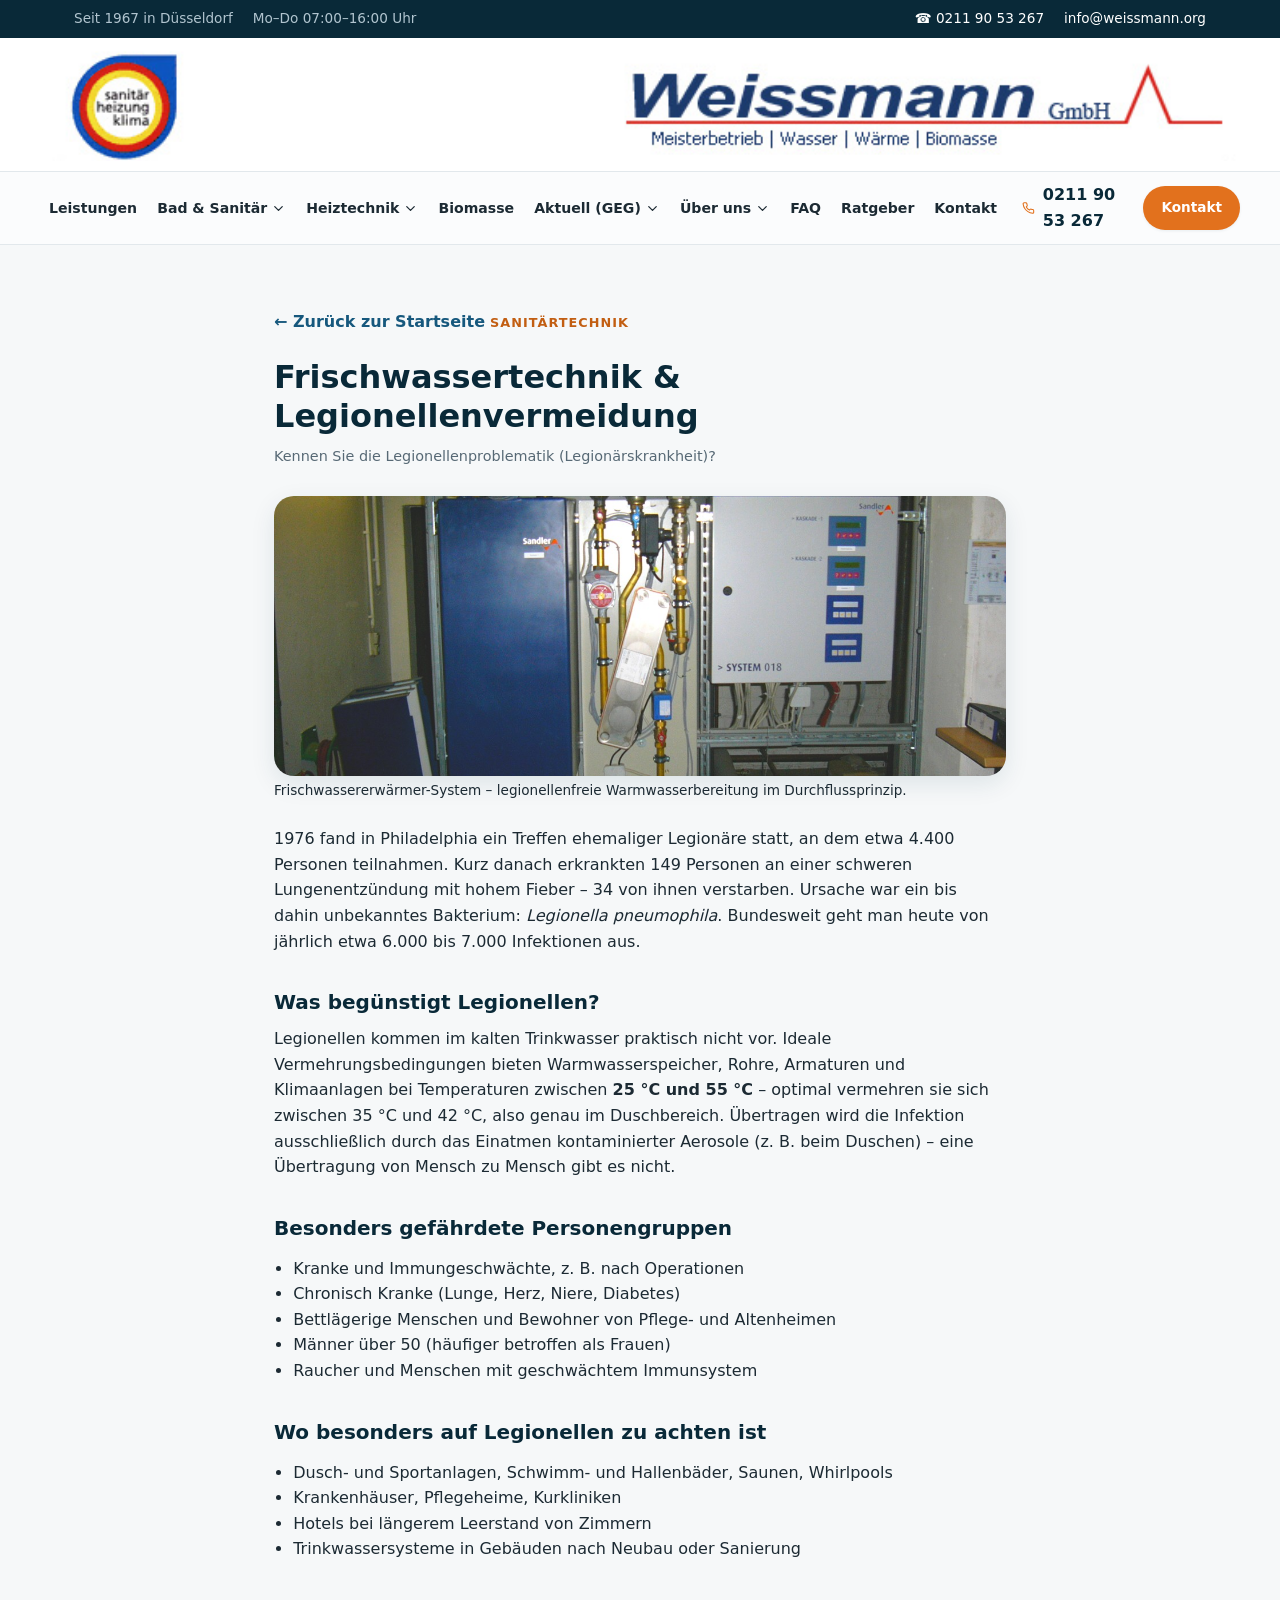
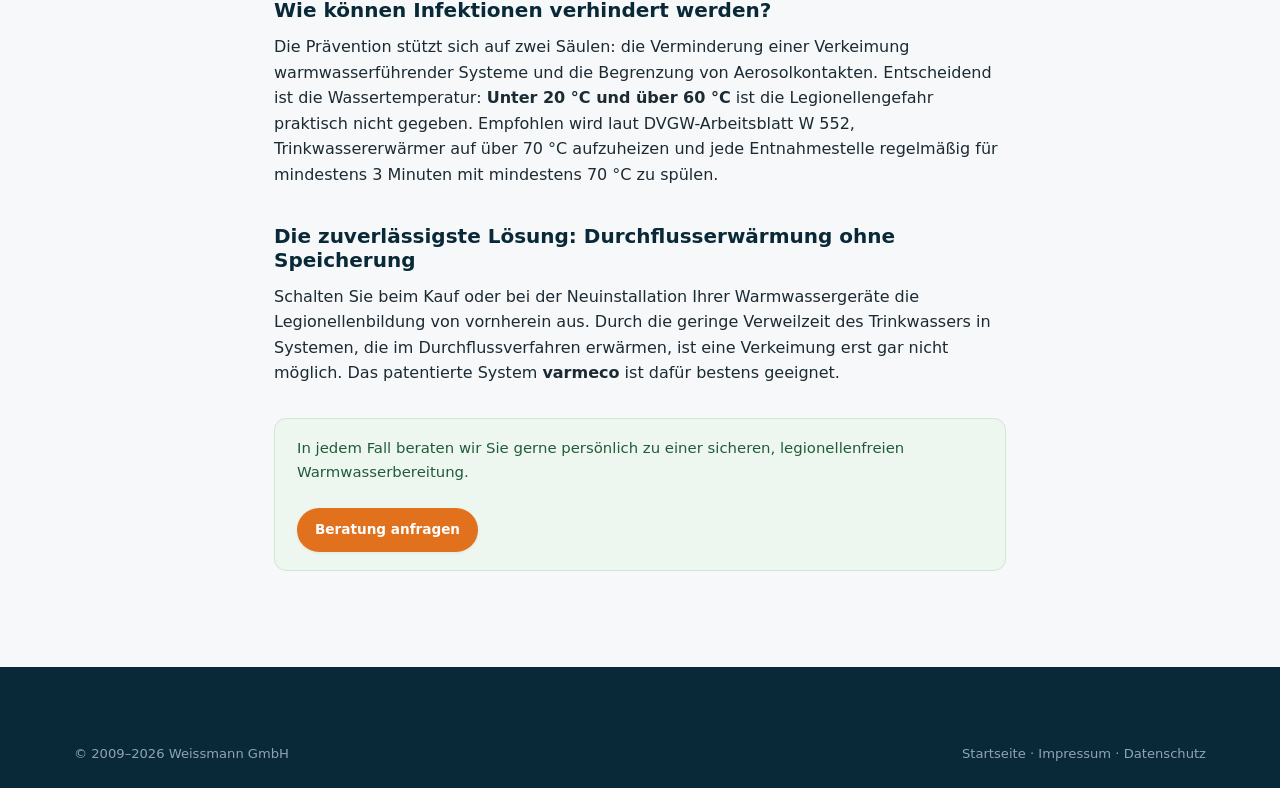
<file: ratgeber-frischwassertechnik.html>
<!DOCTYPE html>
<html lang="de">
<head>
<meta charset="UTF-8" />
<meta name="viewport" content="width=device-width, initial-scale=1.0" />
<title>Frischwassertechnik &amp; Legionellenvermeidung | Weissmann GmbH</title>
<meta name="description" content="Was sind Legionellen, welche Risiken bergen sie, und wie schützt die Frischwassertechnik von Weissmann GmbH zuverlässig davor?" />
<meta name="robots" content="index, follow" />
<link rel="icon" href="images/favicon.svg" type="image/svg+xml" />
<link rel="stylesheet" href="css/style.css" />
</head>
<body>
<a class="skip-link" href="index.html#main-content">Zum Inhalt springen</a>

<div class="topbar">
  <div class="container">
    <div class="topbar__links">
      <span>Seit 1967 in Düsseldorf</span>
      <span>Mo–Do 07:00–16:00 Uhr</span>
    </div>
    <div class="topbar__links">
      <a href="tel:+492119053267">☎ 0211 90 53 267</a>
      <a href="mailto:info@weissmann.org">info@weissmann.org</a>
    </div>
  </div>
</div>

<div class="site-header-wrap">
  <header class="site-header">
    <div class="container site-header__logo-row">
      <a href="index.html" class="brand" aria-label="Weissmann GmbH – Startseite">
        <img class="brand__logo" src="images/logo-clean.png" width="739" height="70" alt="Weissmann GmbH – Meisterbetrieb | Wasser | Wärme | Biomasse" />
      </a>
    </div>
  </header>

  <div class="subnav">
    <div class="container subnav__inner">
      <nav class="main-nav" id="mainNav" aria-label="Hauptnavigation">
        <div class="main-nav__close">
          <button type="button" id="navClose" aria-label="Menü schließen">
            <svg viewBox="0 0 24 24" fill="none" stroke="currentColor" stroke-width="2" stroke-linecap="round"><path d="M18 6 6 18M6 6l12 12"/></svg>
          </button>
        </div>
        <ul>
          <li><a href="index.html#leistungen">Leistungen</a></li>

          <li class="has-dropdown">
            <button type="button" class="nav-parent" aria-expanded="false">
              Bad &amp; Sanitär
              <svg viewBox="0 0 24 24" fill="none" stroke="currentColor" stroke-width="2" stroke-linecap="round" stroke-linejoin="round"><path d="m6 9 6 6 6-6"/></svg>
            </button>
            <ul class="dropdown">
              <li><a href="index.html#bad">Bäder aus einer Hand</a></li>
              <li><a href="ratgeber-badsanierung.html">Anleitung Sanierung</a></li>
              <li><a href="ratgeber-trinkwasserguete.html">Trinkwassergüte</a></li>
              <li><a href="ratgeber-frischwassertechnik.html">Frischwassertechnik</a></li>
            </ul>
          </li>

          <li class="has-dropdown">
            <button type="button" class="nav-parent" aria-expanded="false">
              Heiztechnik
              <svg viewBox="0 0 24 24" fill="none" stroke="currentColor" stroke-width="2" stroke-linecap="round" stroke-linejoin="round"><path d="m6 9 6 6 6-6"/></svg>
            </button>
            <ul class="dropdown">
              <li><a href="index.html#heiztechnik">Solarthermie &amp; Heizsysteme</a></li>
              <li><a href="ratgeber-technikinformation.html">Technikinformation</a></li>
              <li><a href="ratgeber-brennwert.html">Brennwert</a></li>
              <li><a href="ratgeber-waermepumpe.html">Wärmepumpe</a></li>
              <li><a href="ratgeber-exergiemaschine.html">Exergiemaschine</a></li>
              <li><a href="ratgeber-energiesparinfos.html">Energiespar-Informationen</a></li>
              <li><a href="ratgeber-sommer.html">Sparen im Sommer</a></li>
              <li><a href="ratgeber-referenzanlagen.html">Referenzanlagen</a></li>
              <li><a href="ratgeber-wartung.html">Wartung</a></li>
              <li><a href="ratgeber-raumregelung.html">Raum-Regelung</a></li>
            </ul>
          </li>

          <li><a href="index.html#biomasse">Biomasse</a></li>

          <li class="has-dropdown">
            <button type="button" class="nav-parent" aria-expanded="false">
              Aktuell (GEG)
              <svg viewBox="0 0 24 24" fill="none" stroke="currentColor" stroke-width="2" stroke-linecap="round" stroke-linejoin="round"><path d="m6 9 6 6 6-6"/></svg>
            </button>
            <ul class="dropdown">
              <li><a href="index.html#aktuell">Gebäudeenergiegesetz</a></li>
              <li><a href="ratgeber-sommer.html">Energiesparen im Sommer</a></li>
            </ul>
          </li>

          <li class="has-dropdown">
            <button type="button" class="nav-parent" aria-expanded="false">
              Über uns
              <svg viewBox="0 0 24 24" fill="none" stroke="currentColor" stroke-width="2" stroke-linecap="round" stroke-linejoin="round"><path d="m6 9 6 6 6-6"/></svg>
            </button>
            <ul class="dropdown">
              <li><a href="index.html#ueber-uns">Unsere Firmenhistorie</a></li>
              <li><a href="index.html#einsatzgebiet">Einsatzgebiet</a></li>
            </ul>
          </li>

          <li><a href="index.html#faq">FAQ</a></li>
          <li><a href="index.html#ratgeber">Ratgeber</a></li>
          <li><a href="index.html#kontakt">Kontakt</a></li>
        </ul>
        <div class="main-nav__cta">
          <a href="tel:+492119053267" class="btn btn--accent btn--block">Jetzt anrufen</a>
          <a href="index.html#kontakt" class="btn btn--outline btn--block">Kontakt aufnehmen</a>
        </div>
      </nav>

      <div class="header-actions">
        <a class="header-phone" href="tel:+492119053267">
          <svg viewBox="0 0 24 24" fill="none" stroke="currentColor" stroke-width="2" stroke-linecap="round" stroke-linejoin="round"><path d="M22 16.92v3a2 2 0 0 1-2.18 2 19.79 19.79 0 0 1-8.63-3.07 19.5 19.5 0 0 1-6-6 19.79 19.79 0 0 1-3.07-8.67A2 2 0 0 1 4.11 2h3a2 2 0 0 1 2 1.72c.127.96.362 1.903.7 2.81a2 2 0 0 1-.45 2.11L8.09 9.91a16 16 0 0 0 6 6l1.27-1.27a2 2 0 0 1 2.11-.45c.907.338 1.85.573 2.81.7A2 2 0 0 1 22 16.92z"/></svg>
          <span>0211 90 53 267</span>
        </a>
        <a href="index.html#kontakt" class="btn btn--accent btn--sm">Kontakt</a>
        <button class="nav-toggle" id="navToggle" aria-label="Menü öffnen" aria-expanded="false" aria-controls="mainNav">
          <svg viewBox="0 0 24 24" fill="none" stroke="currentColor" stroke-width="2" stroke-linecap="round"><path d="M3 6h18M3 12h18M3 18h18"/></svg>
        </button>
      </div>
    </div>
  </div>
</div>

<div class="nav-scrim" id="navScrim"></div>

<main class="legal">
  <a class="back" href="index.html#bad">← Zurück zur Startseite</a>
  <span class="eyebrow">Sanitärtechnik</span>
  <h1>Frischwassertechnik &amp; Legionellenvermeidung</h1>
  <p class="updated">Kennen Sie die Legionellenproblematik (Legionärskrankheit)?</p>

  <img class="article-photo" src="images/frischwassererwaermer.jpg" alt="Frischwassererwärmer-System im Einsatz bei einem Kundenprojekt der Weissmann GmbH" loading="lazy" />
  <p class="article-photo-caption">Frischwassererwärmer-System – legionellenfreie Warmwasserbereitung im Durchflussprinzip.</p>

  <p>1976 fand in Philadelphia ein Treffen ehemaliger Legionäre statt, an dem etwa 4.400 Personen teilnahmen. Kurz danach erkrankten 149 Personen an einer schweren Lungenentzündung mit hohem Fieber – 34 von ihnen verstarben. Ursache war ein bis dahin unbekanntes Bakterium: <em>Legionella pneumophila</em>. Bundesweit geht man heute von jährlich etwa 6.000 bis 7.000 Infektionen aus.</p>

  <h2>Was begünstigt Legionellen?</h2>
  <p>Legionellen kommen im kalten Trinkwasser praktisch nicht vor. Ideale Vermehrungsbedingungen bieten Warmwasserspeicher, Rohre, Armaturen und Klimaanlagen bei Temperaturen zwischen <strong>25 °C und 55 °C</strong> – optimal vermehren sie sich zwischen 35 °C und 42 °C, also genau im Duschbereich. Übertragen wird die Infektion ausschließlich durch das Einatmen kontaminierter Aerosole (z. B. beim Duschen) – eine Übertragung von Mensch zu Mensch gibt es nicht.</p>

  <h2>Besonders gefährdete Personengruppen</h2>
  <ul>
    <li>Kranke und Immungeschwächte, z. B. nach Operationen</li>
    <li>Chronisch Kranke (Lunge, Herz, Niere, Diabetes)</li>
    <li>Bettlägerige Menschen und Bewohner von Pflege- und Altenheimen</li>
    <li>Männer über 50 (häufiger betroffen als Frauen)</li>
    <li>Raucher und Menschen mit geschwächtem Immunsystem</li>
  </ul>

  <h2>Wo besonders auf Legionellen zu achten ist</h2>
  <ul>
    <li>Dusch- und Sportanlagen, Schwimm- und Hallenbäder, Saunen, Whirlpools</li>
    <li>Krankenhäuser, Pflegeheime, Kurkliniken</li>
    <li>Hotels bei längerem Leerstand von Zimmern</li>
    <li>Trinkwassersysteme in Gebäuden nach Neubau oder Sanierung</li>
  </ul>

  <h2>Wie können Infektionen verhindert werden?</h2>
  <p>Die Prävention stützt sich auf zwei Säulen: die Verminderung einer Verkeimung warmwasserführender Systeme und die Begrenzung von Aerosolkontakten. Entscheidend ist die Wassertemperatur: <strong>Unter 20 °C und über 60 °C</strong> ist die Legionellengefahr praktisch nicht gegeben. Empfohlen wird laut DVGW-Arbeitsblatt W 552, Trinkwassererwärmer auf über 70 °C aufzuheizen und jede Entnahmestelle regelmäßig für mindestens 3 Minuten mit mindestens 70 °C zu spülen.</p>

  <h2>Die zuverlässigste Lösung: Durchflusserwärmung ohne Speicherung</h2>
  <p>Schalten Sie beim Kauf oder bei der Neuinstallation Ihrer Warmwassergeräte die Legionellenbildung von vornherein aus. Durch die geringe Verweilzeit des Trinkwassers in Systemen, die im Durchflussverfahren erwärmen, ist eine Verkeimung erst gar nicht möglich. Das patentierte System <strong>varmeco</strong> ist dafür bestens geeignet.</p>

  <div class="geg-note" style="margin-top:32px;">
    In jedem Fall beraten wir Sie gerne persönlich zu einer sicheren, legionellenfreien Warmwasserbereitung.
    <br /><br />
    <a href="index.html#kontakt" class="btn btn--accent btn--sm">Beratung anfragen</a>
  </div>
</main>

<footer class="site-footer">
  <div class="container footer-bottom">
    <span>© 2009–2026 Weissmann GmbH</span>
    <span><a href="index.html">Startseite</a> · <a href="impressum.html">Impressum</a> · <a href="datenschutz.html">Datenschutz</a></span>
  </div>
</footer>
<script src="js/main.js"></script>
</body>
</html>
</file>
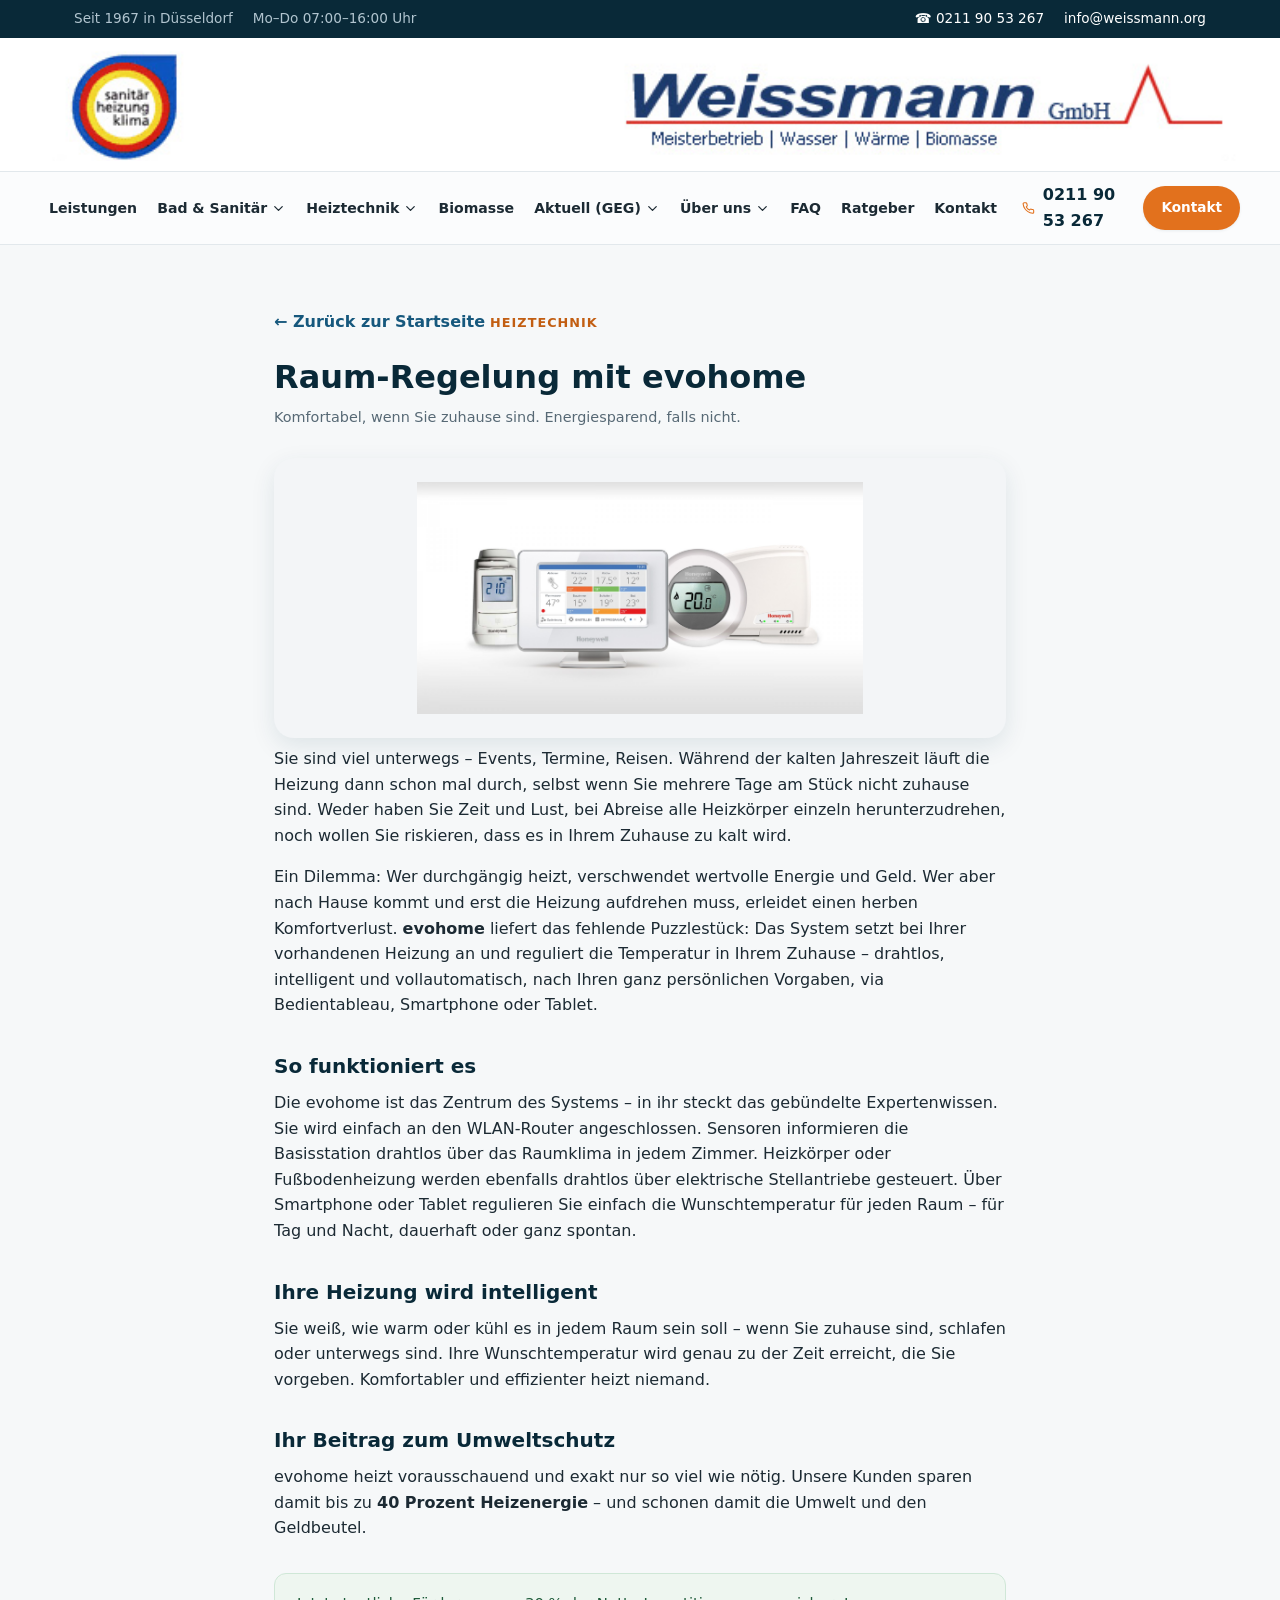
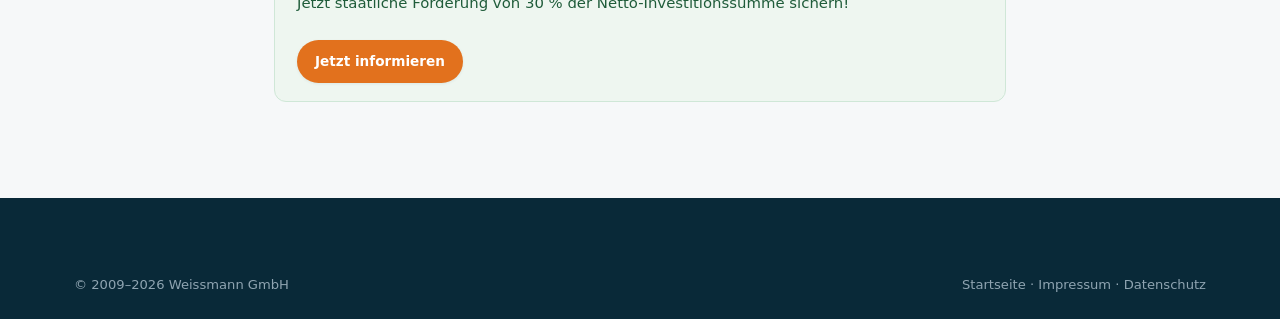
<file: ratgeber-raumregelung.html>
<!DOCTYPE html>
<html lang="de">
<head>
<meta charset="UTF-8" />
<meta name="viewport" content="width=device-width, initial-scale=1.0" />
<title>Raum-Regelung mit evohome | Weissmann GmbH</title>
<meta name="description" content="Komfortabel, wenn Sie zuhause sind. Energiesparend, falls nicht. Die intelligente Raum-Regelung evohome von Weissmann GmbH." />
<meta name="robots" content="index, follow" />
<link rel="icon" href="images/favicon.svg" type="image/svg+xml" />
<link rel="stylesheet" href="css/style.css" />
</head>
<body>
<a class="skip-link" href="index.html#main-content">Zum Inhalt springen</a>

<div class="topbar">
  <div class="container">
    <div class="topbar__links">
      <span>Seit 1967 in Düsseldorf</span>
      <span>Mo–Do 07:00–16:00 Uhr</span>
    </div>
    <div class="topbar__links">
      <a href="tel:+492119053267">☎ 0211 90 53 267</a>
      <a href="mailto:info@weissmann.org">info@weissmann.org</a>
    </div>
  </div>
</div>

<div class="site-header-wrap">
  <header class="site-header">
    <div class="container site-header__logo-row">
      <a href="index.html" class="brand" aria-label="Weissmann GmbH – Startseite">
        <img class="brand__logo" src="images/logo-clean.png" width="739" height="70" alt="Weissmann GmbH – Meisterbetrieb | Wasser | Wärme | Biomasse" />
      </a>
    </div>
  </header>

  <div class="subnav">
    <div class="container subnav__inner">
      <nav class="main-nav" id="mainNav" aria-label="Hauptnavigation">
        <div class="main-nav__close">
          <button type="button" id="navClose" aria-label="Menü schließen">
            <svg viewBox="0 0 24 24" fill="none" stroke="currentColor" stroke-width="2" stroke-linecap="round"><path d="M18 6 6 18M6 6l12 12"/></svg>
          </button>
        </div>
        <ul>
          <li><a href="index.html#leistungen">Leistungen</a></li>

          <li class="has-dropdown">
            <button type="button" class="nav-parent" aria-expanded="false">
              Bad &amp; Sanitär
              <svg viewBox="0 0 24 24" fill="none" stroke="currentColor" stroke-width="2" stroke-linecap="round" stroke-linejoin="round"><path d="m6 9 6 6 6-6"/></svg>
            </button>
            <ul class="dropdown">
              <li><a href="index.html#bad">Bäder aus einer Hand</a></li>
              <li><a href="ratgeber-badsanierung.html">Anleitung Sanierung</a></li>
              <li><a href="ratgeber-trinkwasserguete.html">Trinkwassergüte</a></li>
              <li><a href="ratgeber-frischwassertechnik.html">Frischwassertechnik</a></li>
            </ul>
          </li>

          <li class="has-dropdown">
            <button type="button" class="nav-parent" aria-expanded="false">
              Heiztechnik
              <svg viewBox="0 0 24 24" fill="none" stroke="currentColor" stroke-width="2" stroke-linecap="round" stroke-linejoin="round"><path d="m6 9 6 6 6-6"/></svg>
            </button>
            <ul class="dropdown">
              <li><a href="index.html#heiztechnik">Solarthermie &amp; Heizsysteme</a></li>
              <li><a href="ratgeber-technikinformation.html">Technikinformation</a></li>
              <li><a href="ratgeber-brennwert.html">Brennwert</a></li>
              <li><a href="ratgeber-waermepumpe.html">Wärmepumpe</a></li>
              <li><a href="ratgeber-exergiemaschine.html">Exergiemaschine</a></li>
              <li><a href="ratgeber-energiesparinfos.html">Energiespar-Informationen</a></li>
              <li><a href="ratgeber-sommer.html">Sparen im Sommer</a></li>
              <li><a href="ratgeber-referenzanlagen.html">Referenzanlagen</a></li>
              <li><a href="ratgeber-wartung.html">Wartung</a></li>
              <li><a href="ratgeber-raumregelung.html">Raum-Regelung</a></li>
            </ul>
          </li>

          <li><a href="index.html#biomasse">Biomasse</a></li>

          <li class="has-dropdown">
            <button type="button" class="nav-parent" aria-expanded="false">
              Aktuell (GEG)
              <svg viewBox="0 0 24 24" fill="none" stroke="currentColor" stroke-width="2" stroke-linecap="round" stroke-linejoin="round"><path d="m6 9 6 6 6-6"/></svg>
            </button>
            <ul class="dropdown">
              <li><a href="index.html#aktuell">Gebäudeenergiegesetz</a></li>
              <li><a href="ratgeber-sommer.html">Energiesparen im Sommer</a></li>
            </ul>
          </li>

          <li class="has-dropdown">
            <button type="button" class="nav-parent" aria-expanded="false">
              Über uns
              <svg viewBox="0 0 24 24" fill="none" stroke="currentColor" stroke-width="2" stroke-linecap="round" stroke-linejoin="round"><path d="m6 9 6 6 6-6"/></svg>
            </button>
            <ul class="dropdown">
              <li><a href="index.html#ueber-uns">Unsere Firmenhistorie</a></li>
              <li><a href="index.html#einsatzgebiet">Einsatzgebiet</a></li>
            </ul>
          </li>

          <li><a href="index.html#faq">FAQ</a></li>
          <li><a href="index.html#ratgeber">Ratgeber</a></li>
          <li><a href="index.html#kontakt">Kontakt</a></li>
        </ul>
        <div class="main-nav__cta">
          <a href="tel:+492119053267" class="btn btn--accent btn--block">Jetzt anrufen</a>
          <a href="index.html#kontakt" class="btn btn--outline btn--block">Kontakt aufnehmen</a>
        </div>
      </nav>

      <div class="header-actions">
        <a class="header-phone" href="tel:+492119053267">
          <svg viewBox="0 0 24 24" fill="none" stroke="currentColor" stroke-width="2" stroke-linecap="round" stroke-linejoin="round"><path d="M22 16.92v3a2 2 0 0 1-2.18 2 19.79 19.79 0 0 1-8.63-3.07 19.5 19.5 0 0 1-6-6 19.79 19.79 0 0 1-3.07-8.67A2 2 0 0 1 4.11 2h3a2 2 0 0 1 2 1.72c.127.96.362 1.903.7 2.81a2 2 0 0 1-.45 2.11L8.09 9.91a16 16 0 0 0 6 6l1.27-1.27a2 2 0 0 1 2.11-.45c.907.338 1.85.573 2.81.7A2 2 0 0 1 22 16.92z"/></svg>
          <span>0211 90 53 267</span>
        </a>
        <a href="index.html#kontakt" class="btn btn--accent btn--sm">Kontakt</a>
        <button class="nav-toggle" id="navToggle" aria-label="Menü öffnen" aria-expanded="false" aria-controls="mainNav">
          <svg viewBox="0 0 24 24" fill="none" stroke="currentColor" stroke-width="2" stroke-linecap="round"><path d="M3 6h18M3 12h18M3 18h18"/></svg>
        </button>
      </div>
    </div>
  </div>
</div>

<div class="nav-scrim" id="navScrim"></div>

<main class="legal">
  <a class="back" href="index.html#heiztechnik">← Zurück zur Startseite</a>
  <span class="eyebrow">Heiztechnik</span>
  <h1>Raum-Regelung mit evohome</h1>
  <p class="updated">Komfortabel, wenn Sie zuhause sind. Energiesparend, falls nicht.</p>

  <img class="article-photo article-photo--contain" src="images/evohome-produkte.jpg" alt="evohome Raum-Regelung von Honeywell: Bedientableau, Heizkörperthermostate und Basisstation" loading="lazy" />

  <p>Sie sind viel unterwegs – Events, Termine, Reisen. Während der kalten Jahreszeit läuft die Heizung dann schon mal durch, selbst wenn Sie mehrere Tage am Stück nicht zuhause sind. Weder haben Sie Zeit und Lust, bei Abreise alle Heizkörper einzeln herunterzudrehen, noch wollen Sie riskieren, dass es in Ihrem Zuhause zu kalt wird.</p>
  <p>Ein Dilemma: Wer durchgängig heizt, verschwendet wertvolle Energie und Geld. Wer aber nach Hause kommt und erst die Heizung aufdrehen muss, erleidet einen herben Komfortverlust. <strong>evohome</strong> liefert das fehlende Puzzlestück: Das System setzt bei Ihrer vorhandenen Heizung an und reguliert die Temperatur in Ihrem Zuhause – drahtlos, intelligent und vollautomatisch, nach Ihren ganz persönlichen Vorgaben, via Bedientableau, Smartphone oder Tablet.</p>

  <h2>So funktioniert es</h2>
  <p>Die evohome ist das Zentrum des Systems – in ihr steckt das gebündelte Expertenwissen. Sie wird einfach an den WLAN-Router angeschlossen. Sensoren informieren die Basisstation drahtlos über das Raumklima in jedem Zimmer. Heizkörper oder Fußbodenheizung werden ebenfalls drahtlos über elektrische Stellantriebe gesteuert. Über Smartphone oder Tablet regulieren Sie einfach die Wunschtemperatur für jeden Raum – für Tag und Nacht, dauerhaft oder ganz spontan.</p>

  <h2>Ihre Heizung wird intelligent</h2>
  <p>Sie weiß, wie warm oder kühl es in jedem Raum sein soll – wenn Sie zuhause sind, schlafen oder unterwegs sind. Ihre Wunschtemperatur wird genau zu der Zeit erreicht, die Sie vorgeben. Komfortabler und effizienter heizt niemand.</p>

  <h2>Ihr Beitrag zum Umweltschutz</h2>
  <p>evohome heizt vorausschauend und exakt nur so viel wie nötig. Unsere Kunden sparen damit bis zu <strong>40 Prozent Heizenergie</strong> – und schonen damit die Umwelt und den Geldbeutel.</p>

  <div class="geg-note" style="margin-top:32px;">
    Jetzt staatliche Förderung von 30 % der Netto-Investitionssumme sichern!
    <br /><br />
    <a href="index.html#kontakt" class="btn btn--accent btn--sm">Jetzt informieren</a>
  </div>
</main>

<footer class="site-footer">
  <div class="container footer-bottom">
    <span>© 2009–2026 Weissmann GmbH</span>
    <span><a href="index.html">Startseite</a> · <a href="impressum.html">Impressum</a> · <a href="datenschutz.html">Datenschutz</a></span>
  </div>
</footer>
<script src="js/main.js"></script>
</body>
</html>
</file>
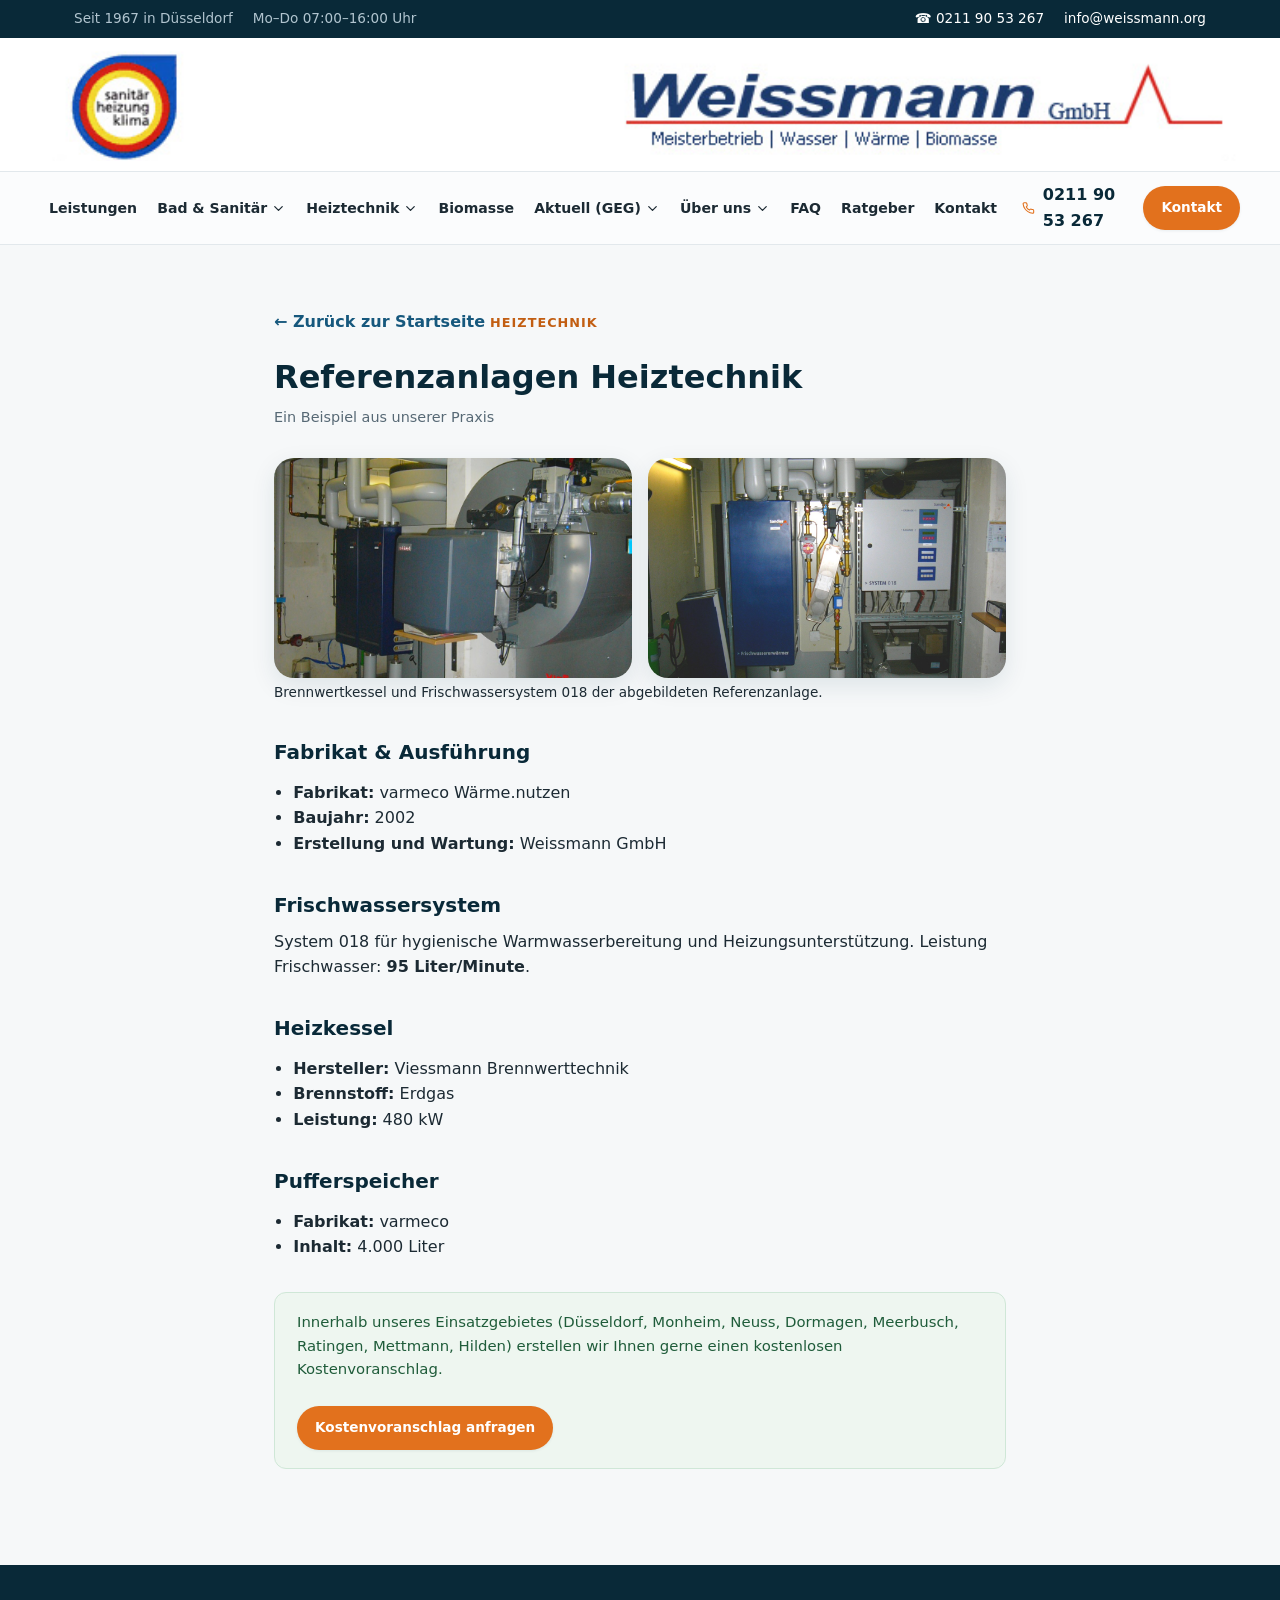
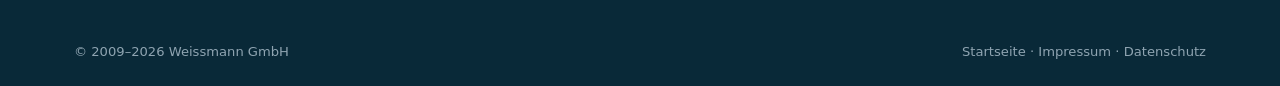
<file: ratgeber-referenzanlagen.html>
<!DOCTYPE html>
<html lang="de">
<head>
<meta charset="UTF-8" />
<meta name="viewport" content="width=device-width, initial-scale=1.0" />
<title>Referenzanlagen Heiztechnik | Weissmann GmbH</title>
<meta name="description" content="Beispielanlage aus unserem Einsatzgebiet: Frischwassersystem und Brennwerttechnik von Weissmann GmbH." />
<meta name="robots" content="index, follow" />
<link rel="icon" href="images/favicon.svg" type="image/svg+xml" />
<link rel="stylesheet" href="css/style.css" />
</head>
<body>
<a class="skip-link" href="index.html#main-content">Zum Inhalt springen</a>

<div class="topbar">
  <div class="container">
    <div class="topbar__links">
      <span>Seit 1967 in Düsseldorf</span>
      <span>Mo–Do 07:00–16:00 Uhr</span>
    </div>
    <div class="topbar__links">
      <a href="tel:+492119053267">☎ 0211 90 53 267</a>
      <a href="mailto:info@weissmann.org">info@weissmann.org</a>
    </div>
  </div>
</div>

<div class="site-header-wrap">
  <header class="site-header">
    <div class="container site-header__logo-row">
      <a href="index.html" class="brand" aria-label="Weissmann GmbH – Startseite">
        <img class="brand__logo" src="images/logo-clean.png" width="739" height="70" alt="Weissmann GmbH – Meisterbetrieb | Wasser | Wärme | Biomasse" />
      </a>
    </div>
  </header>

  <div class="subnav">
    <div class="container subnav__inner">
      <nav class="main-nav" id="mainNav" aria-label="Hauptnavigation">
        <div class="main-nav__close">
          <button type="button" id="navClose" aria-label="Menü schließen">
            <svg viewBox="0 0 24 24" fill="none" stroke="currentColor" stroke-width="2" stroke-linecap="round"><path d="M18 6 6 18M6 6l12 12"/></svg>
          </button>
        </div>
        <ul>
          <li><a href="index.html#leistungen">Leistungen</a></li>

          <li class="has-dropdown">
            <button type="button" class="nav-parent" aria-expanded="false">
              Bad &amp; Sanitär
              <svg viewBox="0 0 24 24" fill="none" stroke="currentColor" stroke-width="2" stroke-linecap="round" stroke-linejoin="round"><path d="m6 9 6 6 6-6"/></svg>
            </button>
            <ul class="dropdown">
              <li><a href="index.html#bad">Bäder aus einer Hand</a></li>
              <li><a href="ratgeber-badsanierung.html">Anleitung Sanierung</a></li>
              <li><a href="ratgeber-trinkwasserguete.html">Trinkwassergüte</a></li>
              <li><a href="ratgeber-frischwassertechnik.html">Frischwassertechnik</a></li>
            </ul>
          </li>

          <li class="has-dropdown">
            <button type="button" class="nav-parent" aria-expanded="false">
              Heiztechnik
              <svg viewBox="0 0 24 24" fill="none" stroke="currentColor" stroke-width="2" stroke-linecap="round" stroke-linejoin="round"><path d="m6 9 6 6 6-6"/></svg>
            </button>
            <ul class="dropdown">
              <li><a href="index.html#heiztechnik">Solarthermie &amp; Heizsysteme</a></li>
              <li><a href="ratgeber-technikinformation.html">Technikinformation</a></li>
              <li><a href="ratgeber-brennwert.html">Brennwert</a></li>
              <li><a href="ratgeber-waermepumpe.html">Wärmepumpe</a></li>
              <li><a href="ratgeber-exergiemaschine.html">Exergiemaschine</a></li>
              <li><a href="ratgeber-energiesparinfos.html">Energiespar-Informationen</a></li>
              <li><a href="ratgeber-sommer.html">Sparen im Sommer</a></li>
              <li><a href="ratgeber-referenzanlagen.html">Referenzanlagen</a></li>
              <li><a href="ratgeber-wartung.html">Wartung</a></li>
              <li><a href="ratgeber-raumregelung.html">Raum-Regelung</a></li>
            </ul>
          </li>

          <li><a href="index.html#biomasse">Biomasse</a></li>

          <li class="has-dropdown">
            <button type="button" class="nav-parent" aria-expanded="false">
              Aktuell (GEG)
              <svg viewBox="0 0 24 24" fill="none" stroke="currentColor" stroke-width="2" stroke-linecap="round" stroke-linejoin="round"><path d="m6 9 6 6 6-6"/></svg>
            </button>
            <ul class="dropdown">
              <li><a href="index.html#aktuell">Gebäudeenergiegesetz</a></li>
              <li><a href="ratgeber-sommer.html">Energiesparen im Sommer</a></li>
            </ul>
          </li>

          <li class="has-dropdown">
            <button type="button" class="nav-parent" aria-expanded="false">
              Über uns
              <svg viewBox="0 0 24 24" fill="none" stroke="currentColor" stroke-width="2" stroke-linecap="round" stroke-linejoin="round"><path d="m6 9 6 6 6-6"/></svg>
            </button>
            <ul class="dropdown">
              <li><a href="index.html#ueber-uns">Unsere Firmenhistorie</a></li>
              <li><a href="index.html#einsatzgebiet">Einsatzgebiet</a></li>
            </ul>
          </li>

          <li><a href="index.html#faq">FAQ</a></li>
          <li><a href="index.html#ratgeber">Ratgeber</a></li>
          <li><a href="index.html#kontakt">Kontakt</a></li>
        </ul>
        <div class="main-nav__cta">
          <a href="tel:+492119053267" class="btn btn--accent btn--block">Jetzt anrufen</a>
          <a href="index.html#kontakt" class="btn btn--outline btn--block">Kontakt aufnehmen</a>
        </div>
      </nav>

      <div class="header-actions">
        <a class="header-phone" href="tel:+492119053267">
          <svg viewBox="0 0 24 24" fill="none" stroke="currentColor" stroke-width="2" stroke-linecap="round" stroke-linejoin="round"><path d="M22 16.92v3a2 2 0 0 1-2.18 2 19.79 19.79 0 0 1-8.63-3.07 19.5 19.5 0 0 1-6-6 19.79 19.79 0 0 1-3.07-8.67A2 2 0 0 1 4.11 2h3a2 2 0 0 1 2 1.72c.127.96.362 1.903.7 2.81a2 2 0 0 1-.45 2.11L8.09 9.91a16 16 0 0 0 6 6l1.27-1.27a2 2 0 0 1 2.11-.45c.907.338 1.85.573 2.81.7A2 2 0 0 1 22 16.92z"/></svg>
          <span>0211 90 53 267</span>
        </a>
        <a href="index.html#kontakt" class="btn btn--accent btn--sm">Kontakt</a>
        <button class="nav-toggle" id="navToggle" aria-label="Menü öffnen" aria-expanded="false" aria-controls="mainNav">
          <svg viewBox="0 0 24 24" fill="none" stroke="currentColor" stroke-width="2" stroke-linecap="round"><path d="M3 6h18M3 12h18M3 18h18"/></svg>
        </button>
      </div>
    </div>
  </div>
</div>

<div class="nav-scrim" id="navScrim"></div>

<main class="legal">
  <a class="back" href="index.html#heiztechnik">← Zurück zur Startseite</a>
  <span class="eyebrow">Heiztechnik</span>
  <h1>Referenzanlagen Heiztechnik</h1>
  <p class="updated">Ein Beispiel aus unserer Praxis</p>

  <div class="article-photo-row">
    <img src="images/viessmann-brennwertkessel.jpg" alt="Viessmann Brennwertkessel der Referenzanlage" loading="lazy" />
    <img src="images/frischwassererwaermer.jpg" alt="Frischwassersystem 018 der Referenzanlage" loading="lazy" />
  </div>
  <p class="article-photo-caption">Brennwertkessel und Frischwassersystem 018 der abgebildeten Referenzanlage.</p>

  <h2>Fabrikat &amp; Ausführung</h2>
  <ul>
    <li><strong>Fabrikat:</strong> varmeco Wärme.nutzen</li>
    <li><strong>Baujahr:</strong> 2002</li>
    <li><strong>Erstellung und Wartung:</strong> Weissmann GmbH</li>
  </ul>

  <h2>Frischwassersystem</h2>
  <p>System 018 für hygienische Warmwasserbereitung und Heizungsunterstützung. Leistung Frischwasser: <strong>95 Liter/Minute</strong>.</p>

  <h2>Heizkessel</h2>
  <ul>
    <li><strong>Hersteller:</strong> Viessmann Brennwerttechnik</li>
    <li><strong>Brennstoff:</strong> Erdgas</li>
    <li><strong>Leistung:</strong> 480 kW</li>
  </ul>

  <h2>Pufferspeicher</h2>
  <ul>
    <li><strong>Fabrikat:</strong> varmeco</li>
    <li><strong>Inhalt:</strong> 4.000 Liter</li>
  </ul>

  <div class="geg-note" style="margin-top:32px;">
    Innerhalb unseres Einsatzgebietes (Düsseldorf, Monheim, Neuss, Dormagen, Meerbusch, Ratingen, Mettmann, Hilden) erstellen wir Ihnen gerne einen kostenlosen Kostenvoranschlag.
    <br /><br />
    <a href="index.html#kontakt" class="btn btn--accent btn--sm">Kostenvoranschlag anfragen</a>
  </div>
</main>

<footer class="site-footer">
  <div class="container footer-bottom">
    <span>© 2009–2026 Weissmann GmbH</span>
    <span><a href="index.html">Startseite</a> · <a href="impressum.html">Impressum</a> · <a href="datenschutz.html">Datenschutz</a></span>
  </div>
</footer>
<script src="js/main.js"></script>
</body>
</html>
</file>
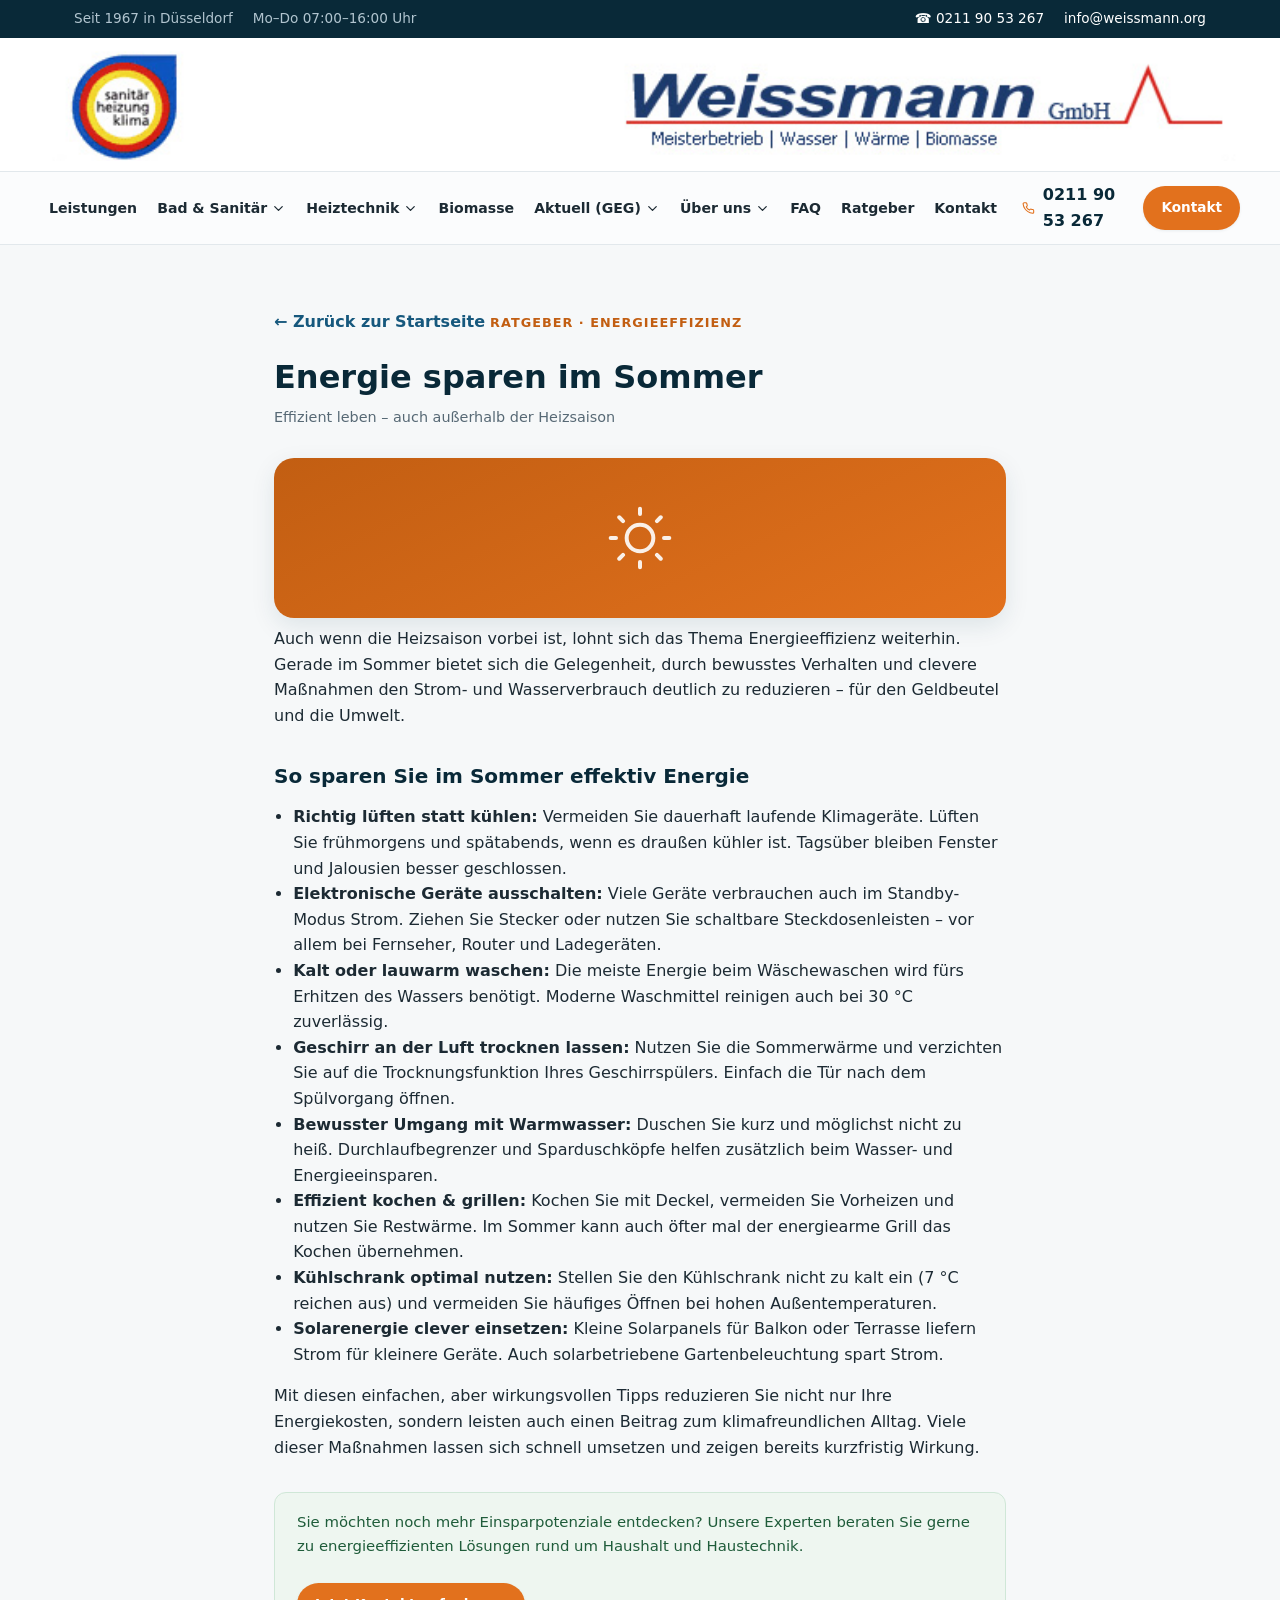
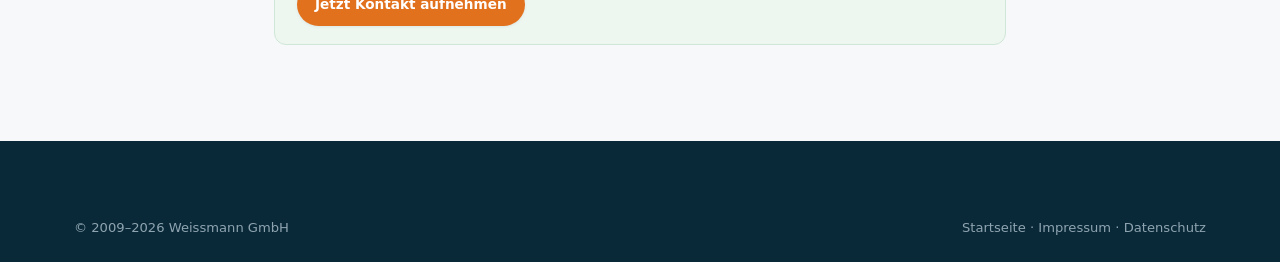
<file: ratgeber-sommer.html>
<!DOCTYPE html>
<html lang="de">
<head>
<meta charset="UTF-8" />
<meta name="viewport" content="width=device-width, initial-scale=1.0" />
<title>Energie sparen im Sommer | Weissmann GmbH</title>
<meta name="description" content="Praktische Tipps zum Energiesparen in den warmen Monaten – der Ratgeber der Weissmann GmbH Düsseldorf." />
<meta name="robots" content="index, follow" />
<link rel="icon" href="images/favicon.svg" type="image/svg+xml" />
<link rel="stylesheet" href="css/style.css" />
</head>
<body>
<a class="skip-link" href="index.html#main-content">Zum Inhalt springen</a>

<div class="topbar">
  <div class="container">
    <div class="topbar__links">
      <span>Seit 1967 in Düsseldorf</span>
      <span>Mo–Do 07:00–16:00 Uhr</span>
    </div>
    <div class="topbar__links">
      <a href="tel:+492119053267">☎ 0211 90 53 267</a>
      <a href="mailto:info@weissmann.org">info@weissmann.org</a>
    </div>
  </div>
</div>

<div class="site-header-wrap">
  <header class="site-header">
    <div class="container site-header__logo-row">
      <a href="index.html" class="brand" aria-label="Weissmann GmbH – Startseite">
        <img class="brand__logo" src="images/logo-clean.png" width="739" height="70" alt="Weissmann GmbH – Meisterbetrieb | Wasser | Wärme | Biomasse" />
      </a>
    </div>
  </header>

  <div class="subnav">
    <div class="container subnav__inner">
      <nav class="main-nav" id="mainNav" aria-label="Hauptnavigation">
        <div class="main-nav__close">
          <button type="button" id="navClose" aria-label="Menü schließen">
            <svg viewBox="0 0 24 24" fill="none" stroke="currentColor" stroke-width="2" stroke-linecap="round"><path d="M18 6 6 18M6 6l12 12"/></svg>
          </button>
        </div>
        <ul>
          <li><a href="index.html#leistungen">Leistungen</a></li>

          <li class="has-dropdown">
            <button type="button" class="nav-parent" aria-expanded="false">
              Bad &amp; Sanitär
              <svg viewBox="0 0 24 24" fill="none" stroke="currentColor" stroke-width="2" stroke-linecap="round" stroke-linejoin="round"><path d="m6 9 6 6 6-6"/></svg>
            </button>
            <ul class="dropdown">
              <li><a href="index.html#bad">Bäder aus einer Hand</a></li>
              <li><a href="ratgeber-badsanierung.html">Anleitung Sanierung</a></li>
              <li><a href="ratgeber-trinkwasserguete.html">Trinkwassergüte</a></li>
              <li><a href="ratgeber-frischwassertechnik.html">Frischwassertechnik</a></li>
            </ul>
          </li>

          <li class="has-dropdown">
            <button type="button" class="nav-parent" aria-expanded="false">
              Heiztechnik
              <svg viewBox="0 0 24 24" fill="none" stroke="currentColor" stroke-width="2" stroke-linecap="round" stroke-linejoin="round"><path d="m6 9 6 6 6-6"/></svg>
            </button>
            <ul class="dropdown">
              <li><a href="index.html#heiztechnik">Solarthermie &amp; Heizsysteme</a></li>
              <li><a href="ratgeber-technikinformation.html">Technikinformation</a></li>
              <li><a href="ratgeber-brennwert.html">Brennwert</a></li>
              <li><a href="ratgeber-waermepumpe.html">Wärmepumpe</a></li>
              <li><a href="ratgeber-exergiemaschine.html">Exergiemaschine</a></li>
              <li><a href="ratgeber-energiesparinfos.html">Energiespar-Informationen</a></li>
              <li><a href="ratgeber-sommer.html">Sparen im Sommer</a></li>
              <li><a href="ratgeber-referenzanlagen.html">Referenzanlagen</a></li>
              <li><a href="ratgeber-wartung.html">Wartung</a></li>
              <li><a href="ratgeber-raumregelung.html">Raum-Regelung</a></li>
            </ul>
          </li>

          <li><a href="index.html#biomasse">Biomasse</a></li>

          <li class="has-dropdown">
            <button type="button" class="nav-parent" aria-expanded="false">
              Aktuell (GEG)
              <svg viewBox="0 0 24 24" fill="none" stroke="currentColor" stroke-width="2" stroke-linecap="round" stroke-linejoin="round"><path d="m6 9 6 6 6-6"/></svg>
            </button>
            <ul class="dropdown">
              <li><a href="index.html#aktuell">Gebäudeenergiegesetz</a></li>
              <li><a href="ratgeber-sommer.html">Energiesparen im Sommer</a></li>
            </ul>
          </li>

          <li class="has-dropdown">
            <button type="button" class="nav-parent" aria-expanded="false">
              Über uns
              <svg viewBox="0 0 24 24" fill="none" stroke="currentColor" stroke-width="2" stroke-linecap="round" stroke-linejoin="round"><path d="m6 9 6 6 6-6"/></svg>
            </button>
            <ul class="dropdown">
              <li><a href="index.html#ueber-uns">Unsere Firmenhistorie</a></li>
              <li><a href="index.html#einsatzgebiet">Einsatzgebiet</a></li>
            </ul>
          </li>

          <li><a href="index.html#faq">FAQ</a></li>
          <li><a href="index.html#ratgeber">Ratgeber</a></li>
          <li><a href="index.html#kontakt">Kontakt</a></li>
        </ul>
        <div class="main-nav__cta">
          <a href="tel:+492119053267" class="btn btn--accent btn--block">Jetzt anrufen</a>
          <a href="index.html#kontakt" class="btn btn--outline btn--block">Kontakt aufnehmen</a>
        </div>
      </nav>

      <div class="header-actions">
        <a class="header-phone" href="tel:+492119053267">
          <svg viewBox="0 0 24 24" fill="none" stroke="currentColor" stroke-width="2" stroke-linecap="round" stroke-linejoin="round"><path d="M22 16.92v3a2 2 0 0 1-2.18 2 19.79 19.79 0 0 1-8.63-3.07 19.5 19.5 0 0 1-6-6 19.79 19.79 0 0 1-3.07-8.67A2 2 0 0 1 4.11 2h3a2 2 0 0 1 2 1.72c.127.96.362 1.903.7 2.81a2 2 0 0 1-.45 2.11L8.09 9.91a16 16 0 0 0 6 6l1.27-1.27a2 2 0 0 1 2.11-.45c.907.338 1.85.573 2.81.7A2 2 0 0 1 22 16.92z"/></svg>
          <span>0211 90 53 267</span>
        </a>
        <a href="index.html#kontakt" class="btn btn--accent btn--sm">Kontakt</a>
        <button class="nav-toggle" id="navToggle" aria-label="Menü öffnen" aria-expanded="false" aria-controls="mainNav">
          <svg viewBox="0 0 24 24" fill="none" stroke="currentColor" stroke-width="2" stroke-linecap="round"><path d="M3 6h18M3 12h18M3 18h18"/></svg>
        </button>
      </div>
    </div>
  </div>
</div>

<div class="nav-scrim" id="navScrim"></div>

<main class="legal">
  <a class="back" href="index.html#ratgeber">← Zurück zur Startseite</a>
  <span class="eyebrow">Ratgeber · Energieeffizienz</span>
  <h1>Energie sparen im Sommer</h1>
  <p class="updated">Effizient leben – auch außerhalb der Heizsaison</p>

  <div class="article-banner grad-orange" aria-hidden="true">
    <svg viewBox="0 0 24 24" fill="none" stroke="#fff" stroke-width="1.5" stroke-linecap="round" stroke-linejoin="round"><circle cx="12" cy="12" r="5"/><path d="M12 1v2M12 21v2M4.22 4.22l1.42 1.42M18.36 18.36l1.42 1.42M1 12h2M21 12h2M4.22 19.78l1.42-1.42M18.36 5.64l1.42-1.42"/></svg>
  </div>

  <p>Auch wenn die Heizsaison vorbei ist, lohnt sich das Thema Energieeffizienz weiterhin. Gerade im Sommer bietet sich die Gelegenheit, durch bewusstes Verhalten und clevere Maßnahmen den Strom- und Wasserverbrauch deutlich zu reduzieren – für den Geldbeutel und die Umwelt.</p>

  <h2>So sparen Sie im Sommer effektiv Energie</h2>
  <ul>
    <li><strong>Richtig lüften statt kühlen:</strong> Vermeiden Sie dauerhaft laufende Klimageräte. Lüften Sie frühmorgens und spätabends, wenn es draußen kühler ist. Tagsüber bleiben Fenster und Jalousien besser geschlossen.</li>
    <li><strong>Elektronische Geräte ausschalten:</strong> Viele Geräte verbrauchen auch im Standby-Modus Strom. Ziehen Sie Stecker oder nutzen Sie schaltbare Steckdosenleisten – vor allem bei Fernseher, Router und Ladegeräten.</li>
    <li><strong>Kalt oder lauwarm waschen:</strong> Die meiste Energie beim Wäschewaschen wird fürs Erhitzen des Wassers benötigt. Moderne Waschmittel reinigen auch bei 30 °C zuverlässig.</li>
    <li><strong>Geschirr an der Luft trocknen lassen:</strong> Nutzen Sie die Sommerwärme und verzichten Sie auf die Trocknungsfunktion Ihres Geschirrspülers. Einfach die Tür nach dem Spülvorgang öffnen.</li>
    <li><strong>Bewusster Umgang mit Warmwasser:</strong> Duschen Sie kurz und möglichst nicht zu heiß. Durchlaufbegrenzer und Sparduschköpfe helfen zusätzlich beim Wasser- und Energieeinsparen.</li>
    <li><strong>Effizient kochen &amp; grillen:</strong> Kochen Sie mit Deckel, vermeiden Sie Vorheizen und nutzen Sie Restwärme. Im Sommer kann auch öfter mal der energiearme Grill das Kochen übernehmen.</li>
    <li><strong>Kühlschrank optimal nutzen:</strong> Stellen Sie den Kühlschrank nicht zu kalt ein (7 °C reichen aus) und vermeiden Sie häufiges Öffnen bei hohen Außentemperaturen.</li>
    <li><strong>Solarenergie clever einsetzen:</strong> Kleine Solarpanels für Balkon oder Terrasse liefern Strom für kleinere Geräte. Auch solarbetriebene Gartenbeleuchtung spart Strom.</li>
  </ul>

  <p>Mit diesen einfachen, aber wirkungsvollen Tipps reduzieren Sie nicht nur Ihre Energiekosten, sondern leisten auch einen Beitrag zum klimafreundlichen Alltag. Viele dieser Maßnahmen lassen sich schnell umsetzen und zeigen bereits kurzfristig Wirkung.</p>

  <div class="geg-note" style="margin-top:32px;">
    Sie möchten noch mehr Einsparpotenziale entdecken? Unsere Experten beraten Sie gerne zu energieeffizienten Lösungen rund um Haushalt und Haustechnik.
    <br /><br />
    <a href="index.html#kontakt" class="btn btn--accent btn--sm">Jetzt Kontakt aufnehmen</a>
  </div>
</main>

<footer class="site-footer">
  <div class="container footer-bottom">
    <span>© 2009–2026 Weissmann GmbH</span>
    <span><a href="index.html">Startseite</a> · <a href="impressum.html">Impressum</a> · <a href="datenschutz.html">Datenschutz</a></span>
  </div>
</footer>
<script src="js/main.js"></script>
</body>
</html>
</file>
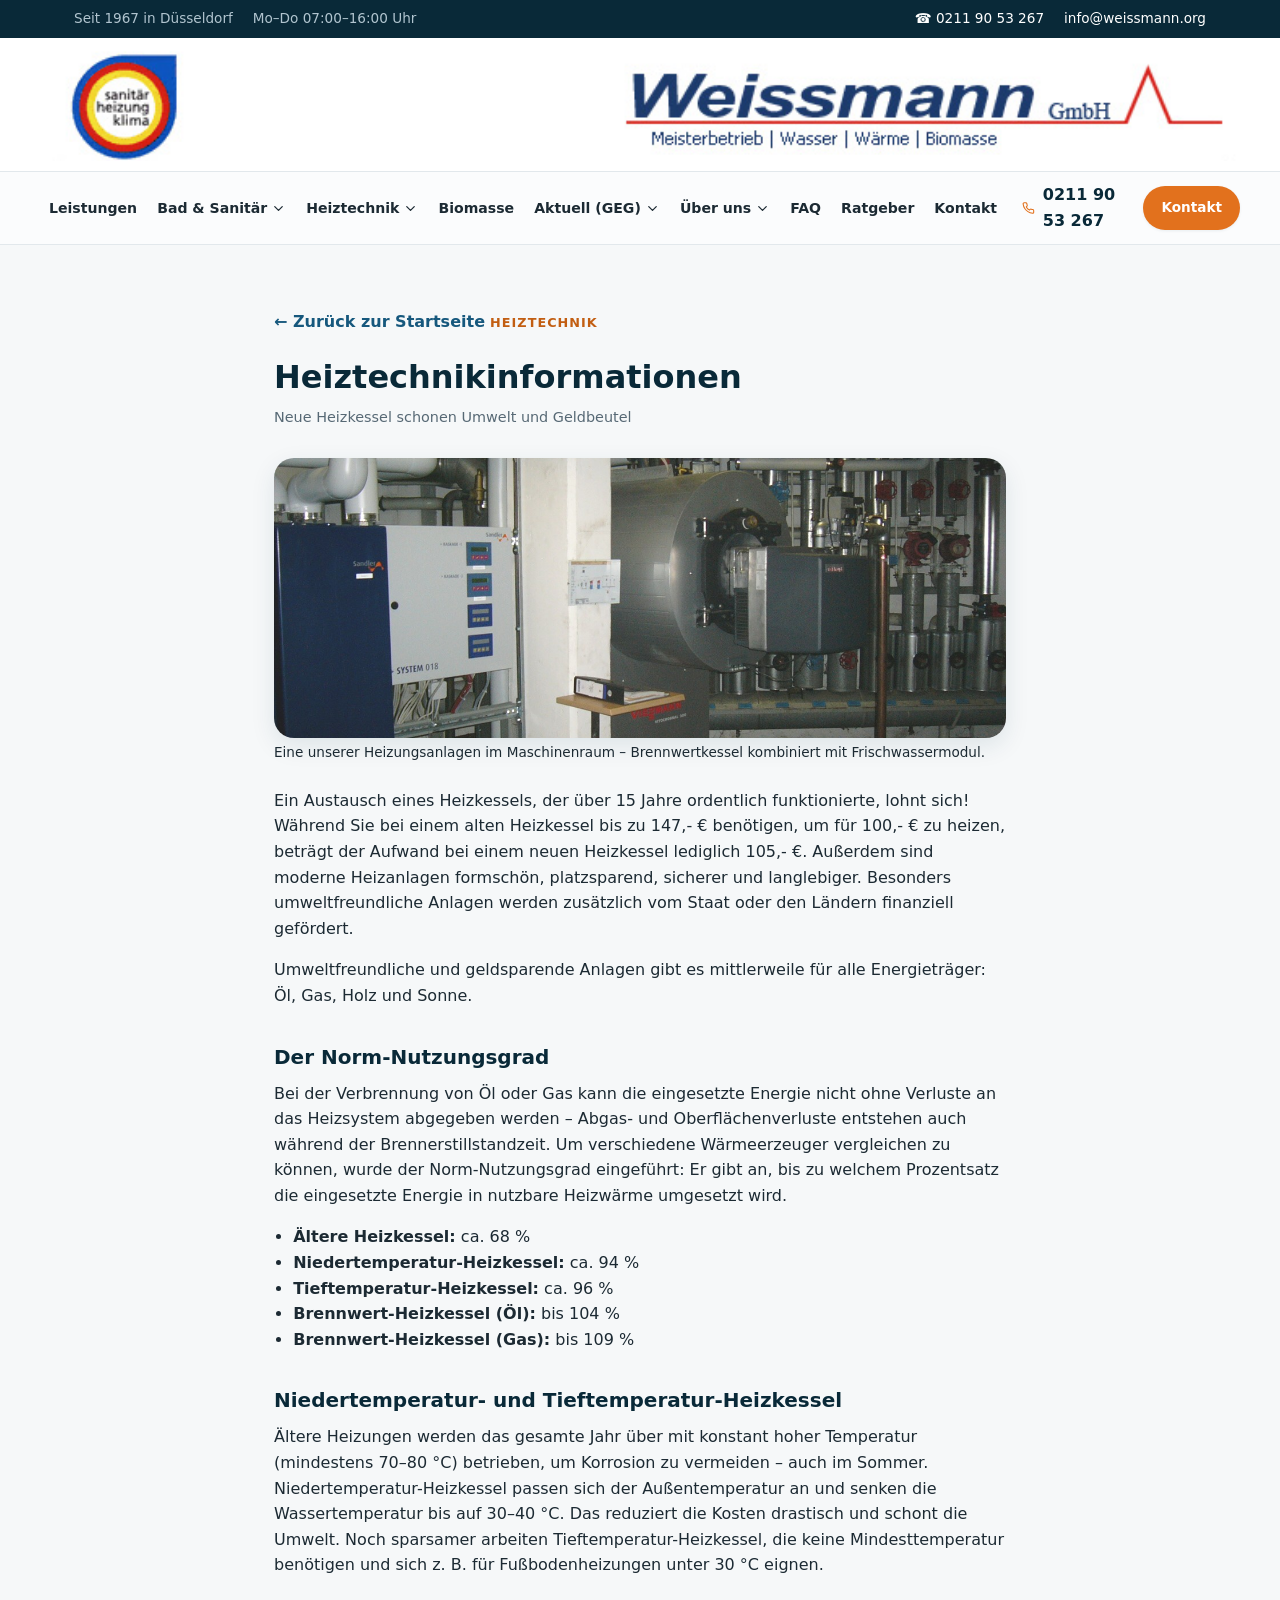
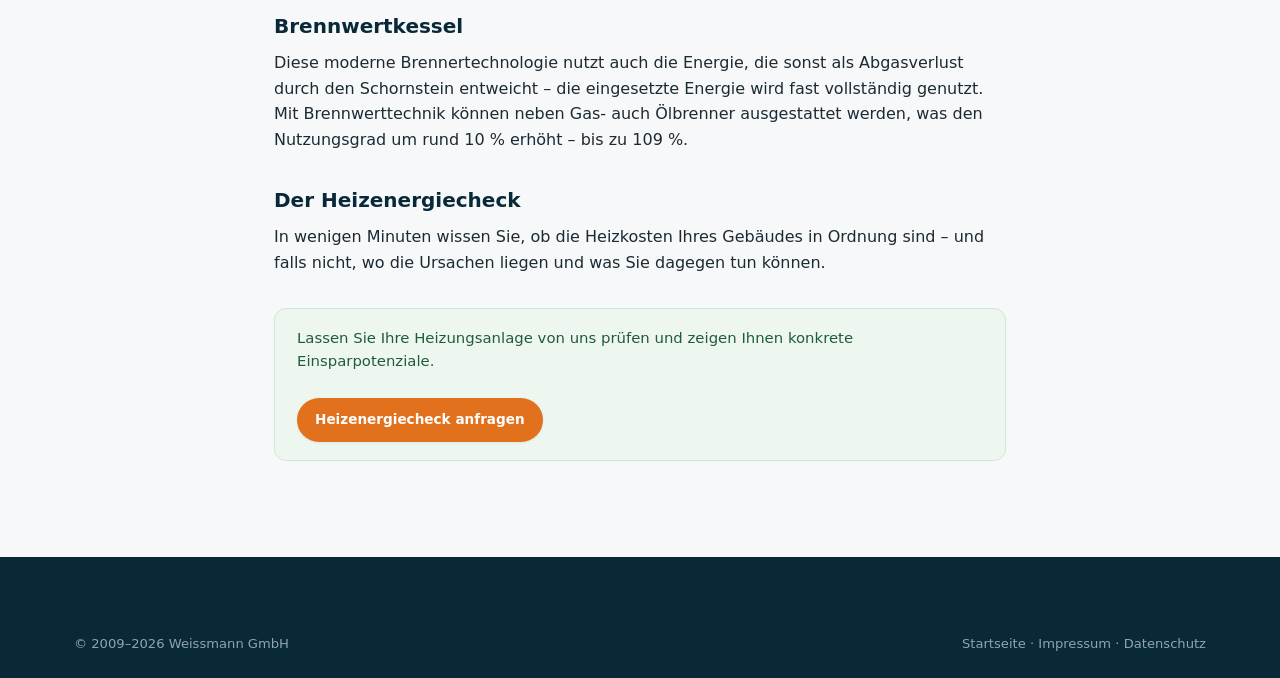
<file: ratgeber-technikinformation.html>
<!DOCTYPE html>
<html lang="de">
<head>
<meta charset="UTF-8" />
<meta name="viewport" content="width=device-width, initial-scale=1.0" />
<title>Heiztechnikinformationen | Weissmann GmbH</title>
<meta name="description" content="Norm-Nutzungsgrade im Vergleich: Warum sich der Austausch eines alten Heizkessels lohnt." />
<meta name="robots" content="index, follow" />
<link rel="icon" href="images/favicon.svg" type="image/svg+xml" />
<link rel="stylesheet" href="css/style.css" />
</head>
<body>
<a class="skip-link" href="index.html#main-content">Zum Inhalt springen</a>

<div class="topbar">
  <div class="container">
    <div class="topbar__links">
      <span>Seit 1967 in Düsseldorf</span>
      <span>Mo–Do 07:00–16:00 Uhr</span>
    </div>
    <div class="topbar__links">
      <a href="tel:+492119053267">☎ 0211 90 53 267</a>
      <a href="mailto:info@weissmann.org">info@weissmann.org</a>
    </div>
  </div>
</div>

<div class="site-header-wrap">
  <header class="site-header">
    <div class="container site-header__logo-row">
      <a href="index.html" class="brand" aria-label="Weissmann GmbH – Startseite">
        <img class="brand__logo" src="images/logo-clean.png" width="739" height="70" alt="Weissmann GmbH – Meisterbetrieb | Wasser | Wärme | Biomasse" />
      </a>
    </div>
  </header>

  <div class="subnav">
    <div class="container subnav__inner">
      <nav class="main-nav" id="mainNav" aria-label="Hauptnavigation">
        <div class="main-nav__close">
          <button type="button" id="navClose" aria-label="Menü schließen">
            <svg viewBox="0 0 24 24" fill="none" stroke="currentColor" stroke-width="2" stroke-linecap="round"><path d="M18 6 6 18M6 6l12 12"/></svg>
          </button>
        </div>
        <ul>
          <li><a href="index.html#leistungen">Leistungen</a></li>

          <li class="has-dropdown">
            <button type="button" class="nav-parent" aria-expanded="false">
              Bad &amp; Sanitär
              <svg viewBox="0 0 24 24" fill="none" stroke="currentColor" stroke-width="2" stroke-linecap="round" stroke-linejoin="round"><path d="m6 9 6 6 6-6"/></svg>
            </button>
            <ul class="dropdown">
              <li><a href="index.html#bad">Bäder aus einer Hand</a></li>
              <li><a href="ratgeber-badsanierung.html">Anleitung Sanierung</a></li>
              <li><a href="ratgeber-trinkwasserguete.html">Trinkwassergüte</a></li>
              <li><a href="ratgeber-frischwassertechnik.html">Frischwassertechnik</a></li>
            </ul>
          </li>

          <li class="has-dropdown">
            <button type="button" class="nav-parent" aria-expanded="false">
              Heiztechnik
              <svg viewBox="0 0 24 24" fill="none" stroke="currentColor" stroke-width="2" stroke-linecap="round" stroke-linejoin="round"><path d="m6 9 6 6 6-6"/></svg>
            </button>
            <ul class="dropdown">
              <li><a href="index.html#heiztechnik">Solarthermie &amp; Heizsysteme</a></li>
              <li><a href="ratgeber-technikinformation.html">Technikinformation</a></li>
              <li><a href="ratgeber-brennwert.html">Brennwert</a></li>
              <li><a href="ratgeber-waermepumpe.html">Wärmepumpe</a></li>
              <li><a href="ratgeber-exergiemaschine.html">Exergiemaschine</a></li>
              <li><a href="ratgeber-energiesparinfos.html">Energiespar-Informationen</a></li>
              <li><a href="ratgeber-sommer.html">Sparen im Sommer</a></li>
              <li><a href="ratgeber-referenzanlagen.html">Referenzanlagen</a></li>
              <li><a href="ratgeber-wartung.html">Wartung</a></li>
              <li><a href="ratgeber-raumregelung.html">Raum-Regelung</a></li>
            </ul>
          </li>

          <li><a href="index.html#biomasse">Biomasse</a></li>

          <li class="has-dropdown">
            <button type="button" class="nav-parent" aria-expanded="false">
              Aktuell (GEG)
              <svg viewBox="0 0 24 24" fill="none" stroke="currentColor" stroke-width="2" stroke-linecap="round" stroke-linejoin="round"><path d="m6 9 6 6 6-6"/></svg>
            </button>
            <ul class="dropdown">
              <li><a href="index.html#aktuell">Gebäudeenergiegesetz</a></li>
              <li><a href="ratgeber-sommer.html">Energiesparen im Sommer</a></li>
            </ul>
          </li>

          <li class="has-dropdown">
            <button type="button" class="nav-parent" aria-expanded="false">
              Über uns
              <svg viewBox="0 0 24 24" fill="none" stroke="currentColor" stroke-width="2" stroke-linecap="round" stroke-linejoin="round"><path d="m6 9 6 6 6-6"/></svg>
            </button>
            <ul class="dropdown">
              <li><a href="index.html#ueber-uns">Unsere Firmenhistorie</a></li>
              <li><a href="index.html#einsatzgebiet">Einsatzgebiet</a></li>
            </ul>
          </li>

          <li><a href="index.html#faq">FAQ</a></li>
          <li><a href="index.html#ratgeber">Ratgeber</a></li>
          <li><a href="index.html#kontakt">Kontakt</a></li>
        </ul>
        <div class="main-nav__cta">
          <a href="tel:+492119053267" class="btn btn--accent btn--block">Jetzt anrufen</a>
          <a href="index.html#kontakt" class="btn btn--outline btn--block">Kontakt aufnehmen</a>
        </div>
      </nav>

      <div class="header-actions">
        <a class="header-phone" href="tel:+492119053267">
          <svg viewBox="0 0 24 24" fill="none" stroke="currentColor" stroke-width="2" stroke-linecap="round" stroke-linejoin="round"><path d="M22 16.92v3a2 2 0 0 1-2.18 2 19.79 19.79 0 0 1-8.63-3.07 19.5 19.5 0 0 1-6-6 19.79 19.79 0 0 1-3.07-8.67A2 2 0 0 1 4.11 2h3a2 2 0 0 1 2 1.72c.127.96.362 1.903.7 2.81a2 2 0 0 1-.45 2.11L8.09 9.91a16 16 0 0 0 6 6l1.27-1.27a2 2 0 0 1 2.11-.45c.907.338 1.85.573 2.81.7A2 2 0 0 1 22 16.92z"/></svg>
          <span>0211 90 53 267</span>
        </a>
        <a href="index.html#kontakt" class="btn btn--accent btn--sm">Kontakt</a>
        <button class="nav-toggle" id="navToggle" aria-label="Menü öffnen" aria-expanded="false" aria-controls="mainNav">
          <svg viewBox="0 0 24 24" fill="none" stroke="currentColor" stroke-width="2" stroke-linecap="round"><path d="M3 6h18M3 12h18M3 18h18"/></svg>
        </button>
      </div>
    </div>
  </div>
</div>

<div class="nav-scrim" id="navScrim"></div>

<main class="legal">
  <a class="back" href="index.html#heiztechnik">← Zurück zur Startseite</a>
  <span class="eyebrow">Heiztechnik</span>
  <h1>Heiztechnikinformationen</h1>
  <p class="updated">Neue Heizkessel schonen Umwelt und Geldbeutel</p>

  <img class="article-photo" src="images/heiztechnik-anlage.jpg" alt="Moderne Heizungsanlage mit Brennwertkessel und Frischwassermodul, installiert von der Weissmann GmbH" loading="lazy" />
  <p class="article-photo-caption">Eine unserer Heizungsanlagen im Maschinenraum – Brennwertkessel kombiniert mit Frischwassermodul.</p>

  <p>Ein Austausch eines Heizkessels, der über 15 Jahre ordentlich funktionierte, lohnt sich! Während Sie bei einem alten Heizkessel bis zu 147,- € benötigen, um für 100,- € zu heizen, beträgt der Aufwand bei einem neuen Heizkessel lediglich 105,- €. Außerdem sind moderne Heizanlagen formschön, platzsparend, sicherer und langlebiger. Besonders umweltfreundliche Anlagen werden zusätzlich vom Staat oder den Ländern finanziell gefördert.</p>
  <p>Umweltfreundliche und geldsparende Anlagen gibt es mittlerweile für alle Energieträger: Öl, Gas, Holz und Sonne.</p>

  <h2>Der Norm-Nutzungsgrad</h2>
  <p>Bei der Verbrennung von Öl oder Gas kann die eingesetzte Energie nicht ohne Verluste an das Heizsystem abgegeben werden – Abgas- und Oberflächenverluste entstehen auch während der Brennerstillstandzeit. Um verschiedene Wärmeerzeuger vergleichen zu können, wurde der Norm-Nutzungsgrad eingeführt: Er gibt an, bis zu welchem Prozentsatz die eingesetzte Energie in nutzbare Heizwärme umgesetzt wird.</p>

  <ul>
    <li><strong>Ältere Heizkessel:</strong> ca. 68 %</li>
    <li><strong>Niedertemperatur-Heizkessel:</strong> ca. 94 %</li>
    <li><strong>Tieftemperatur-Heizkessel:</strong> ca. 96 %</li>
    <li><strong>Brennwert-Heizkessel (Öl):</strong> bis 104 %</li>
    <li><strong>Brennwert-Heizkessel (Gas):</strong> bis 109 %</li>
  </ul>

  <h2>Niedertemperatur- und Tieftemperatur-Heizkessel</h2>
  <p>Ältere Heizungen werden das gesamte Jahr über mit konstant hoher Temperatur (mindestens 70–80 °C) betrieben, um Korrosion zu vermeiden – auch im Sommer. Niedertemperatur-Heizkessel passen sich der Außentemperatur an und senken die Wassertemperatur bis auf 30–40 °C. Das reduziert die Kosten drastisch und schont die Umwelt. Noch sparsamer arbeiten Tieftemperatur-Heizkessel, die keine Mindesttemperatur benötigen und sich z. B. für Fußbodenheizungen unter 30 °C eignen.</p>

  <h2>Brennwertkessel</h2>
  <p>Diese moderne Brennertechnologie nutzt auch die Energie, die sonst als Abgasverlust durch den Schornstein entweicht – die eingesetzte Energie wird fast vollständig genutzt. Mit Brennwerttechnik können neben Gas- auch Ölbrenner ausgestattet werden, was den Nutzungsgrad um rund 10 % erhöht – bis zu 109 %.</p>

  <h2>Der Heizenergiecheck</h2>
  <p>In wenigen Minuten wissen Sie, ob die Heizkosten Ihres Gebäudes in Ordnung sind – und falls nicht, wo die Ursachen liegen und was Sie dagegen tun können.</p>

  <div class="geg-note" style="margin-top:32px;">
    Lassen Sie Ihre Heizungsanlage von uns prüfen und zeigen Ihnen konkrete Einsparpotenziale.
    <br /><br />
    <a href="index.html#kontakt" class="btn btn--accent btn--sm">Heizenergiecheck anfragen</a>
  </div>
</main>

<footer class="site-footer">
  <div class="container footer-bottom">
    <span>© 2009–2026 Weissmann GmbH</span>
    <span><a href="index.html">Startseite</a> · <a href="impressum.html">Impressum</a> · <a href="datenschutz.html">Datenschutz</a></span>
  </div>
</footer>
<script src="js/main.js"></script>
</body>
</html>
</file>
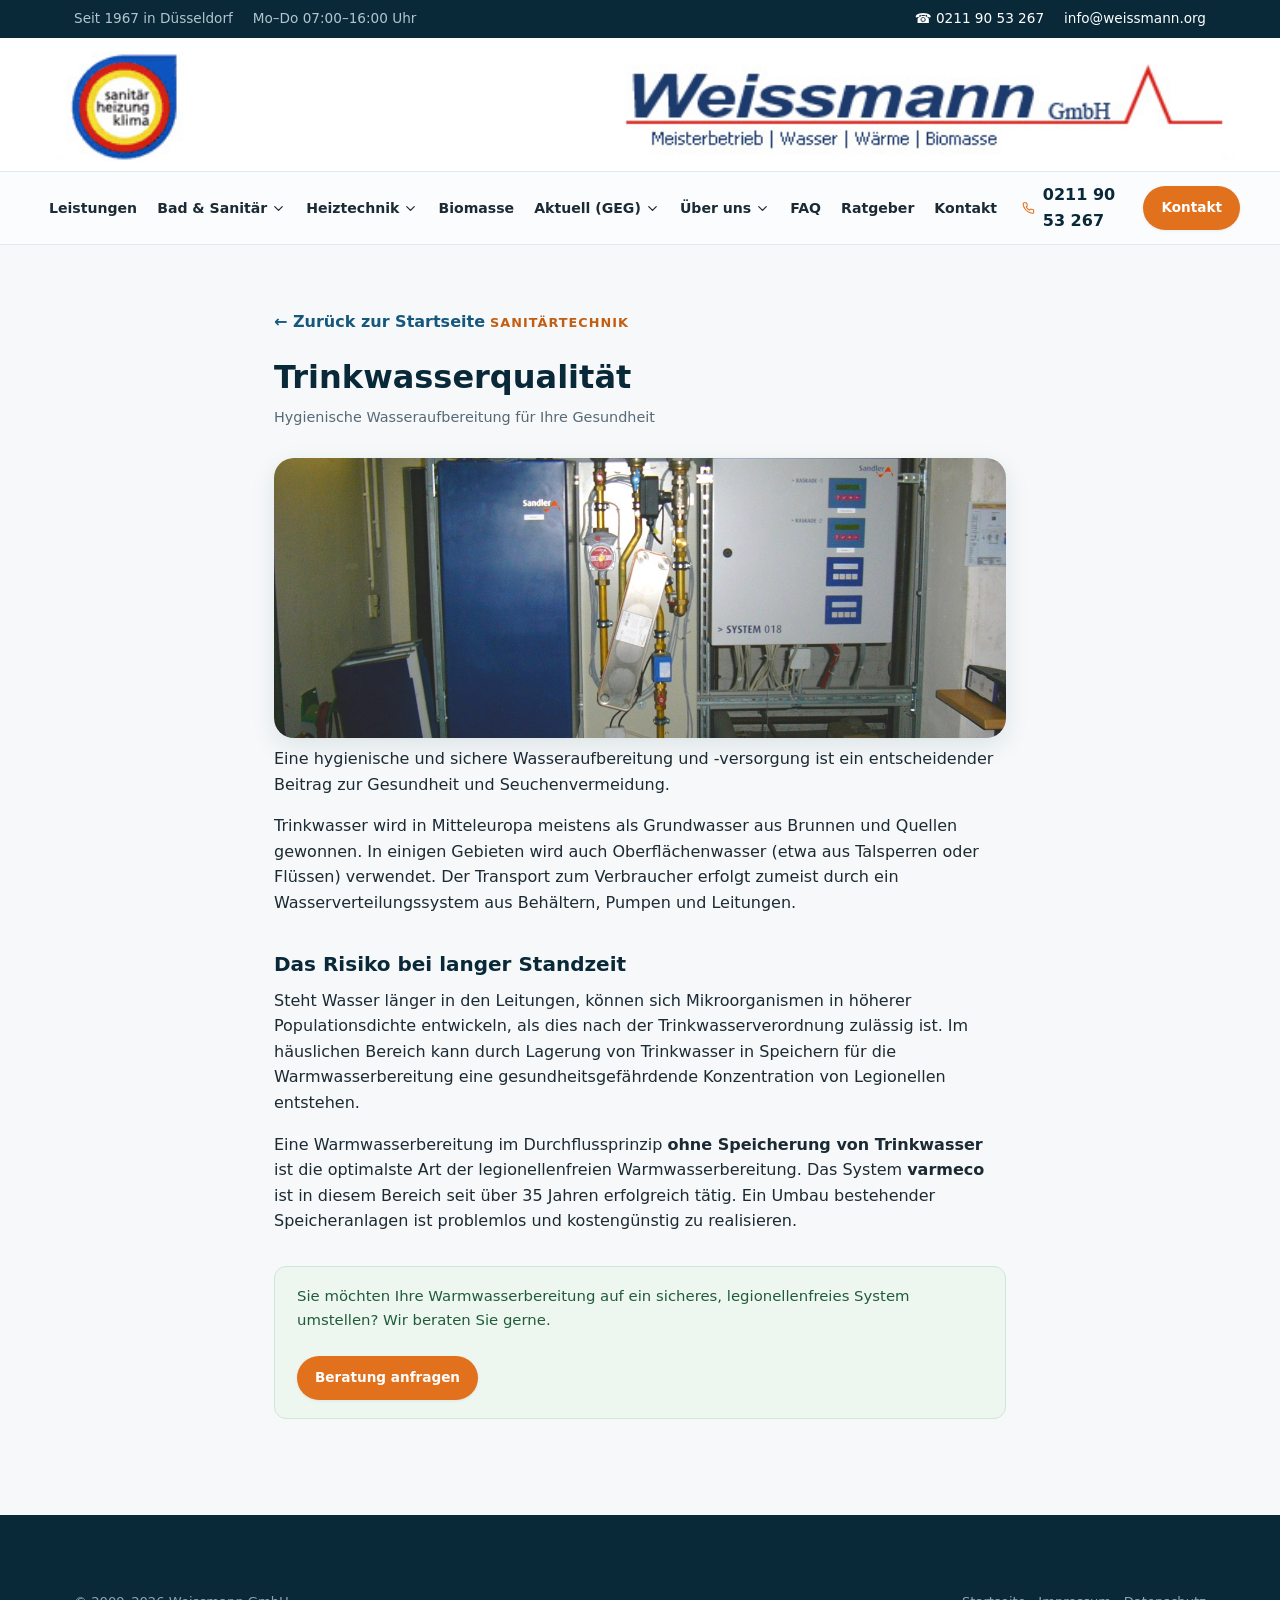
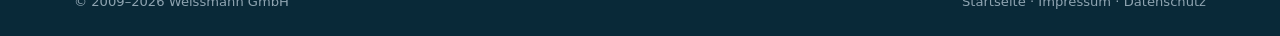
<file: ratgeber-trinkwasserguete.html>
<!DOCTYPE html>
<html lang="de">
<head>
<meta charset="UTF-8" />
<meta name="viewport" content="width=device-width, initial-scale=1.0" />
<title>Trinkwasserqualität | Weissmann GmbH</title>
<meta name="description" content="Hygienische und sichere Warmwasserbereitung ohne Legionellenrisiko – das varmeco-System der Weissmann GmbH." />
<meta name="robots" content="index, follow" />
<link rel="icon" href="images/favicon.svg" type="image/svg+xml" />
<link rel="stylesheet" href="css/style.css" />
</head>
<body>
<a class="skip-link" href="index.html#main-content">Zum Inhalt springen</a>

<div class="topbar">
  <div class="container">
    <div class="topbar__links">
      <span>Seit 1967 in Düsseldorf</span>
      <span>Mo–Do 07:00–16:00 Uhr</span>
    </div>
    <div class="topbar__links">
      <a href="tel:+492119053267">☎ 0211 90 53 267</a>
      <a href="mailto:info@weissmann.org">info@weissmann.org</a>
    </div>
  </div>
</div>

<div class="site-header-wrap">
  <header class="site-header">
    <div class="container site-header__logo-row">
      <a href="index.html" class="brand" aria-label="Weissmann GmbH – Startseite">
        <img class="brand__logo" src="images/logo-clean.png" width="739" height="70" alt="Weissmann GmbH – Meisterbetrieb | Wasser | Wärme | Biomasse" />
      </a>
    </div>
  </header>

  <div class="subnav">
    <div class="container subnav__inner">
      <nav class="main-nav" id="mainNav" aria-label="Hauptnavigation">
        <div class="main-nav__close">
          <button type="button" id="navClose" aria-label="Menü schließen">
            <svg viewBox="0 0 24 24" fill="none" stroke="currentColor" stroke-width="2" stroke-linecap="round"><path d="M18 6 6 18M6 6l12 12"/></svg>
          </button>
        </div>
        <ul>
          <li><a href="index.html#leistungen">Leistungen</a></li>

          <li class="has-dropdown">
            <button type="button" class="nav-parent" aria-expanded="false">
              Bad &amp; Sanitär
              <svg viewBox="0 0 24 24" fill="none" stroke="currentColor" stroke-width="2" stroke-linecap="round" stroke-linejoin="round"><path d="m6 9 6 6 6-6"/></svg>
            </button>
            <ul class="dropdown">
              <li><a href="index.html#bad">Bäder aus einer Hand</a></li>
              <li><a href="ratgeber-badsanierung.html">Anleitung Sanierung</a></li>
              <li><a href="ratgeber-trinkwasserguete.html">Trinkwassergüte</a></li>
              <li><a href="ratgeber-frischwassertechnik.html">Frischwassertechnik</a></li>
            </ul>
          </li>

          <li class="has-dropdown">
            <button type="button" class="nav-parent" aria-expanded="false">
              Heiztechnik
              <svg viewBox="0 0 24 24" fill="none" stroke="currentColor" stroke-width="2" stroke-linecap="round" stroke-linejoin="round"><path d="m6 9 6 6 6-6"/></svg>
            </button>
            <ul class="dropdown">
              <li><a href="index.html#heiztechnik">Solarthermie &amp; Heizsysteme</a></li>
              <li><a href="ratgeber-technikinformation.html">Technikinformation</a></li>
              <li><a href="ratgeber-brennwert.html">Brennwert</a></li>
              <li><a href="ratgeber-waermepumpe.html">Wärmepumpe</a></li>
              <li><a href="ratgeber-exergiemaschine.html">Exergiemaschine</a></li>
              <li><a href="ratgeber-energiesparinfos.html">Energiespar-Informationen</a></li>
              <li><a href="ratgeber-sommer.html">Sparen im Sommer</a></li>
              <li><a href="ratgeber-referenzanlagen.html">Referenzanlagen</a></li>
              <li><a href="ratgeber-wartung.html">Wartung</a></li>
              <li><a href="ratgeber-raumregelung.html">Raum-Regelung</a></li>
            </ul>
          </li>

          <li><a href="index.html#biomasse">Biomasse</a></li>

          <li class="has-dropdown">
            <button type="button" class="nav-parent" aria-expanded="false">
              Aktuell (GEG)
              <svg viewBox="0 0 24 24" fill="none" stroke="currentColor" stroke-width="2" stroke-linecap="round" stroke-linejoin="round"><path d="m6 9 6 6 6-6"/></svg>
            </button>
            <ul class="dropdown">
              <li><a href="index.html#aktuell">Gebäudeenergiegesetz</a></li>
              <li><a href="ratgeber-sommer.html">Energiesparen im Sommer</a></li>
            </ul>
          </li>

          <li class="has-dropdown">
            <button type="button" class="nav-parent" aria-expanded="false">
              Über uns
              <svg viewBox="0 0 24 24" fill="none" stroke="currentColor" stroke-width="2" stroke-linecap="round" stroke-linejoin="round"><path d="m6 9 6 6 6-6"/></svg>
            </button>
            <ul class="dropdown">
              <li><a href="index.html#ueber-uns">Unsere Firmenhistorie</a></li>
              <li><a href="index.html#einsatzgebiet">Einsatzgebiet</a></li>
            </ul>
          </li>

          <li><a href="index.html#faq">FAQ</a></li>
          <li><a href="index.html#ratgeber">Ratgeber</a></li>
          <li><a href="index.html#kontakt">Kontakt</a></li>
        </ul>
        <div class="main-nav__cta">
          <a href="tel:+492119053267" class="btn btn--accent btn--block">Jetzt anrufen</a>
          <a href="index.html#kontakt" class="btn btn--outline btn--block">Kontakt aufnehmen</a>
        </div>
      </nav>

      <div class="header-actions">
        <a class="header-phone" href="tel:+492119053267">
          <svg viewBox="0 0 24 24" fill="none" stroke="currentColor" stroke-width="2" stroke-linecap="round" stroke-linejoin="round"><path d="M22 16.92v3a2 2 0 0 1-2.18 2 19.79 19.79 0 0 1-8.63-3.07 19.5 19.5 0 0 1-6-6 19.79 19.79 0 0 1-3.07-8.67A2 2 0 0 1 4.11 2h3a2 2 0 0 1 2 1.72c.127.96.362 1.903.7 2.81a2 2 0 0 1-.45 2.11L8.09 9.91a16 16 0 0 0 6 6l1.27-1.27a2 2 0 0 1 2.11-.45c.907.338 1.85.573 2.81.7A2 2 0 0 1 22 16.92z"/></svg>
          <span>0211 90 53 267</span>
        </a>
        <a href="index.html#kontakt" class="btn btn--accent btn--sm">Kontakt</a>
        <button class="nav-toggle" id="navToggle" aria-label="Menü öffnen" aria-expanded="false" aria-controls="mainNav">
          <svg viewBox="0 0 24 24" fill="none" stroke="currentColor" stroke-width="2" stroke-linecap="round"><path d="M3 6h18M3 12h18M3 18h18"/></svg>
        </button>
      </div>
    </div>
  </div>
</div>

<div class="nav-scrim" id="navScrim"></div>

<main class="legal">
  <a class="back" href="index.html#bad">← Zurück zur Startseite</a>
  <span class="eyebrow">Sanitärtechnik</span>
  <h1>Trinkwasserqualität</h1>
  <p class="updated">Hygienische Wasseraufbereitung für Ihre Gesundheit</p>

  <img class="article-photo" src="images/frischwassererwaermer.jpg" alt="Frischwassererwärmer-System für hygienische Trinkwassererwärmung" loading="lazy" />

  <p>Eine hygienische und sichere Wasseraufbereitung und -versorgung ist ein entscheidender Beitrag zur Gesundheit und Seuchenvermeidung.</p>
  <p>Trinkwasser wird in Mitteleuropa meistens als Grundwasser aus Brunnen und Quellen gewonnen. In einigen Gebieten wird auch Oberflächenwasser (etwa aus Talsperren oder Flüssen) verwendet. Der Transport zum Verbraucher erfolgt zumeist durch ein Wasserverteilungssystem aus Behältern, Pumpen und Leitungen.</p>

  <h2>Das Risiko bei langer Standzeit</h2>
  <p>Steht Wasser länger in den Leitungen, können sich Mikroorganismen in höherer Populationsdichte entwickeln, als dies nach der Trinkwasserverordnung zulässig ist. Im häuslichen Bereich kann durch Lagerung von Trinkwasser in Speichern für die Warmwasserbereitung eine gesundheitsgefährdende Konzentration von Legionellen entstehen.</p>
  <p>Eine Warmwasserbereitung im Durchflussprinzip <strong>ohne Speicherung von Trinkwasser</strong> ist die optimalste Art der legionellenfreien Warmwasserbereitung. Das System <strong>varmeco</strong> ist in diesem Bereich seit über 35 Jahren erfolgreich tätig. Ein Umbau bestehender Speicheranlagen ist problemlos und kostengünstig zu realisieren.</p>

  <div class="geg-note" style="margin-top:32px;">
    Sie möchten Ihre Warmwasserbereitung auf ein sicheres, legionellenfreies System umstellen? Wir beraten Sie gerne.
    <br /><br />
    <a href="index.html#kontakt" class="btn btn--accent btn--sm">Beratung anfragen</a>
  </div>
</main>

<footer class="site-footer">
  <div class="container footer-bottom">
    <span>© 2009–2026 Weissmann GmbH</span>
    <span><a href="index.html">Startseite</a> · <a href="impressum.html">Impressum</a> · <a href="datenschutz.html">Datenschutz</a></span>
  </div>
</footer>
<script src="js/main.js"></script>
</body>
</html>
</file>
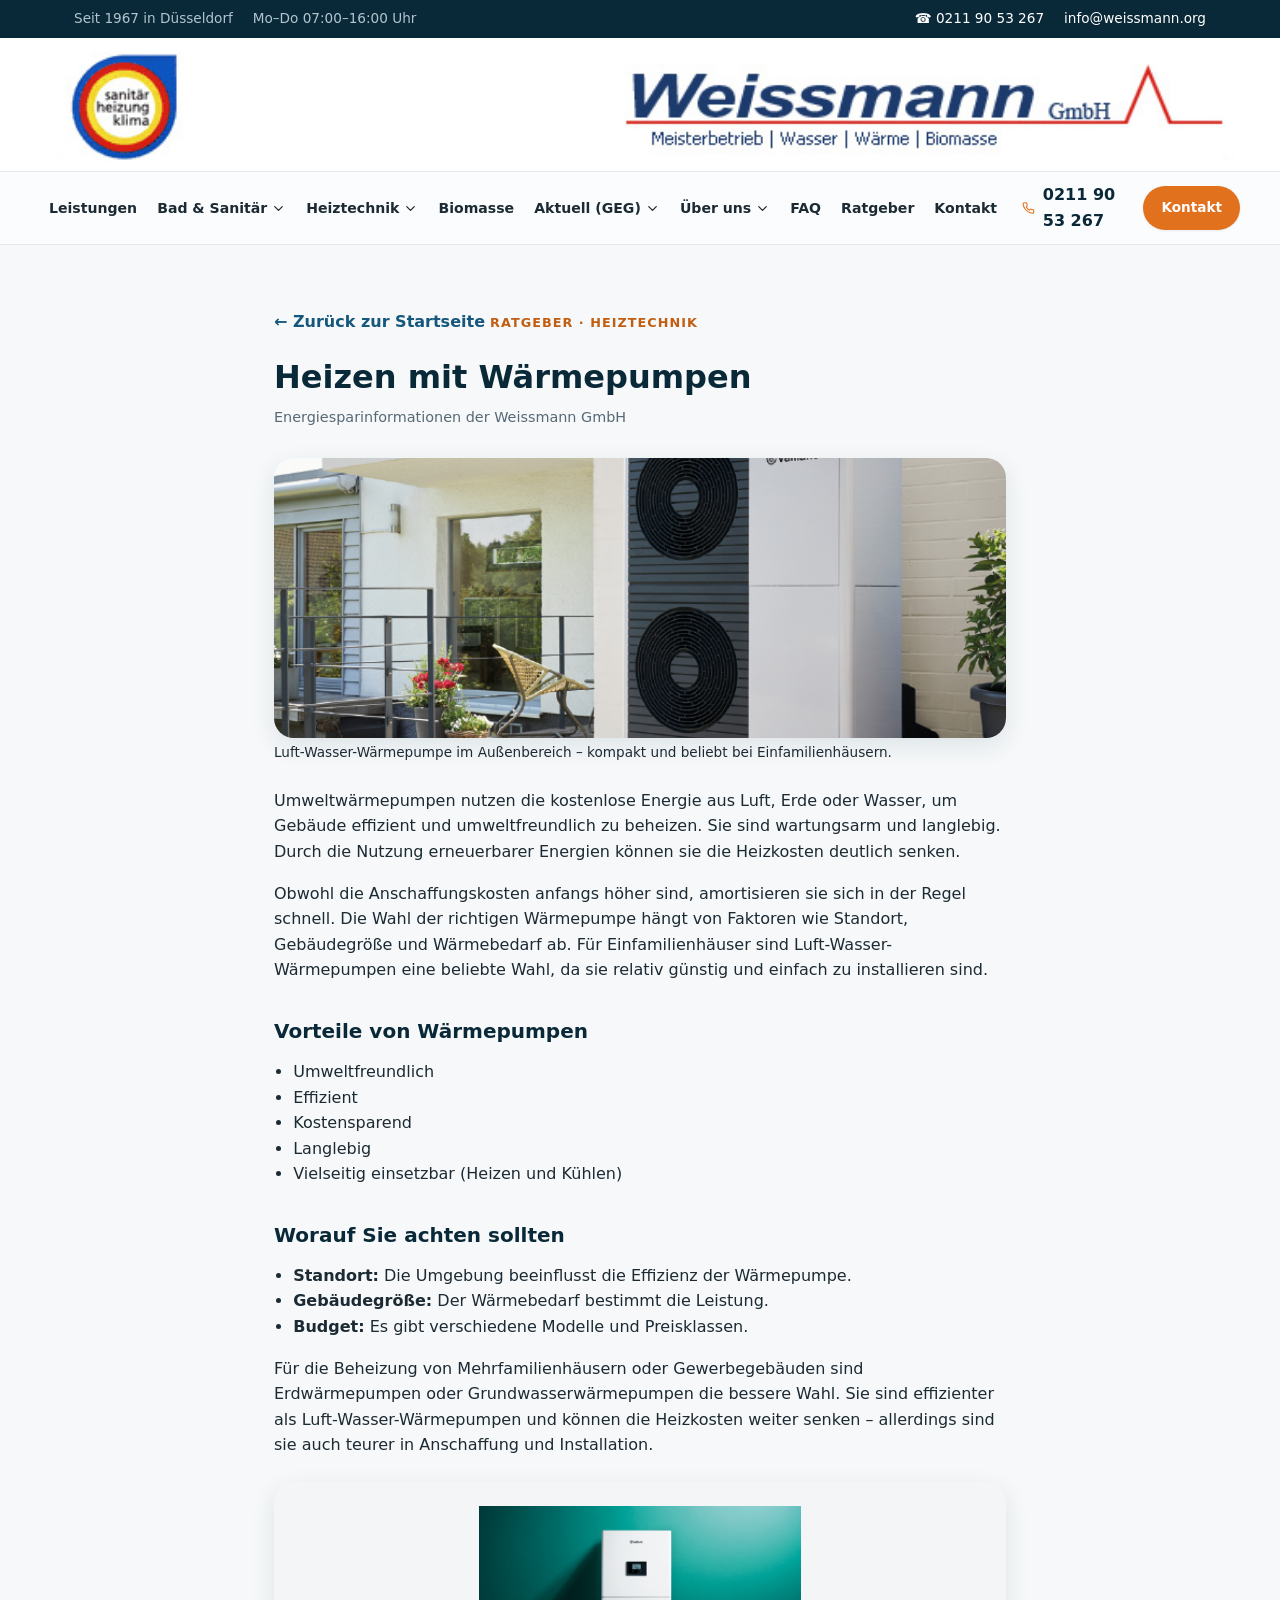
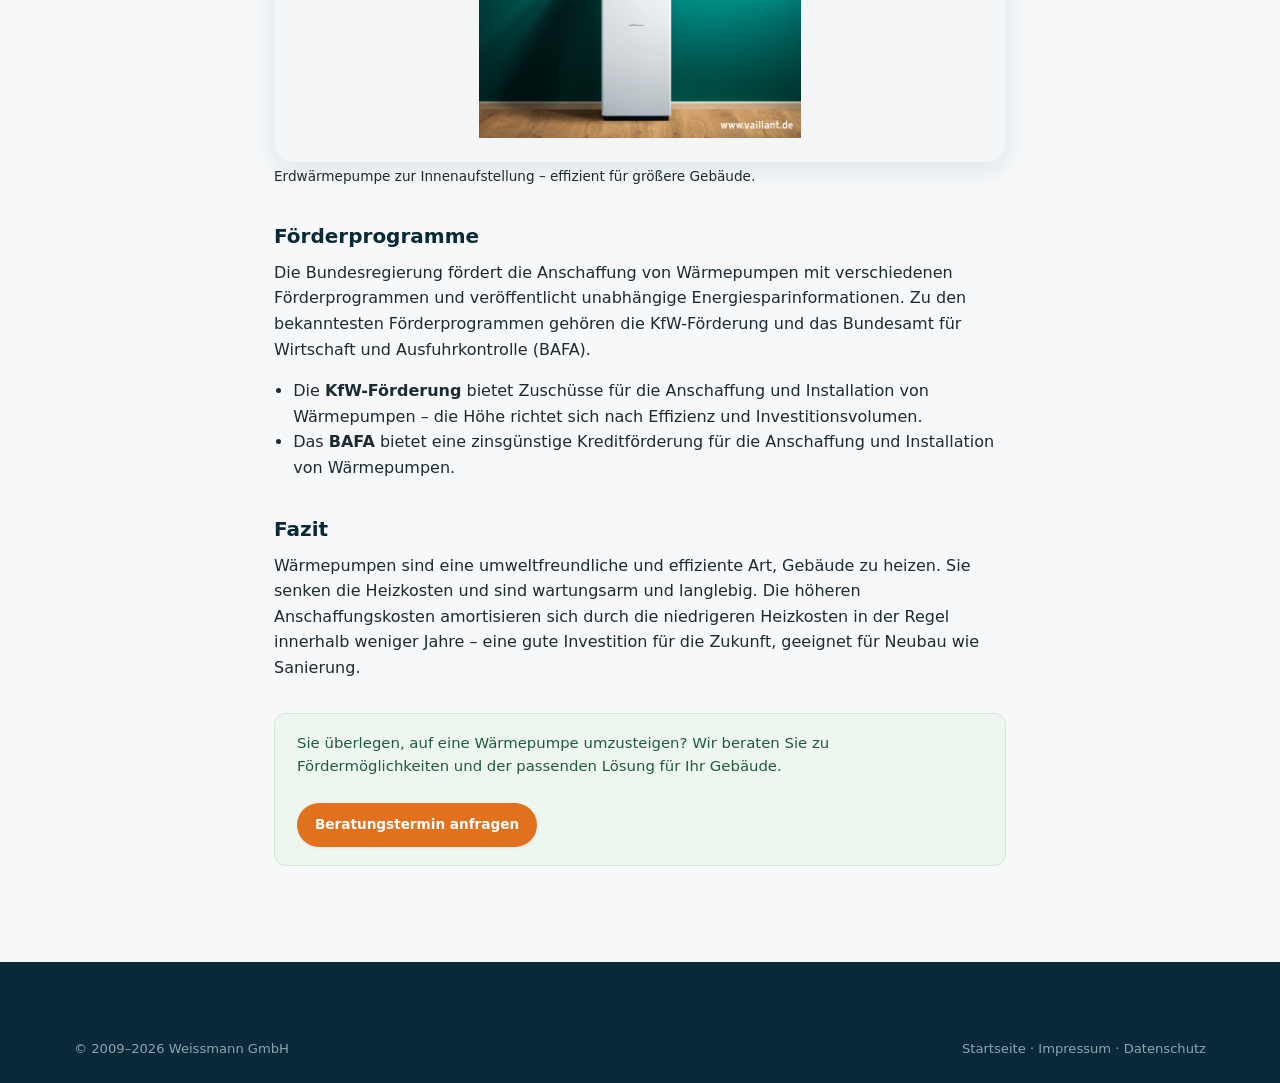
<file: ratgeber-waermepumpe.html>
<!DOCTYPE html>
<html lang="de">
<head>
<meta charset="UTF-8" />
<meta name="viewport" content="width=device-width, initial-scale=1.0" />
<title>Wärmepumpe – Energiesparinformationen | Weissmann GmbH</title>
<meta name="description" content="Wie Wärmepumpen funktionieren, welche Vorteile sie bieten und welche Förderungen (KfW, BAFA) es gibt – der Ratgeber der Weissmann GmbH." />
<meta name="robots" content="index, follow" />
<link rel="icon" href="images/favicon.svg" type="image/svg+xml" />
<link rel="stylesheet" href="css/style.css" />
</head>
<body>
<a class="skip-link" href="index.html#main-content">Zum Inhalt springen</a>

<div class="topbar">
  <div class="container">
    <div class="topbar__links">
      <span>Seit 1967 in Düsseldorf</span>
      <span>Mo–Do 07:00–16:00 Uhr</span>
    </div>
    <div class="topbar__links">
      <a href="tel:+492119053267">☎ 0211 90 53 267</a>
      <a href="mailto:info@weissmann.org">info@weissmann.org</a>
    </div>
  </div>
</div>

<div class="site-header-wrap">
  <header class="site-header">
    <div class="container site-header__logo-row">
      <a href="index.html" class="brand" aria-label="Weissmann GmbH – Startseite">
        <img class="brand__logo" src="images/logo-clean.png" width="739" height="70" alt="Weissmann GmbH – Meisterbetrieb | Wasser | Wärme | Biomasse" />
      </a>
    </div>
  </header>

  <div class="subnav">
    <div class="container subnav__inner">
      <nav class="main-nav" id="mainNav" aria-label="Hauptnavigation">
        <div class="main-nav__close">
          <button type="button" id="navClose" aria-label="Menü schließen">
            <svg viewBox="0 0 24 24" fill="none" stroke="currentColor" stroke-width="2" stroke-linecap="round"><path d="M18 6 6 18M6 6l12 12"/></svg>
          </button>
        </div>
        <ul>
          <li><a href="index.html#leistungen">Leistungen</a></li>

          <li class="has-dropdown">
            <button type="button" class="nav-parent" aria-expanded="false">
              Bad &amp; Sanitär
              <svg viewBox="0 0 24 24" fill="none" stroke="currentColor" stroke-width="2" stroke-linecap="round" stroke-linejoin="round"><path d="m6 9 6 6 6-6"/></svg>
            </button>
            <ul class="dropdown">
              <li><a href="index.html#bad">Bäder aus einer Hand</a></li>
              <li><a href="ratgeber-badsanierung.html">Anleitung Sanierung</a></li>
              <li><a href="ratgeber-trinkwasserguete.html">Trinkwassergüte</a></li>
              <li><a href="ratgeber-frischwassertechnik.html">Frischwassertechnik</a></li>
            </ul>
          </li>

          <li class="has-dropdown">
            <button type="button" class="nav-parent" aria-expanded="false">
              Heiztechnik
              <svg viewBox="0 0 24 24" fill="none" stroke="currentColor" stroke-width="2" stroke-linecap="round" stroke-linejoin="round"><path d="m6 9 6 6 6-6"/></svg>
            </button>
            <ul class="dropdown">
              <li><a href="index.html#heiztechnik">Solarthermie &amp; Heizsysteme</a></li>
              <li><a href="ratgeber-technikinformation.html">Technikinformation</a></li>
              <li><a href="ratgeber-brennwert.html">Brennwert</a></li>
              <li><a href="ratgeber-waermepumpe.html">Wärmepumpe</a></li>
              <li><a href="ratgeber-exergiemaschine.html">Exergiemaschine</a></li>
              <li><a href="ratgeber-energiesparinfos.html">Energiespar-Informationen</a></li>
              <li><a href="ratgeber-sommer.html">Sparen im Sommer</a></li>
              <li><a href="ratgeber-referenzanlagen.html">Referenzanlagen</a></li>
              <li><a href="ratgeber-wartung.html">Wartung</a></li>
              <li><a href="ratgeber-raumregelung.html">Raum-Regelung</a></li>
            </ul>
          </li>

          <li><a href="index.html#biomasse">Biomasse</a></li>

          <li class="has-dropdown">
            <button type="button" class="nav-parent" aria-expanded="false">
              Aktuell (GEG)
              <svg viewBox="0 0 24 24" fill="none" stroke="currentColor" stroke-width="2" stroke-linecap="round" stroke-linejoin="round"><path d="m6 9 6 6 6-6"/></svg>
            </button>
            <ul class="dropdown">
              <li><a href="index.html#aktuell">Gebäudeenergiegesetz</a></li>
              <li><a href="ratgeber-sommer.html">Energiesparen im Sommer</a></li>
            </ul>
          </li>

          <li class="has-dropdown">
            <button type="button" class="nav-parent" aria-expanded="false">
              Über uns
              <svg viewBox="0 0 24 24" fill="none" stroke="currentColor" stroke-width="2" stroke-linecap="round" stroke-linejoin="round"><path d="m6 9 6 6 6-6"/></svg>
            </button>
            <ul class="dropdown">
              <li><a href="index.html#ueber-uns">Unsere Firmenhistorie</a></li>
              <li><a href="index.html#einsatzgebiet">Einsatzgebiet</a></li>
            </ul>
          </li>

          <li><a href="index.html#faq">FAQ</a></li>
          <li><a href="index.html#ratgeber">Ratgeber</a></li>
          <li><a href="index.html#kontakt">Kontakt</a></li>
        </ul>
        <div class="main-nav__cta">
          <a href="tel:+492119053267" class="btn btn--accent btn--block">Jetzt anrufen</a>
          <a href="index.html#kontakt" class="btn btn--outline btn--block">Kontakt aufnehmen</a>
        </div>
      </nav>

      <div class="header-actions">
        <a class="header-phone" href="tel:+492119053267">
          <svg viewBox="0 0 24 24" fill="none" stroke="currentColor" stroke-width="2" stroke-linecap="round" stroke-linejoin="round"><path d="M22 16.92v3a2 2 0 0 1-2.18 2 19.79 19.79 0 0 1-8.63-3.07 19.5 19.5 0 0 1-6-6 19.79 19.79 0 0 1-3.07-8.67A2 2 0 0 1 4.11 2h3a2 2 0 0 1 2 1.72c.127.96.362 1.903.7 2.81a2 2 0 0 1-.45 2.11L8.09 9.91a16 16 0 0 0 6 6l1.27-1.27a2 2 0 0 1 2.11-.45c.907.338 1.85.573 2.81.7A2 2 0 0 1 22 16.92z"/></svg>
          <span>0211 90 53 267</span>
        </a>
        <a href="index.html#kontakt" class="btn btn--accent btn--sm">Kontakt</a>
        <button class="nav-toggle" id="navToggle" aria-label="Menü öffnen" aria-expanded="false" aria-controls="mainNav">
          <svg viewBox="0 0 24 24" fill="none" stroke="currentColor" stroke-width="2" stroke-linecap="round"><path d="M3 6h18M3 12h18M3 18h18"/></svg>
        </button>
      </div>
    </div>
  </div>
</div>

<div class="nav-scrim" id="navScrim"></div>

<main class="legal">
  <a class="back" href="index.html#ratgeber">← Zurück zur Startseite</a>
  <span class="eyebrow">Ratgeber · Heiztechnik</span>
  <h1>Heizen mit Wärmepumpen</h1>
  <p class="updated">Energiesparinformationen der Weissmann GmbH</p>

  <img class="article-photo" src="images/waermepumpe-luft-wasser.jpg" alt="Luft-Wasser-Wärmepumpe (Vaillant aroTHERM plus) an einer Hauswand im Außenbereich" loading="lazy" />
  <p class="article-photo-caption">Luft-Wasser-Wärmepumpe im Außenbereich – kompakt und beliebt bei Einfamilienhäusern.</p>

  <p>Umweltwärmepumpen nutzen die kostenlose Energie aus Luft, Erde oder Wasser, um Gebäude effizient und umweltfreundlich zu beheizen. Sie sind wartungsarm und langlebig. Durch die Nutzung erneuerbarer Energien können sie die Heizkosten deutlich senken.</p>
  <p>Obwohl die Anschaffungskosten anfangs höher sind, amortisieren sie sich in der Regel schnell. Die Wahl der richtigen Wärmepumpe hängt von Faktoren wie Standort, Gebäudegröße und Wärmebedarf ab. Für Einfamilienhäuser sind Luft-Wasser-Wärmepumpen eine beliebte Wahl, da sie relativ günstig und einfach zu installieren sind.</p>

  <h2>Vorteile von Wärmepumpen</h2>
  <ul>
    <li>Umweltfreundlich</li>
    <li>Effizient</li>
    <li>Kostensparend</li>
    <li>Langlebig</li>
    <li>Vielseitig einsetzbar (Heizen und Kühlen)</li>
  </ul>

  <h2>Worauf Sie achten sollten</h2>
  <ul>
    <li><strong>Standort:</strong> Die Umgebung beeinflusst die Effizienz der Wärmepumpe.</li>
    <li><strong>Gebäudegröße:</strong> Der Wärmebedarf bestimmt die Leistung.</li>
    <li><strong>Budget:</strong> Es gibt verschiedene Modelle und Preisklassen.</li>
  </ul>

  <p>Für die Beheizung von Mehrfamilienhäusern oder Gewerbegebäuden sind Erdwärmepumpen oder Grundwasserwärmepumpen die bessere Wahl. Sie sind effizienter als Luft-Wasser-Wärmepumpen und können die Heizkosten weiter senken – allerdings sind sie auch teurer in Anschaffung und Installation.</p>

  <img class="article-photo article-photo--contain" src="images/waermepumpe-erdwaerme.jpg" alt="Erdwärmepumpe (Vaillant geoTHERM) als Innenaufstellung im Heizungsraum" loading="lazy" />
  <p class="article-photo-caption">Erdwärmepumpe zur Innenaufstellung – effizient für größere Gebäude.</p>

  <h2>Förderprogramme</h2>
  <p>Die Bundesregierung fördert die Anschaffung von Wärmepumpen mit verschiedenen Förderprogrammen und veröffentlicht unabhängige Energiesparinformationen. Zu den bekanntesten Förderprogrammen gehören die KfW-Förderung und das Bundesamt für Wirtschaft und Ausfuhrkontrolle (BAFA).</p>
  <ul>
    <li>Die <strong>KfW-Förderung</strong> bietet Zuschüsse für die Anschaffung und Installation von Wärmepumpen – die Höhe richtet sich nach Effizienz und Investitionsvolumen.</li>
    <li>Das <strong>BAFA</strong> bietet eine zinsgünstige Kreditförderung für die Anschaffung und Installation von Wärmepumpen.</li>
  </ul>

  <h2>Fazit</h2>
  <p>Wärmepumpen sind eine umweltfreundliche und effiziente Art, Gebäude zu heizen. Sie senken die Heizkosten und sind wartungsarm und langlebig. Die höheren Anschaffungskosten amortisieren sich durch die niedrigeren Heizkosten in der Regel innerhalb weniger Jahre – eine gute Investition für die Zukunft, geeignet für Neubau wie Sanierung.</p>

  <div class="geg-note" style="margin-top:32px;">
    Sie überlegen, auf eine Wärmepumpe umzusteigen? Wir beraten Sie zu Fördermöglichkeiten und der passenden Lösung für Ihr Gebäude.
    <br /><br />
    <a href="index.html#kontakt" class="btn btn--accent btn--sm">Beratungstermin anfragen</a>
  </div>
</main>

<footer class="site-footer">
  <div class="container footer-bottom">
    <span>© 2009–2026 Weissmann GmbH</span>
    <span><a href="index.html">Startseite</a> · <a href="impressum.html">Impressum</a> · <a href="datenschutz.html">Datenschutz</a></span>
  </div>
</footer>
<script src="js/main.js"></script>
</body>
</html>
</file>
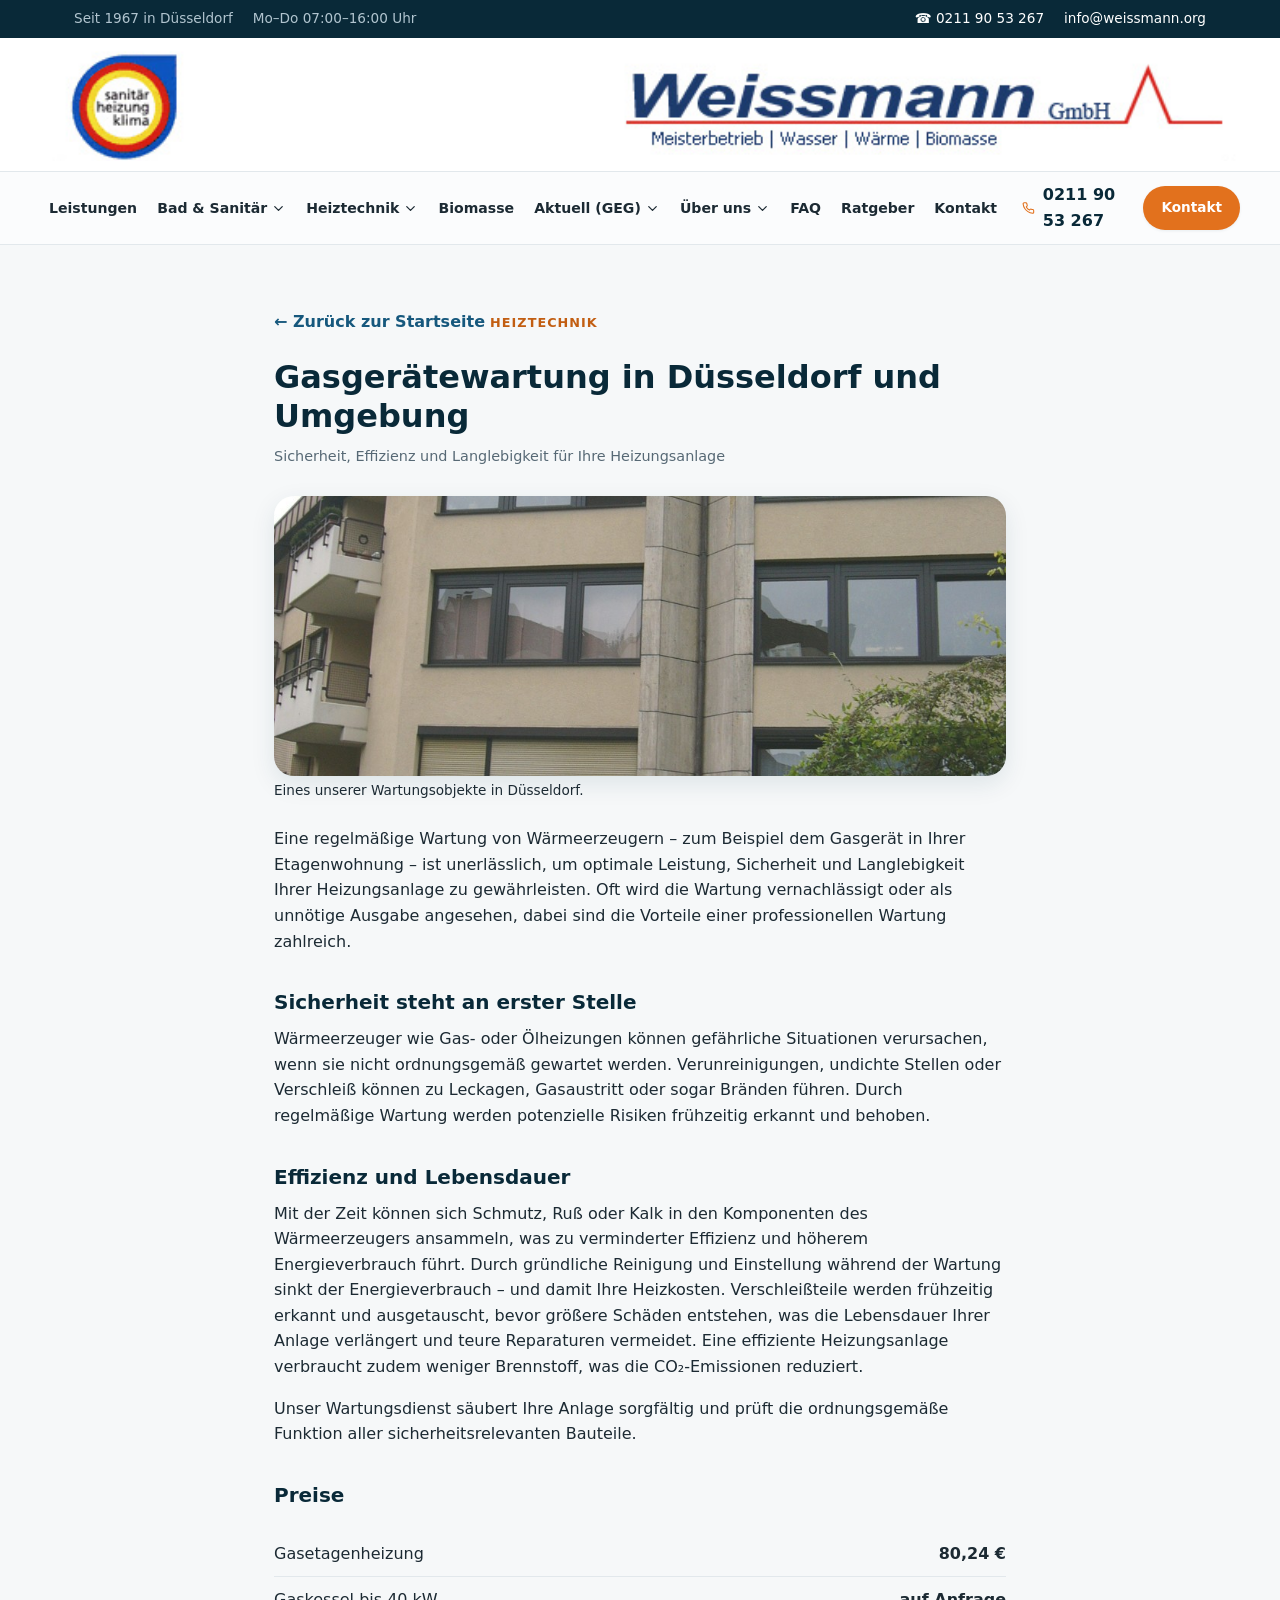
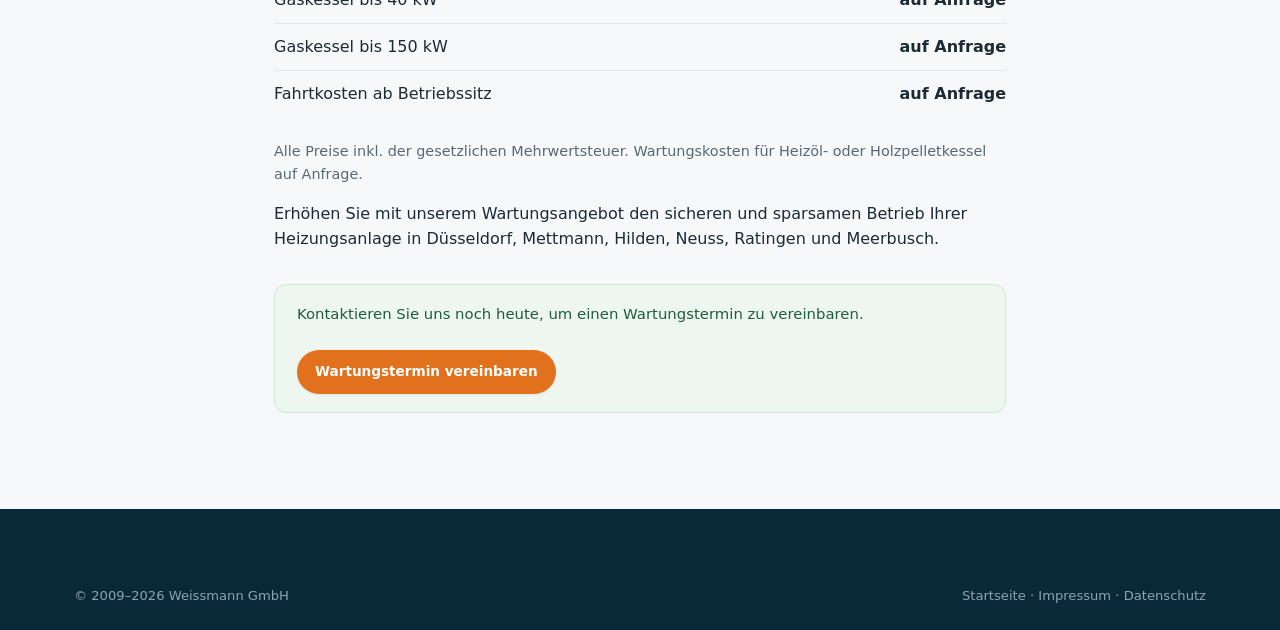
<file: ratgeber-wartung.html>
<!DOCTYPE html>
<html lang="de">
<head>
<meta charset="UTF-8" />
<meta name="viewport" content="width=device-width, initial-scale=1.0" />
<title>Gasgerätewartung | Weissmann GmbH</title>
<meta name="description" content="Sicherheit, Effizienz und Langlebigkeit für Ihre Heizungsanlage – Wartungspreise und Leistungen der Weissmann GmbH." />
<meta name="robots" content="index, follow" />
<link rel="icon" href="images/favicon.svg" type="image/svg+xml" />
<link rel="stylesheet" href="css/style.css" />
</head>
<body>
<a class="skip-link" href="index.html#main-content">Zum Inhalt springen</a>

<div class="topbar">
  <div class="container">
    <div class="topbar__links">
      <span>Seit 1967 in Düsseldorf</span>
      <span>Mo–Do 07:00–16:00 Uhr</span>
    </div>
    <div class="topbar__links">
      <a href="tel:+492119053267">☎ 0211 90 53 267</a>
      <a href="mailto:info@weissmann.org">info@weissmann.org</a>
    </div>
  </div>
</div>

<div class="site-header-wrap">
  <header class="site-header">
    <div class="container site-header__logo-row">
      <a href="index.html" class="brand" aria-label="Weissmann GmbH – Startseite">
        <img class="brand__logo" src="images/logo-clean.png" width="739" height="70" alt="Weissmann GmbH – Meisterbetrieb | Wasser | Wärme | Biomasse" />
      </a>
    </div>
  </header>

  <div class="subnav">
    <div class="container subnav__inner">
      <nav class="main-nav" id="mainNav" aria-label="Hauptnavigation">
        <div class="main-nav__close">
          <button type="button" id="navClose" aria-label="Menü schließen">
            <svg viewBox="0 0 24 24" fill="none" stroke="currentColor" stroke-width="2" stroke-linecap="round"><path d="M18 6 6 18M6 6l12 12"/></svg>
          </button>
        </div>
        <ul>
          <li><a href="index.html#leistungen">Leistungen</a></li>

          <li class="has-dropdown">
            <button type="button" class="nav-parent" aria-expanded="false">
              Bad &amp; Sanitär
              <svg viewBox="0 0 24 24" fill="none" stroke="currentColor" stroke-width="2" stroke-linecap="round" stroke-linejoin="round"><path d="m6 9 6 6 6-6"/></svg>
            </button>
            <ul class="dropdown">
              <li><a href="index.html#bad">Bäder aus einer Hand</a></li>
              <li><a href="ratgeber-badsanierung.html">Anleitung Sanierung</a></li>
              <li><a href="ratgeber-trinkwasserguete.html">Trinkwassergüte</a></li>
              <li><a href="ratgeber-frischwassertechnik.html">Frischwassertechnik</a></li>
            </ul>
          </li>

          <li class="has-dropdown">
            <button type="button" class="nav-parent" aria-expanded="false">
              Heiztechnik
              <svg viewBox="0 0 24 24" fill="none" stroke="currentColor" stroke-width="2" stroke-linecap="round" stroke-linejoin="round"><path d="m6 9 6 6 6-6"/></svg>
            </button>
            <ul class="dropdown">
              <li><a href="index.html#heiztechnik">Solarthermie &amp; Heizsysteme</a></li>
              <li><a href="ratgeber-technikinformation.html">Technikinformation</a></li>
              <li><a href="ratgeber-brennwert.html">Brennwert</a></li>
              <li><a href="ratgeber-waermepumpe.html">Wärmepumpe</a></li>
              <li><a href="ratgeber-exergiemaschine.html">Exergiemaschine</a></li>
              <li><a href="ratgeber-energiesparinfos.html">Energiespar-Informationen</a></li>
              <li><a href="ratgeber-sommer.html">Sparen im Sommer</a></li>
              <li><a href="ratgeber-referenzanlagen.html">Referenzanlagen</a></li>
              <li><a href="ratgeber-wartung.html">Wartung</a></li>
              <li><a href="ratgeber-raumregelung.html">Raum-Regelung</a></li>
            </ul>
          </li>

          <li><a href="index.html#biomasse">Biomasse</a></li>

          <li class="has-dropdown">
            <button type="button" class="nav-parent" aria-expanded="false">
              Aktuell (GEG)
              <svg viewBox="0 0 24 24" fill="none" stroke="currentColor" stroke-width="2" stroke-linecap="round" stroke-linejoin="round"><path d="m6 9 6 6 6-6"/></svg>
            </button>
            <ul class="dropdown">
              <li><a href="index.html#aktuell">Gebäudeenergiegesetz</a></li>
              <li><a href="ratgeber-sommer.html">Energiesparen im Sommer</a></li>
            </ul>
          </li>

          <li class="has-dropdown">
            <button type="button" class="nav-parent" aria-expanded="false">
              Über uns
              <svg viewBox="0 0 24 24" fill="none" stroke="currentColor" stroke-width="2" stroke-linecap="round" stroke-linejoin="round"><path d="m6 9 6 6 6-6"/></svg>
            </button>
            <ul class="dropdown">
              <li><a href="index.html#ueber-uns">Unsere Firmenhistorie</a></li>
              <li><a href="index.html#einsatzgebiet">Einsatzgebiet</a></li>
            </ul>
          </li>

          <li><a href="index.html#faq">FAQ</a></li>
          <li><a href="index.html#ratgeber">Ratgeber</a></li>
          <li><a href="index.html#kontakt">Kontakt</a></li>
        </ul>
        <div class="main-nav__cta">
          <a href="tel:+492119053267" class="btn btn--accent btn--block">Jetzt anrufen</a>
          <a href="index.html#kontakt" class="btn btn--outline btn--block">Kontakt aufnehmen</a>
        </div>
      </nav>

      <div class="header-actions">
        <a class="header-phone" href="tel:+492119053267">
          <svg viewBox="0 0 24 24" fill="none" stroke="currentColor" stroke-width="2" stroke-linecap="round" stroke-linejoin="round"><path d="M22 16.92v3a2 2 0 0 1-2.18 2 19.79 19.79 0 0 1-8.63-3.07 19.5 19.5 0 0 1-6-6 19.79 19.79 0 0 1-3.07-8.67A2 2 0 0 1 4.11 2h3a2 2 0 0 1 2 1.72c.127.96.362 1.903.7 2.81a2 2 0 0 1-.45 2.11L8.09 9.91a16 16 0 0 0 6 6l1.27-1.27a2 2 0 0 1 2.11-.45c.907.338 1.85.573 2.81.7A2 2 0 0 1 22 16.92z"/></svg>
          <span>0211 90 53 267</span>
        </a>
        <a href="index.html#kontakt" class="btn btn--accent btn--sm">Kontakt</a>
        <button class="nav-toggle" id="navToggle" aria-label="Menü öffnen" aria-expanded="false" aria-controls="mainNav">
          <svg viewBox="0 0 24 24" fill="none" stroke="currentColor" stroke-width="2" stroke-linecap="round"><path d="M3 6h18M3 12h18M3 18h18"/></svg>
        </button>
      </div>
    </div>
  </div>
</div>

<div class="nav-scrim" id="navScrim"></div>

<main class="legal">
  <a class="back" href="index.html#heiztechnik">← Zurück zur Startseite</a>
  <span class="eyebrow">Heiztechnik</span>
  <h1>Gasgerätewartung in Düsseldorf und Umgebung</h1>
  <p class="updated">Sicherheit, Effizienz und Langlebigkeit für Ihre Heizungsanlage</p>

  <img class="article-photo" src="images/referenzobjekt-vdi.jpg" alt="Mehrfamilienhaus in Düsseldorf, in dem die Weissmann GmbH die Heizungsanlage wartet" loading="lazy" />
  <p class="article-photo-caption">Eines unserer Wartungsobjekte in Düsseldorf.</p>

  <p>Eine regelmäßige Wartung von Wärmeerzeugern – zum Beispiel dem Gasgerät in Ihrer Etagenwohnung – ist unerlässlich, um optimale Leistung, Sicherheit und Langlebigkeit Ihrer Heizungsanlage zu gewährleisten. Oft wird die Wartung vernachlässigt oder als unnötige Ausgabe angesehen, dabei sind die Vorteile einer professionellen Wartung zahlreich.</p>

  <h2>Sicherheit steht an erster Stelle</h2>
  <p>Wärmeerzeuger wie Gas- oder Ölheizungen können gefährliche Situationen verursachen, wenn sie nicht ordnungsgemäß gewartet werden. Verunreinigungen, undichte Stellen oder Verschleiß können zu Leckagen, Gasaustritt oder sogar Bränden führen. Durch regelmäßige Wartung werden potenzielle Risiken frühzeitig erkannt und behoben.</p>

  <h2>Effizienz und Lebensdauer</h2>
  <p>Mit der Zeit können sich Schmutz, Ruß oder Kalk in den Komponenten des Wärmeerzeugers ansammeln, was zu verminderter Effizienz und höherem Energieverbrauch führt. Durch gründliche Reinigung und Einstellung während der Wartung sinkt der Energieverbrauch – und damit Ihre Heizkosten. Verschleißteile werden frühzeitig erkannt und ausgetauscht, bevor größere Schäden entstehen, was die Lebensdauer Ihrer Anlage verlängert und teure Reparaturen vermeidet. Eine effiziente Heizungsanlage verbraucht zudem weniger Brennstoff, was die CO₂-Emissionen reduziert.</p>

  <p>Unser Wartungsdienst säubert Ihre Anlage sorgfältig und prüft die ordnungsgemäße Funktion aller sicherheitsrelevanten Bauteile.</p>

  <h2>Preise</h2>
  <table style="width:100%; border-collapse: collapse; margin: 1.5em 0;">
    <tbody>
      <tr style="border-bottom: 1px solid var(--color-border);">
        <td style="padding: 10px 0;">Gasetagenheizung</td>
        <td style="padding: 10px 0; text-align:right; font-weight:700;">80,24 €</td>
      </tr>
      <tr style="border-bottom: 1px solid var(--color-border);">
        <td style="padding: 10px 0;">Gaskessel bis 40 kW</td>
        <td style="padding: 10px 0; text-align:right; font-weight:700;">auf Anfrage</td>
      </tr>
      <tr style="border-bottom: 1px solid var(--color-border);">
        <td style="padding: 10px 0;">Gaskessel bis 150 kW</td>
        <td style="padding: 10px 0; text-align:right; font-weight:700;">auf Anfrage</td>
      </tr>
      <tr>
        <td style="padding: 10px 0;">Fahrtkosten ab Betriebssitz</td>
        <td style="padding: 10px 0; text-align:right; font-weight:700;">auf Anfrage</td>
      </tr>
    </tbody>
  </table>
  <p style="font-size:0.9rem; color:var(--color-text-muted);">Alle Preise inkl. der gesetzlichen Mehrwertsteuer. Wartungskosten für Heizöl- oder Holzpelletkessel auf Anfrage.</p>

  <p>Erhöhen Sie mit unserem Wartungsangebot den sicheren und sparsamen Betrieb Ihrer Heizungsanlage in Düsseldorf, Mettmann, Hilden, Neuss, Ratingen und Meerbusch.</p>

  <div class="geg-note" style="margin-top:32px;">
    Kontaktieren Sie uns noch heute, um einen Wartungstermin zu vereinbaren.
    <br /><br />
    <a href="index.html#kontakt" class="btn btn--accent btn--sm">Wartungstermin vereinbaren</a>
  </div>
</main>

<footer class="site-footer">
  <div class="container footer-bottom">
    <span>© 2009–2026 Weissmann GmbH</span>
    <span><a href="index.html">Startseite</a> · <a href="impressum.html">Impressum</a> · <a href="datenschutz.html">Datenschutz</a></span>
  </div>
</footer>
<script src="js/main.js"></script>
</body>
</html>
</file>
<file: css/style.css>
/* ===========================================================
   Weissmann GmbH — Heizung · Sanitär · Biomasse
   =========================================================== */

:root {
  --color-primary: #0e3a53;
  --color-primary-dark: #092938;
  --color-primary-light: #16587d;
  --color-accent: #e2711d;
  --color-accent-dark: #c25e12;
  --color-eco: #2f8f5b;
  --color-bg: #f6f8f9;
  --color-surface: #ffffff;
  --color-text: #1c2a33;
  --color-text-muted: #576975;
  --color-border: #e2e8ec;

  --font-base: "Segoe UI", system-ui, -apple-system, Roboto, Helvetica, Arial, sans-serif;

  --radius-sm: 6px;
  --radius-md: 12px;
  --radius-lg: 20px;

  --shadow-sm: 0 1px 3px rgba(14, 58, 83, 0.08);
  --shadow-md: 0 8px 24px rgba(14, 58, 83, 0.10);
  --shadow-lg: 0 20px 45px rgba(14, 58, 83, 0.16);

  --container: 1180px;
}

*, *::before, *::after { box-sizing: border-box; }

html {
  scroll-behavior: smooth;
  scroll-padding-top: 88px;
}

body {
  margin: 0;
  font-family: var(--font-base);
  color: var(--color-text);
  background: var(--color-bg);
  line-height: 1.6;
  -webkit-font-smoothing: antialiased;
}

img { max-width: 100%; display: block; }

a { color: var(--color-primary-light); text-decoration: none; }
a:hover { text-decoration: underline; }

h1, h2, h3, h4 {
  font-weight: 700;
  line-height: 1.2;
  color: var(--color-primary-dark);
  margin: 0 0 0.6em;
}

h2 { font-size: clamp(1.6rem, 1.3rem + 1.2vw, 2.3rem); }
h3 { font-size: clamp(1.15rem, 1.05rem + 0.4vw, 1.4rem); }

p { margin: 0 0 1em; }

.container {
  width: 100%;
  max-width: var(--container);
  margin-inline: auto;
  padding-inline: 24px;
}

.section { padding: 72px 0; }
.section--tight { padding: 48px 0; }
.section--muted { background: var(--color-surface); border-block: 1px solid var(--color-border); }

.eyebrow {
  display: inline-block;
  font-size: 0.8rem;
  font-weight: 700;
  letter-spacing: 0.08em;
  text-transform: uppercase;
  color: var(--color-accent-dark);
  margin-bottom: 10px;
}

.section-head {
  max-width: 700px;
  margin: 0 0 40px;
}
.section-head p { color: var(--color-text-muted); }
.section-head.center { margin-inline: auto; text-align: center; }

/* Skip link */
.skip-link {
  position: absolute;
  left: -999px;
  top: 0;
  background: var(--color-accent);
  color: #fff;
  padding: 10px 16px;
  z-index: 1000;
  border-radius: 0 0 var(--radius-sm) 0;
}
.skip-link:focus {
  left: 0;
}

/* ===== Top utility bar ===== */
.topbar {
  background: var(--color-primary-dark);
  color: #cfe0ea;
  font-size: 0.85rem;
}
.topbar .container {
  display: flex;
  justify-content: space-between;
  align-items: center;
  gap: 12px;
  padding-block: 8px;
  flex-wrap: wrap;
}
.topbar a { color: #fff; }
.topbar__links { display: flex; gap: 20px; flex-wrap: wrap; }
.topbar__links span { opacity: 0.85; }

/* ===== Header / Nav ===== */
.site-header-wrap {
  position: sticky;
  top: 0;
  z-index: 300;
}

.site-header {
  background: #fff;
  border-bottom: 1px solid var(--color-border);
}
.site-header__logo-row {
  display: block;
  padding-block: 10px;
  max-width: 100%;
  padding-inline: 40px;
}

.subnav {
  background: #fbfcfd;
  border-bottom: 1px solid var(--color-border);
}
.subnav__inner {
  display: flex;
  align-items: center;
  justify-content: space-between;
  gap: 16px;
  padding-block: 10px;
  max-width: 100%;
  padding-inline: 40px;
}

.brand {
  display: block;
  color: var(--color-primary-dark);
}
.brand:hover { text-decoration: none; }
.brand__logo {
  width: 100%;
  height: auto;
  aspect-ratio: 739 / 70;
  display: block;
}
.brand__name { font-weight: 800; font-size: 1.15rem; }

.main-nav ul {
  list-style: none;
  display: flex;
  flex-wrap: nowrap;
  align-items: center;
  gap: 2px;
  margin: 0;
  padding: 0;
}
.main-nav ul li {
  display: flex;
  align-items: center;
}
.main-nav a {
  color: var(--color-text);
  font-weight: 600;
  font-size: 0.88rem;
  line-height: 1;
  padding: 10px 9px;
  border-radius: var(--radius-sm);
  white-space: nowrap;
}
.main-nav a:hover { background: var(--color-bg); text-decoration: none; color: var(--color-primary); }

/* Dropdown / submenu items */
.main-nav ul li.has-dropdown {
  position: relative;
  flex-direction: column;
  align-items: flex-start;
}
.nav-parent {
  display: inline-flex;
  align-items: center;
  gap: 4px;
  background: none;
  border: none;
  font: inherit;
  color: var(--color-text);
  font-weight: 600;
  font-size: 0.88rem;
  line-height: 1;
  padding: 10px 9px;
  border-radius: var(--radius-sm);
  white-space: nowrap;
  cursor: pointer;
}
.nav-parent:hover { background: var(--color-bg); color: var(--color-primary); }
.nav-parent svg { width: 15px; height: 15px; transition: transform 0.2s ease; flex-shrink: 0; }
.has-dropdown.open > .nav-parent svg { transform: rotate(180deg); }

.main-nav ul.dropdown {
  list-style: none;
  margin: 0;
  padding: 8px;
  position: absolute;
  top: 100%;
  left: 0;
  background: #fff;
  border: 1px solid var(--color-border);
  border-radius: var(--radius-md);
  box-shadow: var(--shadow-md);
  min-width: 240px;
  display: none;
  flex-direction: column;
  z-index: 50;
}
.has-dropdown.open > .dropdown {
  display: block;
}
.dropdown a {
  display: block;
  padding: 10px 12px;
  border-radius: var(--radius-sm);
  font-size: 0.88rem;
  font-weight: 600;
  white-space: normal;
  color: var(--color-text);
}
.dropdown a:hover { background: var(--color-bg); color: var(--color-primary); text-decoration: none; }

.main-nav__close,
.main-nav__cta {
  display: none;
}
.nav-scrim { display: none; }

.header-actions { display: flex; align-items: center; gap: 12px; }

.btn {
  display: inline-flex;
  align-items: center;
  gap: 8px;
  padding: 12px 22px;
  border-radius: 999px;
  font-weight: 700;
  font-size: 0.95rem;
  border: 2px solid transparent;
  cursor: pointer;
  transition: transform 0.15s ease, box-shadow 0.15s ease, background 0.15s ease;
  white-space: nowrap;
}
.btn:hover { text-decoration: none; transform: translateY(-1px); }
.btn svg { width: 18px; height: 18px; flex-shrink: 0; }

.btn--accent { background: var(--color-accent); color: #fff; box-shadow: var(--shadow-sm); }
.btn--accent:hover { background: var(--color-accent-dark); box-shadow: var(--shadow-md); }

.btn--outline { background: transparent; border-color: var(--color-primary); color: var(--color-primary); }
.btn--outline:hover { background: var(--color-primary); color: #fff; }

.btn--ghost { background: var(--color-bg); color: var(--color-primary-dark); }
.btn--ghost:hover { background: var(--color-border); }

.btn--sm { padding: 9px 16px; font-size: 0.85rem; }
.btn--block { width: 100%; justify-content: center; }

.header-phone {
  display: flex;
  align-items: center;
  gap: 8px;
  color: var(--color-primary-dark);
  font-weight: 700;
}
.header-phone svg { width: 20px; height: 20px; color: var(--color-accent); }

.nav-toggle {
  display: none;
  background: var(--color-bg);
  border: 1px solid var(--color-border);
  border-radius: var(--radius-sm);
  padding: 9px 10px;
  cursor: pointer;
}
.nav-toggle svg { width: 22px; height: 22px; color: var(--color-primary-dark); }

/* ===== Hero ===== */
.hero {
  background:
    linear-gradient(120deg, rgba(9,41,56,0.92) 0%, rgba(14,58,83,0.86) 55%, rgba(22,88,125,0.75) 100%),
    url("../images/bad-dusche.png") center/cover no-repeat;
  color: #fff;
  position: relative;
}
.hero .container {
  padding-block: 88px 96px;
  display: grid;
  grid-template-columns: 1.15fr 0.85fr;
  gap: 48px;
  align-items: center;
}
.hero__badge {
  display: inline-flex;
  align-items: center;
  gap: 8px;
  background: rgba(255,255,255,0.12);
  border: 1px solid rgba(255,255,255,0.25);
  padding: 6px 14px;
  border-radius: 999px;
  font-size: 0.82rem;
  font-weight: 600;
  margin-bottom: 20px;
}
.hero h1 {
  color: #fff;
  font-size: clamp(2rem, 1.5rem + 2.2vw, 3.1rem);
  margin-bottom: 18px;
}
.hero h1 span { color: #ffd7a8; }
.hero p.lead {
  font-size: 1.1rem;
  color: #dbe8ee;
  max-width: 52ch;
  margin-bottom: 28px;
}
.hero__actions { display: flex; gap: 14px; flex-wrap: wrap; margin-bottom: 40px; }

.hero__stats {
  display: grid;
  grid-template-columns: repeat(3, 1fr);
  gap: 18px;
  max-width: 480px;
}
.hero__stats div { border-left: 3px solid var(--color-accent); padding-left: 12px; }
.hero__stats strong { display: block; font-size: 1.5rem; }
.hero__stats span { font-size: 0.8rem; color: #cfe0ea; }

.hero__card {
  background: rgba(255,255,255,0.97);
  color: var(--color-text);
  border-radius: var(--radius-lg);
  padding: 28px;
  box-shadow: var(--shadow-lg);
}
.hero__card h3 { margin-bottom: 4px; }
.hero__card .muted { color: var(--color-text-muted); font-size: 0.9rem; margin-bottom: 20px; }
.hero__card ul { list-style: none; margin: 0 0 22px; padding: 0; display: grid; gap: 12px; }
.hero__card li { display: flex; gap: 10px; align-items: flex-start; font-size: 0.95rem; }
.hero__card li svg { width: 20px; height: 20px; color: var(--color-eco); flex-shrink: 0; margin-top: 1px; }

/* ===== Services ===== */
.cards-3 {
  display: grid;
  grid-template-columns: repeat(3, 1fr);
  gap: 24px;
}
.service-card {
  background: var(--color-surface);
  border: 1px solid var(--color-border);
  border-radius: var(--radius-lg);
  padding: 30px;
  box-shadow: var(--shadow-sm);
  transition: box-shadow 0.2s ease, transform 0.2s ease;
  display: flex;
  flex-direction: column;
}
.service-card:hover { box-shadow: var(--shadow-md); transform: translateY(-3px); }
.service-card__icon {
  width: 54px;
  height: 54px;
  border-radius: var(--radius-md);
  display: flex;
  align-items: center;
  justify-content: center;
  margin-bottom: 18px;
}
.service-card__icon svg { width: 28px; height: 28px; }
.service-card.blue .service-card__icon { background: #e6f0f5; color: var(--color-primary); }
.service-card.orange .service-card__icon { background: #fdece0; color: var(--color-accent-dark); }
.service-card.green .service-card__icon { background: #e5f4ec; color: var(--color-eco); }
.service-card p { color: var(--color-text-muted); flex-grow: 1; }
.service-card .btn { margin-top: 12px; align-self: flex-start; }

/* Leistungen checklist */
.checklist {
  list-style: none;
  margin: 0;
  padding: 0;
  display: grid;
  grid-template-columns: repeat(2, 1fr);
  gap: 12px 28px;
}
.checklist li {
  display: flex;
  gap: 10px;
  align-items: flex-start;
  padding: 10px 0;
  border-bottom: 1px dashed var(--color-border);
}
.checklist svg { width: 20px; height: 20px; color: var(--color-eco); flex-shrink: 0; margin-top: 2px; }

/* ===== Feature split rows ===== */
.split {
  display: grid;
  grid-template-columns: 1fr 1fr;
  gap: 56px;
  align-items: center;
}
.split.reverse .split__media { order: 2; }
.split__media img {
  border-radius: var(--radius-lg);
  box-shadow: var(--shadow-md);
  width: 100%;
  aspect-ratio: 4/3.2;
  object-fit: cover;
}
.split__media--placeholder {
  border-radius: var(--radius-lg);
  box-shadow: var(--shadow-md);
  aspect-ratio: 4/3.2;
  display: flex;
  align-items: center;
  justify-content: center;
  color: #fff;
}
.split__media--placeholder svg { width: 96px; height: 96px; opacity: 0.9; }
.grad-blue { background: linear-gradient(155deg, var(--color-primary) 0%, var(--color-primary-light) 100%); }
.grad-green { background: linear-gradient(155deg, #1f6b45 0%, var(--color-eco) 100%); }
.grad-orange { background: linear-gradient(155deg, var(--color-accent-dark) 0%, var(--color-accent) 100%); }

.article-banner {
  border-radius: var(--radius-lg);
  box-shadow: var(--shadow-md);
  height: 160px;
  display: flex;
  align-items: center;
  justify-content: center;
  color: #fff;
  margin: 24px 0 8px;
}
.article-banner svg { width: 64px; height: 64px; opacity: 0.9; }

.article-photo {
  width: 100%;
  height: 280px;
  object-fit: cover;
  border-radius: var(--radius-lg);
  box-shadow: var(--shadow-md);
  margin: 24px 0 8px;
  display: block;
}
.article-photo--contain {
  object-fit: contain;
  background: #f3f5f7;
  padding: 24px;
  box-sizing: border-box;
}
.article-photo-caption {
  font-size: 0.85rem;
  color: var(--color-text-muted);
  margin-top: -4px;
  margin-bottom: 24px;
}
.article-photo-row {
  display: grid;
  grid-template-columns: 1fr 1fr;
  gap: 16px;
  margin: 24px 0 8px;
}
.article-photo-row img {
  width: 100%;
  height: 220px;
  object-fit: cover;
  border-radius: var(--radius-lg);
  box-shadow: var(--shadow-md);
  display: block;
}
@media (max-width: 640px) {
  .article-photo-row { grid-template-columns: 1fr; }
}

.fact-row {
  display: flex;
  gap: 16px;
  margin-top: 24px;
  flex-wrap: wrap;
}
.fact {
  background: var(--color-bg);
  border-radius: var(--radius-md);
  padding: 14px 18px;
  min-width: 130px;
}
.fact strong { display: block; font-size: 1.3rem; color: var(--color-primary); }
.fact span { font-size: 0.8rem; color: var(--color-text-muted); }

.tag-list { display: flex; flex-wrap: wrap; gap: 10px; margin: 18px 0; }
.tag {
  background: #e6f0f5;
  color: var(--color-primary);
  font-size: 0.85rem;
  font-weight: 600;
  padding: 7px 14px;
  border-radius: 999px;
}

/* ===== GEG / Aktuelles ===== */
.geg-grid {
  display: grid;
  grid-template-columns: repeat(auto-fit, minmax(260px, 1fr));
  gap: 20px;
}
.geg-card {
  background: var(--color-surface);
  border: 1px solid var(--color-border);
  border-left: 4px solid var(--color-accent);
  border-radius: var(--radius-md);
  padding: 22px;
  box-shadow: var(--shadow-sm);
}
.geg-card h4 { margin-bottom: 8px; font-size: 1.05rem; }
.geg-card p { color: var(--color-text-muted); font-size: 0.93rem; margin-bottom: 0; }
.geg-note {
  margin-top: 24px;
  background: #eef6f0;
  border: 1px solid #cfe7d7;
  border-radius: var(--radius-md);
  padding: 18px 22px;
  color: #1f5c3a;
  font-size: 0.93rem;
}

/* ===== About / History ===== */
.about-refs {
  display: flex;
  gap: 14px;
  flex-wrap: wrap;
  margin-top: 10px;
}
.about-refs .tag { background: #fdece0; color: var(--color-accent-dark); }

.area-list {
  list-style: none;
  margin: 16px 0 0;
  padding: 0;
  display: flex;
  flex-wrap: wrap;
  gap: 10px;
}
.area-list li {
  background: var(--color-bg);
  border: 1px solid var(--color-border);
  padding: 8px 14px;
  border-radius: 999px;
  font-size: 0.88rem;
  font-weight: 600;
  color: var(--color-primary-dark);
}

/* ===== Partners ===== */
.partner-grid {
  display: grid;
  grid-template-columns: repeat(auto-fit, minmax(180px, 1fr));
  gap: 16px;
}
.partner-chip {
  display: flex;
  flex-direction: column;
  align-items: center;
  justify-content: center;
  gap: 12px;
  background: var(--color-surface);
  border: 1px solid var(--color-border);
  border-radius: var(--radius-md);
  padding: 20px;
  text-align: center;
  transition: box-shadow 0.2s ease, transform 0.2s ease, border-color 0.2s ease;
}
.partner-chip:hover {
  box-shadow: var(--shadow-md);
  transform: translateY(-2px);
  border-color: var(--color-primary-light);
  text-decoration: none;
}
.partner-chip img {
  max-width: 100%;
  max-height: 40px;
  width: auto;
  object-fit: contain;
}
.partner-chip strong { display: block; font-size: 1.05rem; color: var(--color-primary-dark); }
.partner-chip span { font-size: 0.82rem; color: var(--color-text-muted); }

/* ===== FAQ ===== */
.faq {
  max-width: 820px;
  margin: 0 auto;
  display: grid;
  gap: 14px;
}
.faq-item {
  background: var(--color-surface);
  border: 1px solid var(--color-border);
  border-radius: var(--radius-md);
  overflow: hidden;
}
.faq-item__q {
  width: 100%;
  display: flex;
  align-items: center;
  justify-content: space-between;
  gap: 12px;
  background: none;
  border: none;
  text-align: left;
  padding: 18px 22px;
  font-weight: 700;
  font-size: 1rem;
  color: var(--color-primary-dark);
  cursor: pointer;
}
.faq-item__q svg { width: 20px; height: 20px; flex-shrink: 0; transition: transform 0.2s ease; color: var(--color-accent); }
.faq-item[open] .faq-item__q svg { transform: rotate(180deg); }
.faq-item__a { padding: 0 22px 20px; color: var(--color-text-muted); }
.faq-item summary { list-style: none; }
.faq-item summary::-webkit-details-marker { display: none; }

/* ===== Contact ===== */
.contact-grid {
  display: grid;
  grid-template-columns: 1fr 1fr;
  gap: 40px;
  align-items: start;
}
.contact-info {
  display: grid;
  gap: 18px;
}
.contact-item {
  display: flex;
  gap: 16px;
  align-items: flex-start;
  background: var(--color-surface);
  border: 1px solid var(--color-border);
  border-radius: var(--radius-md);
  padding: 18px 20px;
}
.contact-item__icon {
  width: 44px;
  height: 44px;
  border-radius: var(--radius-sm);
  background: #e6f0f5;
  color: var(--color-primary);
  display: flex;
  align-items: center;
  justify-content: center;
  flex-shrink: 0;
}
.contact-item__icon svg { width: 22px; height: 22px; }
.contact-item h4 { margin-bottom: 4px; font-size: 1rem; }
.contact-item p { margin: 0; color: var(--color-text-muted); font-size: 0.93rem; }
.contact-item a { color: var(--color-primary-dark); font-weight: 700; }

.map-wrap {
  border-radius: var(--radius-lg);
  overflow: hidden;
  box-shadow: var(--shadow-md);
  border: 1px solid var(--color-border);
}
.map-wrap iframe { width: 100%; height: 340px; border: 0; display: block; }

/* ===== CTA band ===== */
.cta-band {
  background: linear-gradient(120deg, var(--color-primary-dark), var(--color-primary));
  color: #fff;
  text-align: center;
  padding: 56px 0;
}
.cta-band h2 { color: #fff; }
.cta-band p { color: #cfe0ea; max-width: 60ch; margin-inline: auto 1.4em; }
.cta-band .hero__actions { justify-content: center; }

/* ===== Footer ===== */
.site-footer {
  background: var(--color-primary-dark);
  color: #b9cbd6;
  padding: 56px 0 24px;
  font-size: 0.9rem;
}
.footer-grid {
  display: grid;
  grid-template-columns: 1.4fr 1fr 1fr 1fr;
  gap: 36px;
  padding-bottom: 32px;
  border-bottom: 1px solid rgba(255,255,255,0.12);
}
.site-footer h5 {
  color: #fff;
  font-size: 0.85rem;
  letter-spacing: 0.05em;
  text-transform: uppercase;
  margin-bottom: 14px;
}
.site-footer ul { list-style: none; margin: 0; padding: 0; display: grid; gap: 9px; }
.site-footer a { color: #b9cbd6; }
.site-footer a:hover { color: #fff; }
.footer-brand p { color: #9fb4c1; max-width: 34ch; }
.footer-bottom {
  display: flex;
  justify-content: space-between;
  align-items: center;
  flex-wrap: wrap;
  gap: 10px;
  padding-top: 20px;
  font-size: 0.82rem;
  color: #8fa4b1;
}
.footer-bottom a { color: #8fa4b1; }

/* ===== Legal pages ===== */
.legal {
  max-width: 780px;
  margin: 0 auto;
  padding: 64px 24px 96px;
}
.legal h1 { margin-bottom: 0.3em; }
.legal .updated { color: var(--color-text-muted); font-size: 0.9rem; margin-bottom: 2em; }
.legal h2 { font-size: 1.25rem; margin-top: 1.8em; }
.legal p, .legal li { color: var(--color-text); }
.legal ul { padding-left: 1.2em; }
.legal a.back { display: inline-flex; align-items: center; gap: 6px; margin-bottom: 24px; font-weight: 600; }

/* ===== Responsive ===== */
@media (max-width: 980px) {
  .main-nav { display: none; }
  .nav-toggle { display: inline-flex; }
  .header-phone span { display: none; }
  .site-header__logo-row,
  .subnav__inner { padding-inline: 20px; }
  .subnav__inner { justify-content: flex-end; }
  .hero .container { grid-template-columns: 1fr; }
  .cards-3 { grid-template-columns: 1fr; }
  .split { grid-template-columns: 1fr; gap: 32px; }
  .split.reverse .split__media { order: 0; }
  .contact-grid { grid-template-columns: 1fr; }
  .footer-grid { grid-template-columns: 1fr 1fr; }
  .checklist { grid-template-columns: 1fr; }
  .topbar .container { justify-content: center; text-align: center; }
}

@media (max-width: 980px) {
  .main-nav {
    display: block;
    position: fixed;
    inset: 0 0 0 auto;
    width: min(320px, 85vw);
    background: #fff;
    box-shadow: -10px 0 30px rgba(0,0,0,0.15);
    padding: 24px;
    transform: translateX(100%);
    transition: transform 0.25s ease;
    z-index: 200;
    overflow-y: auto;
  }
  .main-nav.open { transform: translateX(0) !important; }
  .main-nav ul { flex-direction: column; gap: 4px; }
  .main-nav a { display: block; padding: 14px 12px; font-size: 1.05rem; }

  /* Dropdowns become inline accordions on mobile */
  .nav-parent {
    display: flex;
    width: 100%;
    justify-content: space-between;
    padding: 14px 12px;
    font-size: 1.05rem;
  }
  .has-dropdown.open > .dropdown {
    display: block;
  }
  .main-nav ul.dropdown {
    position: static;
    display: none;
    box-shadow: none;
    border: none;
    background: var(--color-bg);
    margin: 2px 0 6px;
    padding: 4px;
    min-width: 0;
  }
  .dropdown a { padding: 12px 14px; font-size: 0.98rem; }
  .nav-scrim {
    display: none;
    position: fixed;
    inset: 0;
    background: rgba(9,41,56,0.45);
    z-index: 150;
  }
  .nav-scrim.open { display: block; }
  .main-nav__close {
    display: flex;
    justify-content: flex-end;
    margin-bottom: 12px;
  }
  .main-nav a { white-space: normal; }
  .main-nav__close button {
    background: var(--color-bg);
    border: 1px solid var(--color-border);
    border-radius: var(--radius-sm);
    padding: 8px;
    cursor: pointer;
  }
  .main-nav__close svg { width: 20px; height: 20px; }
  .main-nav__cta { margin-top: 18px; display: grid; gap: 10px; }
}

@media (max-width: 640px) {
  .section { padding: 52px 0; }
  .hero .container { padding-block: 56px 64px; }
  .hero__stats { grid-template-columns: 1fr; gap: 10px; }
  .footer-grid { grid-template-columns: 1fr; gap: 26px; }
  .topbar__links { justify-content: center; }
}
</file>
